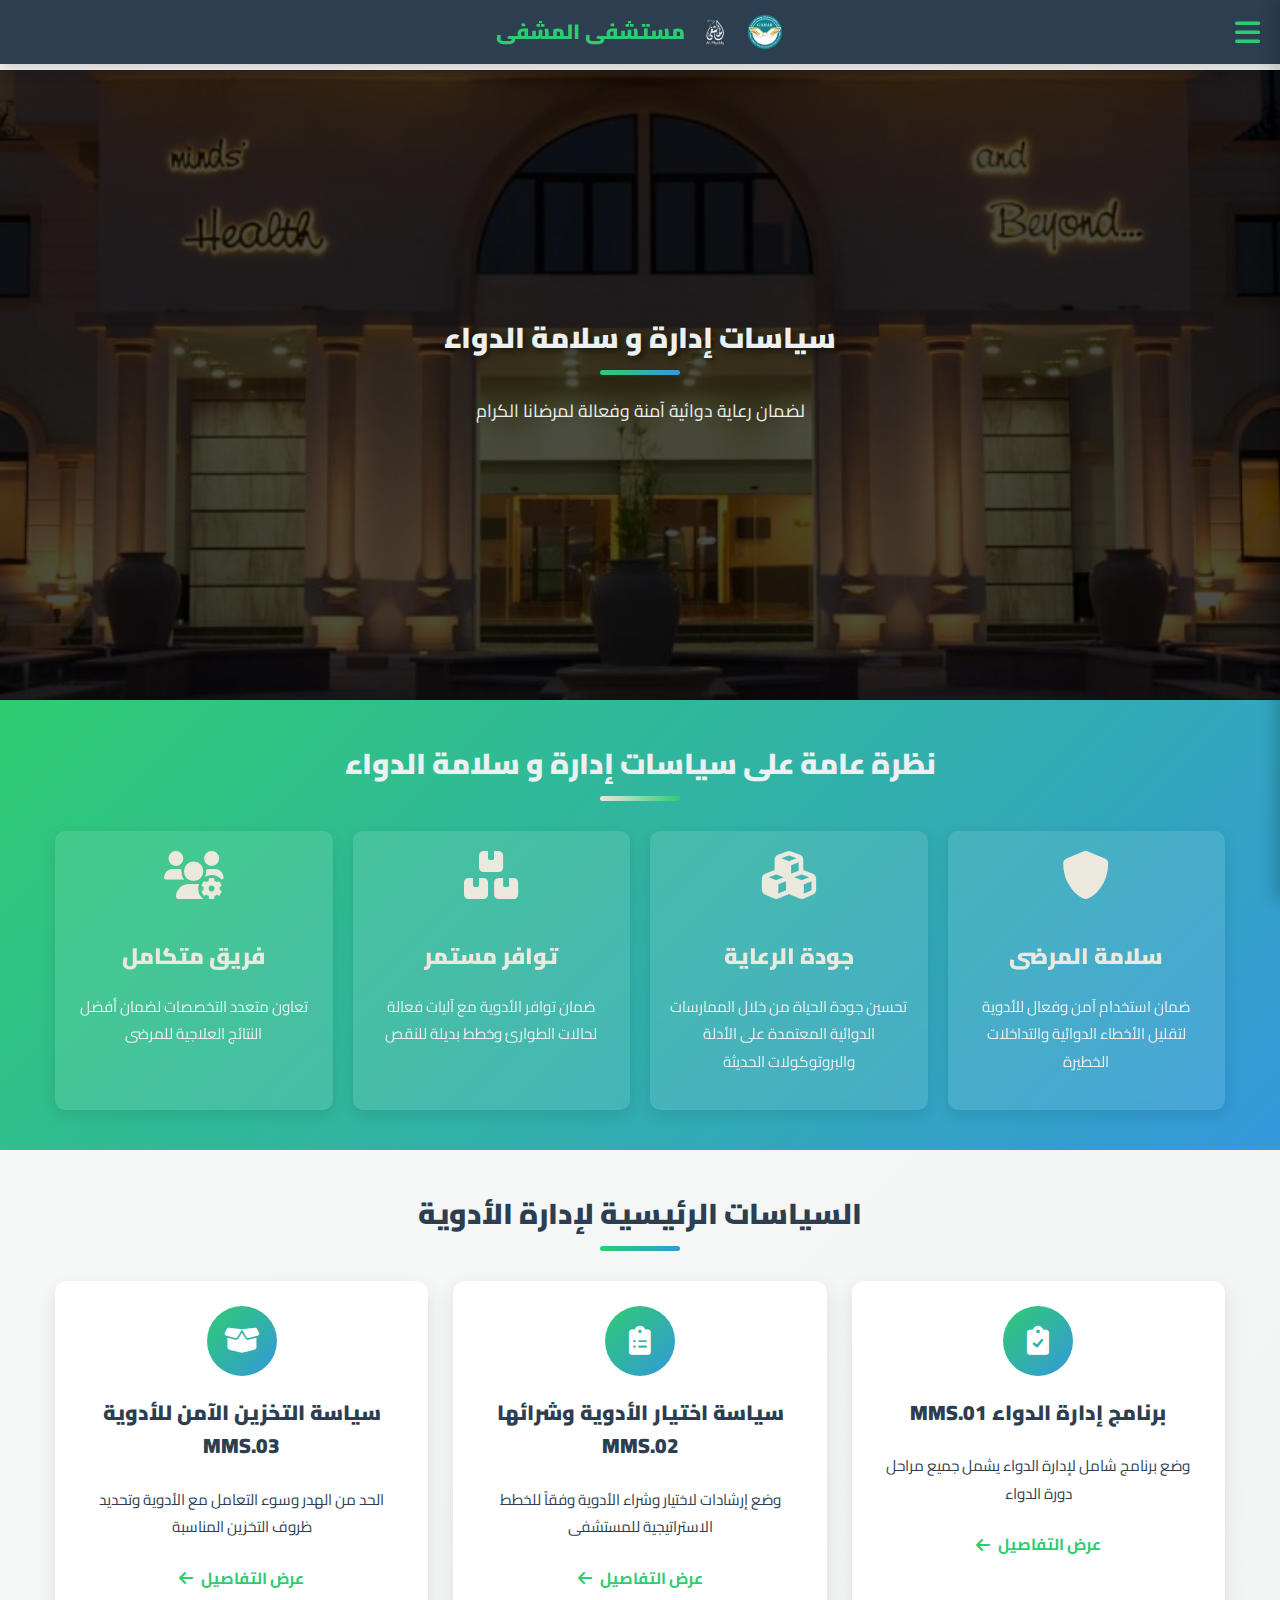
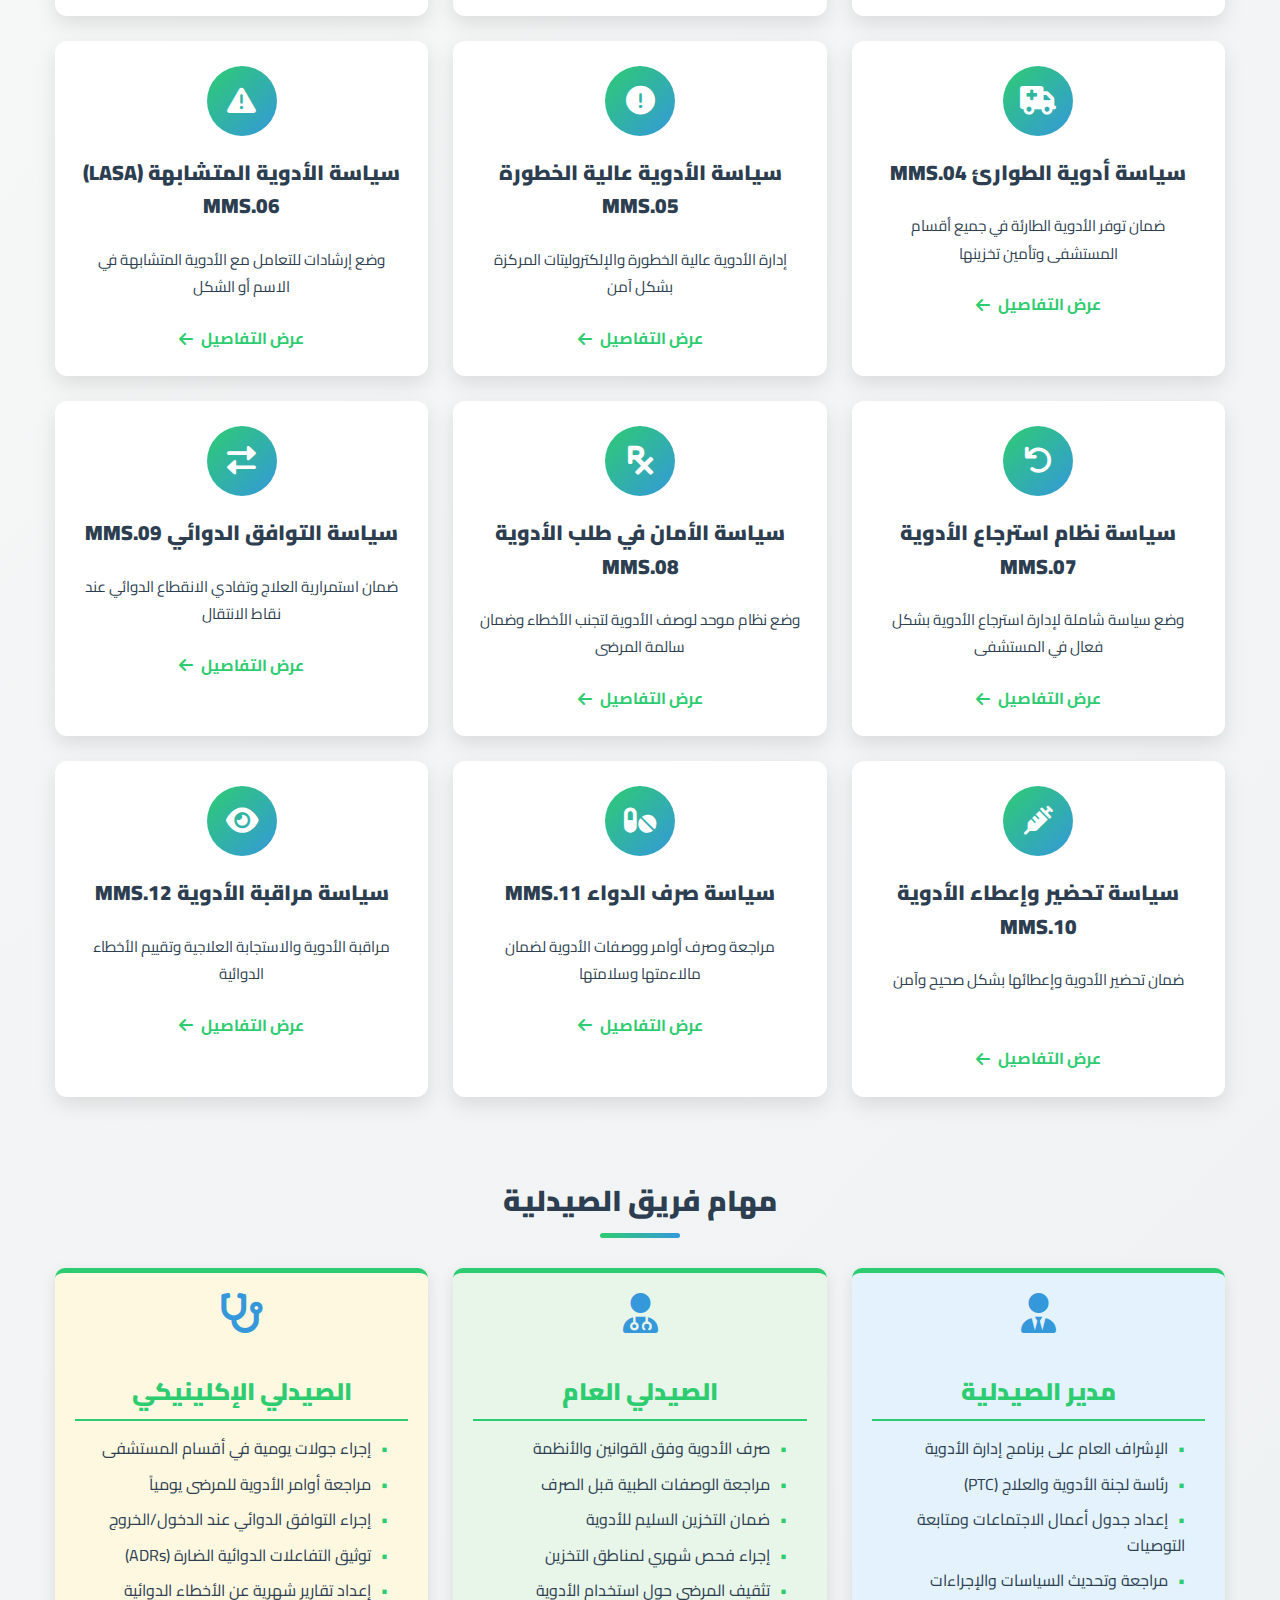
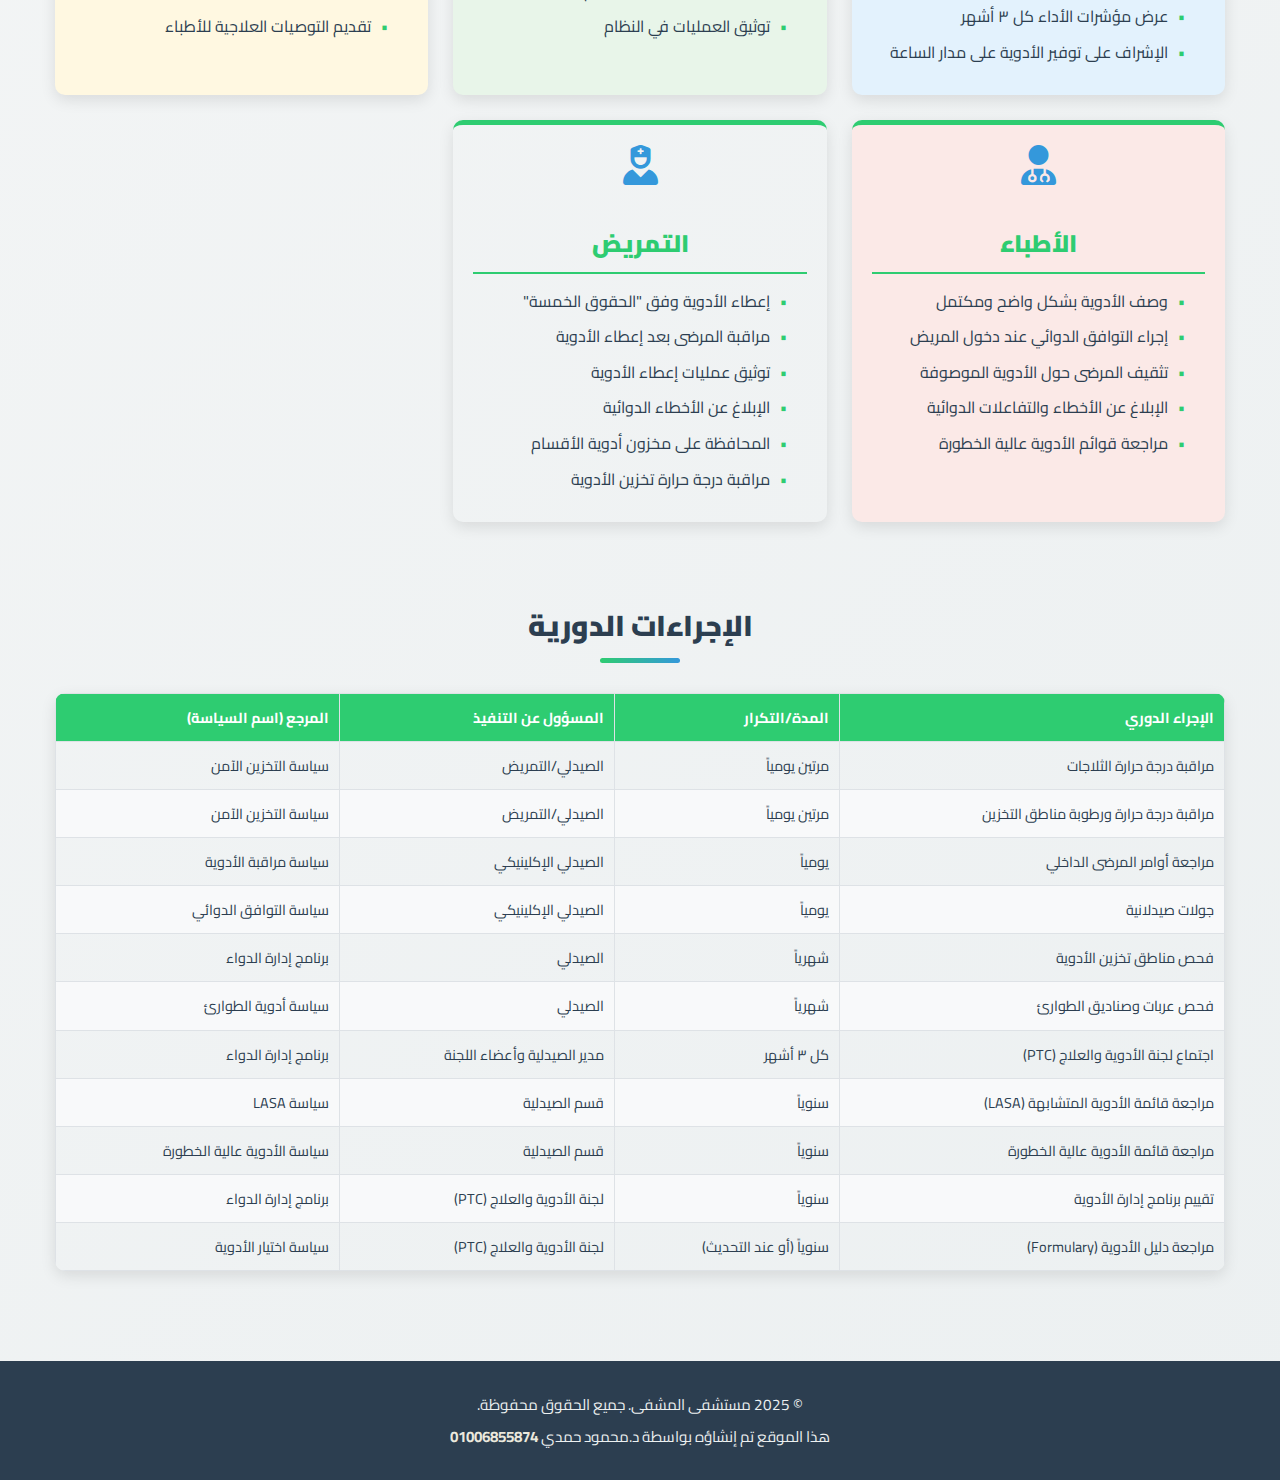
<file: index.html>
<!DOCTYPE html>
<html lang="ar" dir="rtl">

<head>
    <meta charset="UTF-8">
    <meta name="viewport" content="width=device-width, initial-scale=1.0">
    <title>سياسات إدارة و سلامة الدواء - مستشفى المشفى</title>
    <link href="https://fonts.googleapis.com/css2?family=Cairo:wght@400;700;900&display=swap" rel="stylesheet">
    <link rel="stylesheet" href="https://cdnjs.cloudflare.com/ajax/libs/font-awesome/6.0.0-beta3/css/all.min.css">
    <link rel="stylesheet" href="styles.css">
</head>

<body>
    <header id="main-header">
        <div class="container header-content">
            <div class="burger-menu" id="burgerMenu">
                <i class="fas fa-bars"></i>
            </div>
            <div class="logo-area">
                <div class="logos">
                    <img src="1.svg" alt="شعار المستشفى" class="logo">
                    <img src="2.png" alt="شعار المستشفى" class="logo">
                </div>
                <h1 class="site-title">مستشفى المشفى</h1>
            </div>
        </div>
    </header>

    <nav id="side-nav">
        <div class="close-btn" id="closeNav">
            <i class="fas fa-times"></i>
        </div>
        <ul class="nav-links" id="navLinks">
            <li><a href="#hero">الرئيسية</a></li>
            <li><a href="#overview">نظرة عامة</a></li>
            <li><a href="#policies">السياسات</a></li>
            <li><a href="#roles">مهام الفريق</a></li>
            <li><a href="#periodic-procedures">الإجراءات الدورية</a></li>
        </ul>
    </nav>
    <div id="overlay"></div>

    <main>
        <section id="hero" class="fade-in-up">
            <div class="container hero-content">
                <h2>سياسات إدارة و سلامة الدواء</h2>
                <p>لضمان رعاية دوائية آمنة وفعالة لمرضانا الكرام</p>
            </div>
        </section>

        <section id="overview" class="section-padded section-gradient">
            <div class="container">
                <h2>نظرة عامة على سياسات إدارة و سلامة الدواء
                </h2>
                <div class="overview-grid">
                    <div class="overview-item">
                        <i class="fas fa-shield-alt icon-large"></i>
                        <h3>سلامة المرضى</h3>
                        <p>ضمان استخدام آمن وفعال للأدوية لتقليل الأخطاء الدوائية والتداخلات الخطيرة</p>
                    </div>
                    <div class="overview-item">
                        <i class="fas fa-cubes icon-large"></i>
                        <h3>جودة الرعاية</h3>
                        <p>تحسين جودة الحياة من خلال الممارسات الدوائية المعتمدة على الأدلة والبروتوكولات الحديثة</p>
                    </div>
                    <div class="overview-item">
                        <i class="fas fa-boxes icon-large"></i>
                        <h3>توافر مستمر</h3>
                        <p>ضمان توافر الأدوية مع آليات فعالة لحالات الطوارئ وخطط بديلة للنقص</p>
                    </div>
                    <div class="overview-item">
                        <i class="fas fa-users-cog icon-large"></i>
                        <h3>فريق متكامل</h3>
                        <p>تعاون متعدد التخصصات لضمان أفضل النتائج العلاجية للمرضى</p>
                    </div>
                </div>
            </div>
        </section>

        <section id="policies" class="section-padded">
            <div class="container">
                <h2>السياسات الرئيسية لإدارة الأدوية</h2>

                <div class="policy-cards">
                    <a href="mms01.html" class="policy-card">
                        <div class="policy-icon">
                            <i class="fas fa-clipboard-check"></i>
                        </div>
                        <h3>برنامج إدارة الدواء MMS.01</h3>
                        <p>وضع برنامج شامل لإدارة الدواء يشمل جميع مراحل دورة الدواء</p>
                        <div class="policy-more">عرض التفاصيل <i class="fas fa-arrow-left"></i></div>
                    </a>

                    <a href="mms02.html" class="policy-card">
                        <div class="policy-icon">
                            <i class="fas fa-clipboard-list"></i>
                        </div>
                        <h3>سياسة اختيار الأدوية وشرائها MMS.02</h3>
                        <p>وضع إرشادات لاختيار وشراء الأدوية وفقاً للخطط الاستراتيجية للمستشفى</p>
                        <div class="policy-more">عرض التفاصيل <i class="fas fa-arrow-left"></i></div>
                    </a>

                    <a href="mms03.html" class="policy-card">
                        <div class="policy-icon">
                            <i class="fas fa-box-open"></i>
                        </div>
                        <h3>سياسة التخزين الآمن للأدوية MMS.03</h3>
                        <p>الحد من الهدر وسوء التعامل مع الأدوية وتحديد ظروف التخزين المناسبة</p>
                        <div class="policy-more">عرض التفاصيل <i class="fas fa-arrow-left"></i></div>
                    </a>

                    <a href="mms04.html" class="policy-card">
                        <div class="policy-icon">
                            <i class="fas fa-ambulance"></i>
                        </div>
                        <h3>سياسة أدوية الطوارئ MMS.04</h3>
                        <p>ضمان توفر الأدوية الطارئة في جميع أقسام المستشفى وتأمين تخزينها</p>
                        <div class="policy-more">عرض التفاصيل <i class="fas fa-arrow-left"></i></div>
                    </a>

                    <a href="mms05.html" class="policy-card">
                        <div class="policy-icon">
                            <i class="fas fa-exclamation-circle"></i>
                        </div>
                        <h3>سياسة الأدوية عالية الخطورة MMS.05</h3>
                        <p>إدارة الأدوية عالية الخطورة والإلكتروليتات المركزة بشكل آمن</p>
                        <div class="policy-more">عرض التفاصيل <i class="fas fa-arrow-left"></i></div>
                    </a>

                    <a href="mms06.html" class="policy-card">
                        <div class="policy-icon">
                            <i class="fas fa-exclamation-triangle"></i>
                        </div>
                        <h3>سياسة الأدوية المتشابهة (LASA) MMS.06</h3>
                        <p>وضع إرشادات للتعامل مع الأدوية المتشابهة في الاسم أو الشكل</p>
                        <div class="policy-more">عرض التفاصيل <i class="fas fa-arrow-left"></i></div>
                    </a>

                    <a href="mms07.html" class="policy-card">
                        <div class="policy-icon">
                            <i class="fas fa-undo"></i>
                        </div>
                        <h3>سياسة نظام استرجاع الأدوية MMS.07</h3>
                        <p>وضع سياسة شاملة لإدارة استرجاع الأدوية بشكل فعال في المستشفى</p>
                        <div class="policy-more">عرض التفاصيل <i class="fas fa-arrow-left"></i></div>
                    </a>

                    <a href="mms08.html" class="policy-card">
                        <div class="policy-icon">
                            <i class="fas fa-prescription"></i>
                        </div>
                        <h3>سياسة الأمان في طلب الأدوية MMS.08</h3>
                        <p>وضع نظام موحد لوصف الأدوية لتجنب الأخطاء وضمان سالمة المرضى</p>
                        <div class="policy-more">عرض التفاصيل <i class="fas fa-arrow-left"></i></div>
                    </a>

                    <a href="mms09.html" class="policy-card">
                        <div class="policy-icon">
                            <i class="fas fa-exchange-alt"></i>
                        </div>
                        <h3>سياسة التوافق الدوائي MMS.09</h3>
                        <p>ضمان استمرارية العلاج وتفادي الانقطاع الدوائي عند نقاط الانتقال</p>
                        <div class="policy-more">عرض التفاصيل <i class="fas fa-arrow-left"></i></div>
                    </a>

                    <a href="mms10.html" class="policy-card">
                        <div class="policy-icon">
                            <i class="fas fa-syringe"></i>
                        </div>
                        <h3>سياسة تحضير وإعطاء الأدوية MMS.10</h3>
                        <p>ضمان تحضير الأدوية وإعطائها بشكل صحيح وآمن</p>
                        <div class="policy-more">عرض التفاصيل <i class="fas fa-arrow-left"></i></div>
                    </a>

                    <a href="mms11.html" class="policy-card">
                        <div class="policy-icon">
                            <i class="fas fa-pills"></i>
                        </div>
                        <h3>سياسة صرف الدواء MMS.11</h3>
                        <p>مراجعة وصرف أوامر ووصفات الأدوية لضمان مالاءمتها وسلامتها</p>
                        <div class="policy-more">عرض التفاصيل <i class="fas fa-arrow-left"></i></div>
                    </a>

                    <a href="mms12.html" class="policy-card">
                        <div class="policy-icon">
                            <i class="fas fa-eye"></i>
                        </div>
                        <h3>سياسة مراقبة الأدوية MMS.12</h3>
                        <p>مراقبة الأدوية والاستجابة العلاجية وتقييم الأخطاء الدوائية</p>
                        <div class="policy-more">عرض التفاصيل <i class="fas fa-arrow-left"></i></div>
                    </a>
                </div>
            </div>
        </section>

        <section id="roles" class="section-padded">
            <div class="container">
                <h2>مهام فريق الصيدلية</h2>
                <div class="role-grid">
                    <div class="role-card">
                        <i class="fas fa-user-tie icon-medium"></i>
                        <h3>مدير الصيدلية</h3>
                        <ul>
                            <li>الإشراف العام على برنامج إدارة الأدوية</li>
                            <li>رئاسة لجنة الأدوية والعلاج (PTC)</li>
                            <li>إعداد جدول أعمال الاجتماعات ومتابعة التوصيات</li>
                            <li>مراجعة وتحديث السياسات والإجراءات</li>
                            <li>عرض مؤشرات الأداء كل ٣ أشهر</li>
                            <li>الإشراف على توفير الأدوية على مدار الساعة</li>
                        </ul>
                    </div>
                    <div class="role-card">
                        <i class="fas fa-user-md icon-medium"></i>
                        <h3>الصيدلي العام</h3>
                        <ul>
                            <li>صرف الأدوية وفق القوانين والأنظمة</li>
                            <li>مراجعة الوصفات الطبية قبل الصرف</li>
                            <li>ضمان التخزين السليم للأدوية</li>
                            <li>إجراء فحص شهري لمناطق التخزين</li>
                            <li>تثقيف المرضى حول استخدام الأدوية</li>
                            <li>توثيق العمليات في النظام</li>
                        </ul>
                    </div>
                    <div class="role-card">
                        <i class="fas fa-stethoscope icon-medium"></i>
                        <h3>الصيدلي الإكلينيكي</h3>
                        <ul>
                            <li>إجراء جولات يومية في أقسام المستشفى</li>
                            <li>مراجعة أوامر الأدوية للمرضى يومياً</li>
                            <li>إجراء التوافق الدوائي عند الدخول/الخروج</li>
                            <li>توثيق التفاعلات الدوائية الضارة (ADRs)</li>
                            <li>إعداد تقارير شهرية عن الأخطاء الدوائية</li>
                            <li>تقديم التوصيات العلاجية للأطباء</li>
                        </ul>
                    </div>
                    <div class="role-card">
                        <i class="fas fa-user-md icon-medium"></i>
                        <h3>الأطباء</h3>
                        <ul>
                            <li>وصف الأدوية بشكل واضح ومكتمل</li>
                            <li>إجراء التوافق الدوائي عند دخول المريض</li>
                            <li>تثقيف المرضى حول الأدوية الموصوفة</li>
                            <li>الإبلاغ عن الأخطاء والتفاعلات الدوائية</li>
                            <li>مراجعة قوائم الأدوية عالية الخطورة</li>
                        </ul>
                    </div>
                    <div class="role-card">
                        <i class="fas fa-user-nurse icon-medium"></i>
                        <h3>التمريض</h3>
                        <ul>
                            <li>إعطاء الأدوية وفق "الحقوق الخمسة"</li>
                            <li>مراقبة المرضى بعد إعطاء الأدوية</li>
                            <li>توثيق عمليات إعطاء الأدوية</li>
                            <li>الإبلاغ عن الأخطاء الدوائية</li>
                            <li>المحافظة على مخزون أدوية الأقسام</li>
                            <li>مراقبة درجة حرارة تخزين الأدوية</li>
                        </ul>
                    </div>
                </div>
            </div>
        </section>

        <section id="periodic-procedures" class="section-padded">
            <div class="container">
                <h2>الإجراءات الدورية</h2>
                <table class="periodic-table">
                    <thead>
                        <tr>
                            <th>الإجراء الدوري</th>
                            <th>المدة/التكرار</th>
                            <th>المسؤول عن التنفيذ</th>
                            <th>المرجع (اسم السياسة)</th>
                        </tr>
                    </thead>
                    <tbody>
                        <tr>
                            <td>مراقبة درجة حرارة الثلاجات</td>
                            <td>مرتين يومياً</td>
                            <td>الصيدلي/التمريض</td>
                            <td>سياسة التخزين الآمن</td>
                        </tr>
                        <tr>
                            <td>مراقبة درجة حرارة ورطوبة مناطق التخزين</td>
                            <td>مرتين يومياً</td>
                            <td>الصيدلي/التمريض</td>
                            <td>سياسة التخزين الآمن</td>
                        </tr>
                        <tr>
                            <td>مراجعة أوامر المرضى الداخلي</td>
                            <td>يومياً</td>
                            <td>الصيدلي الإكلينيكي</td>
                            <td>سياسة مراقبة الأدوية</td>
                        </tr>
                        <tr>
                            <td>جولات صيدلانية</td>
                            <td>يومياً</td>
                            <td>الصيدلي الإكلينيكي</td>
                            <td>سياسة التوافق الدوائي</td>
                        </tr>
                        <tr>
                            <td>فحص مناطق تخزين الأدوية</td>
                            <td>شهرياً</td>
                            <td>الصيدلي</td>
                            <td>برنامج إدارة الدواء</td>
                        </tr>
                        <tr>
                            <td>فحص عربات وصناديق الطوارئ</td>
                            <td>شهرياً</td>
                            <td>الصيدلي</td>
                            <td>سياسة أدوية الطوارئ</td>
                        </tr>
                        <tr>
                            <td>اجتماع لجنة الأدوية والعلاج (PTC)</td>
                            <td>كل ٣ أشهر</td>
                            <td>مدير الصيدلية وأعضاء اللجنة</td>
                            <td>برنامج إدارة الدواء</td>
                        </tr>
                        <tr>
                            <td>مراجعة قائمة الأدوية المتشابهة (LASA)</td>
                            <td>سنوياً</td>
                            <td>قسم الصيدلية</td>
                            <td>سياسة LASA</td>
                        </tr>
                        <tr>
                            <td>مراجعة قائمة الأدوية عالية الخطورة</td>
                            <td>سنوياً</td>
                            <td>قسم الصيدلية</td>
                            <td>سياسة الأدوية عالية الخطورة</td>
                        </tr>
                        <tr>
                            <td>تقييم برنامج إدارة الأدوية</td>
                            <td>سنوياً</td>
                            <td>لجنة الأدوية والعلاج (PTC)</td>
                            <td>برنامج إدارة الدواء</td>
                        </tr>
                        <tr>
                            <td>مراجعة دليل الأدوية (Formulary)</td>
                            <td>سنوياً (أو عند التحديث)</td>
                            <td>لجنة الأدوية والعلاج (PTC)</td>
                            <td>سياسة اختيار الأدوية</td>
                        </tr>
                    </tbody>
                </table>
            </div>
        </section>
    </main>

    <footer id="main-footer">
        <div class="container footer-content">
            <p>&copy; 2025 مستشفى المشفى. جميع الحقوق محفوظة.</p>
            <p>هذا الموقع تم إنشاؤه بواسطة د.محمود حمدي <a href="tel:+201006855874" class="phone-number">01006855874</a>
            </p>
        </div>
    </footer>

    <script src="script.js"></script>
</body>

</html>
</file>
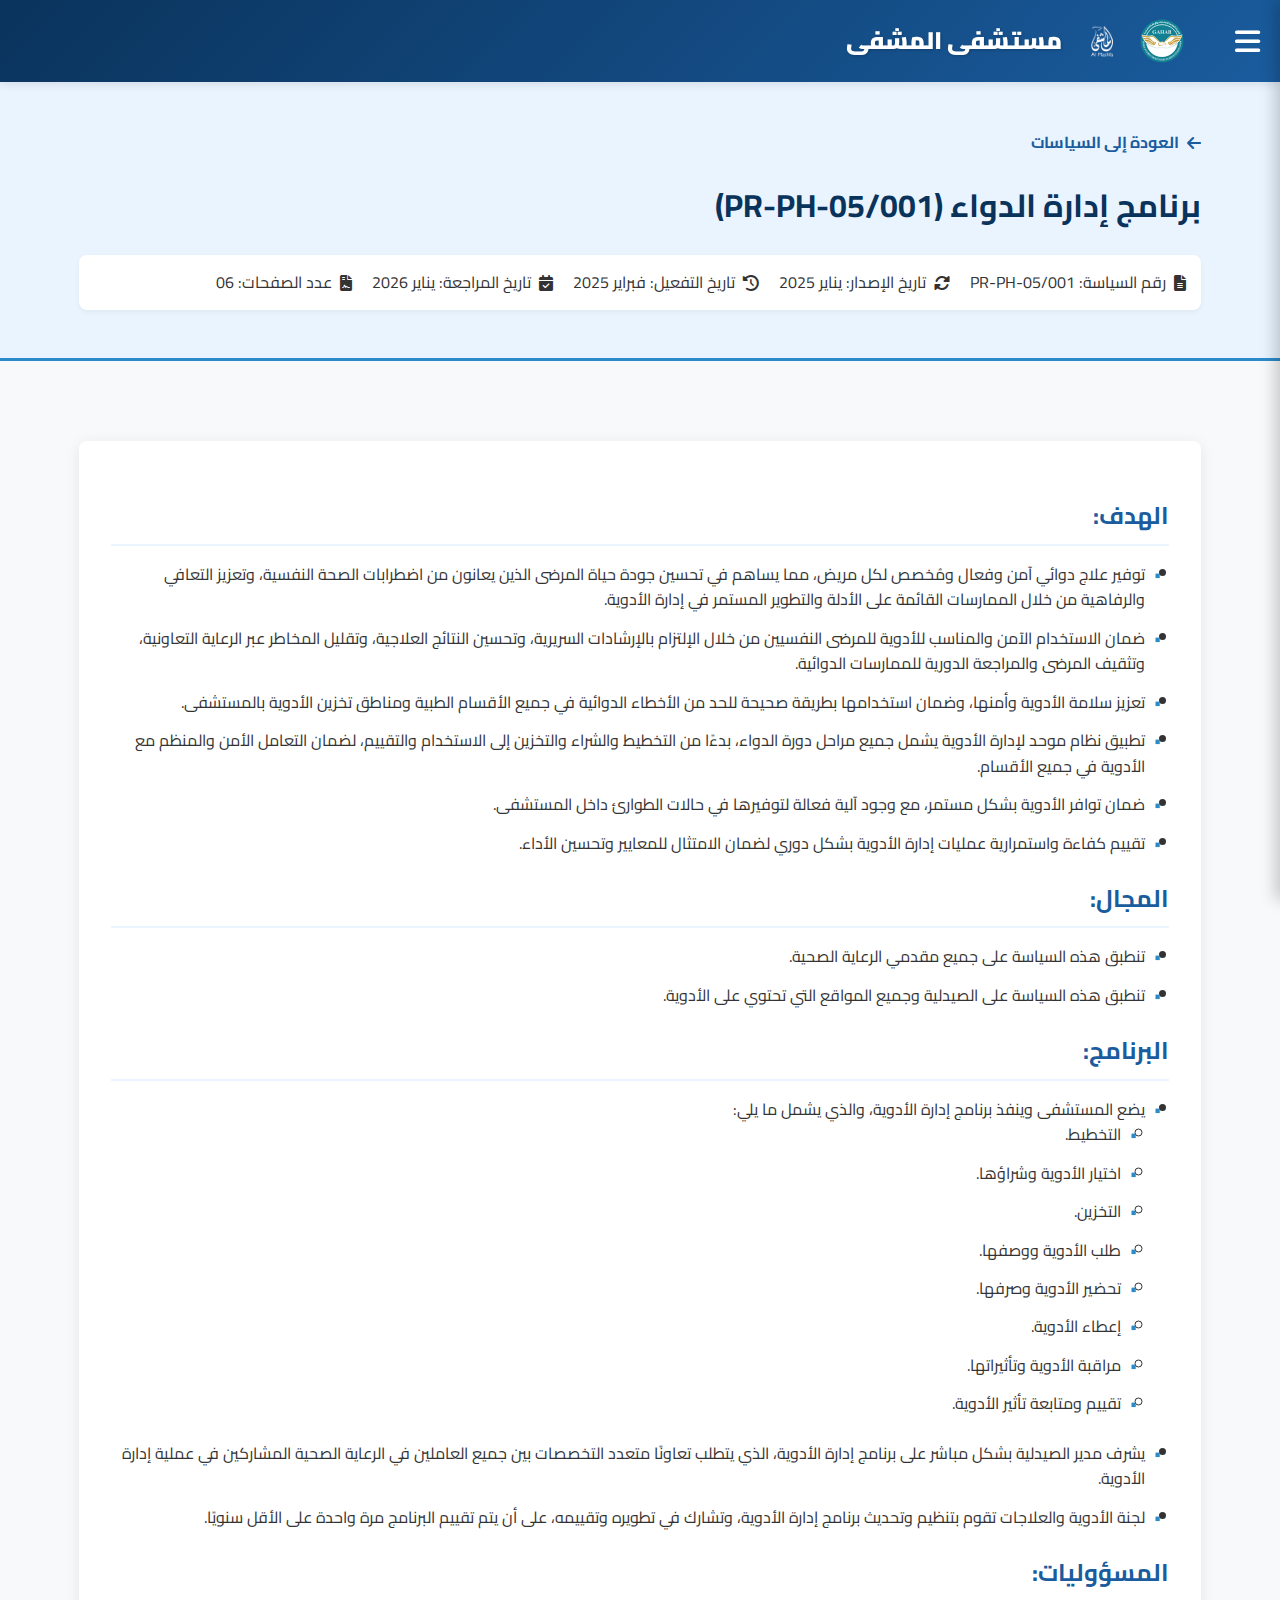
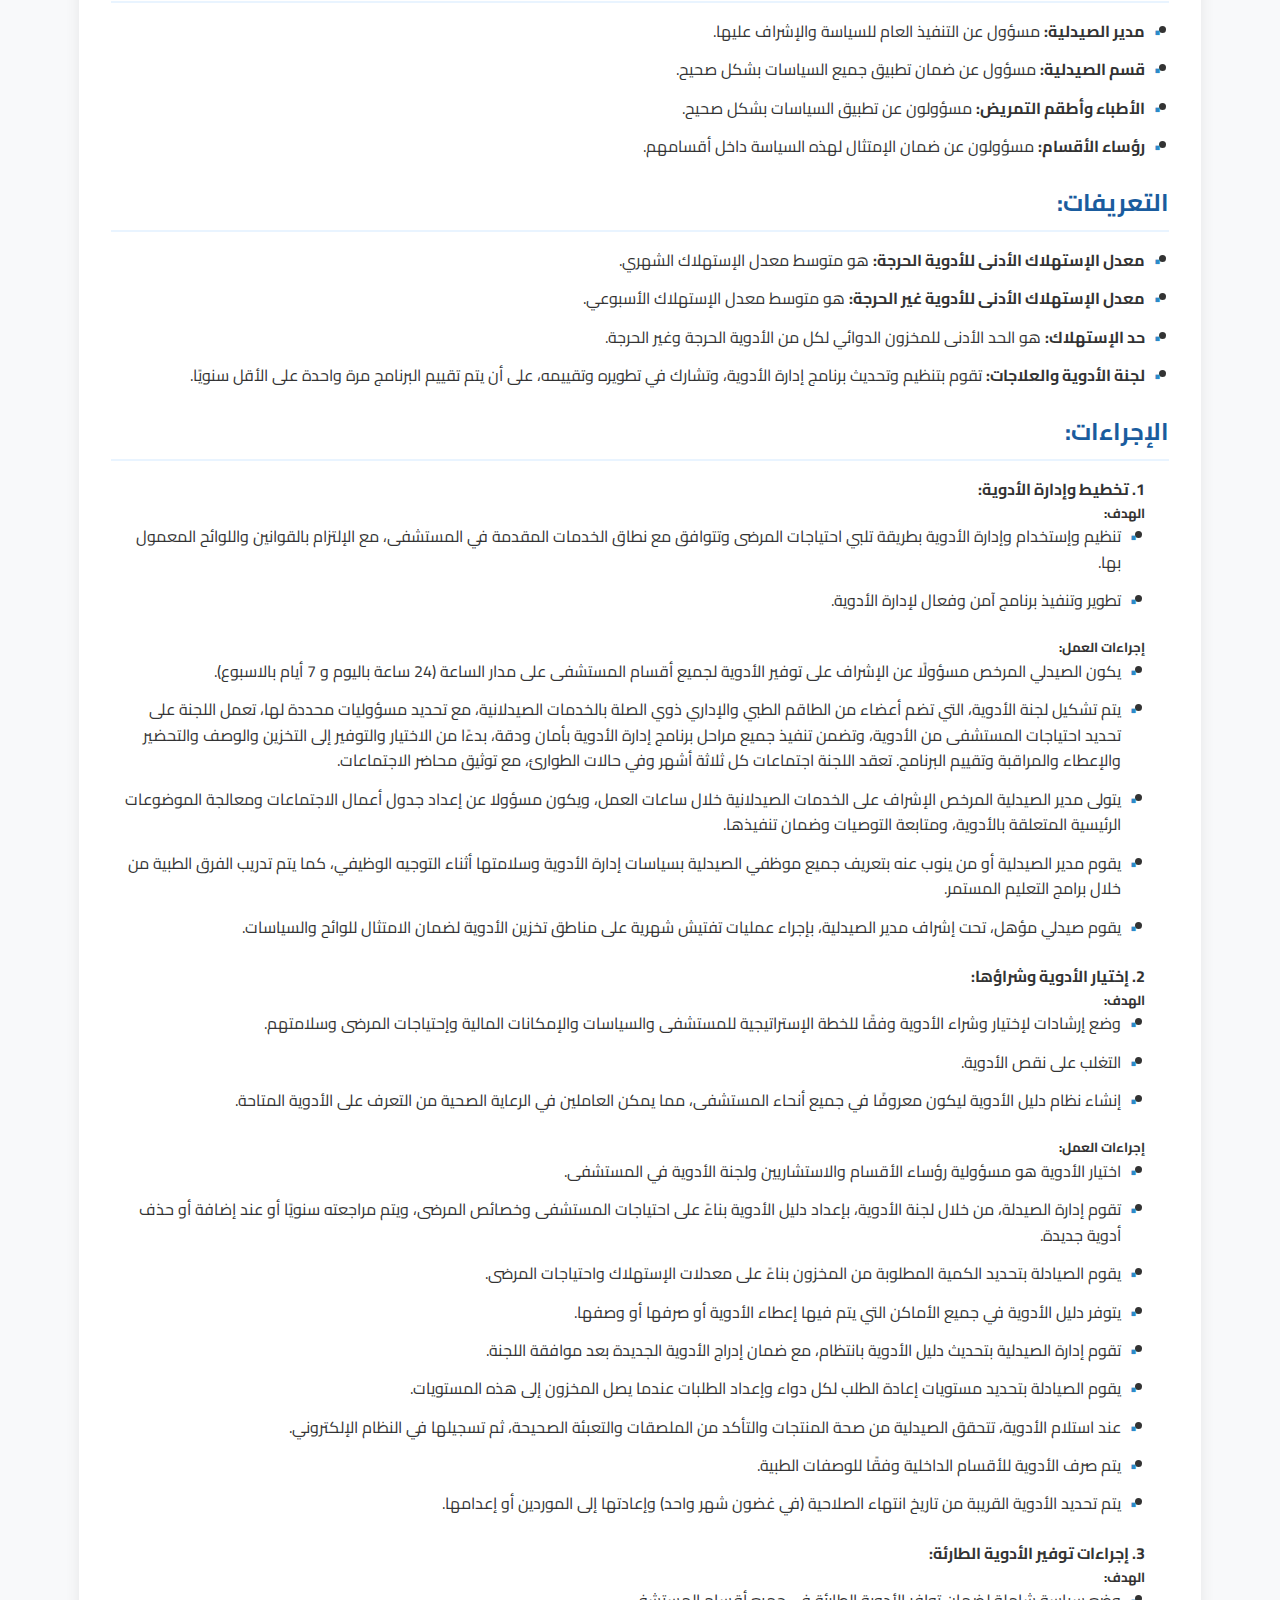
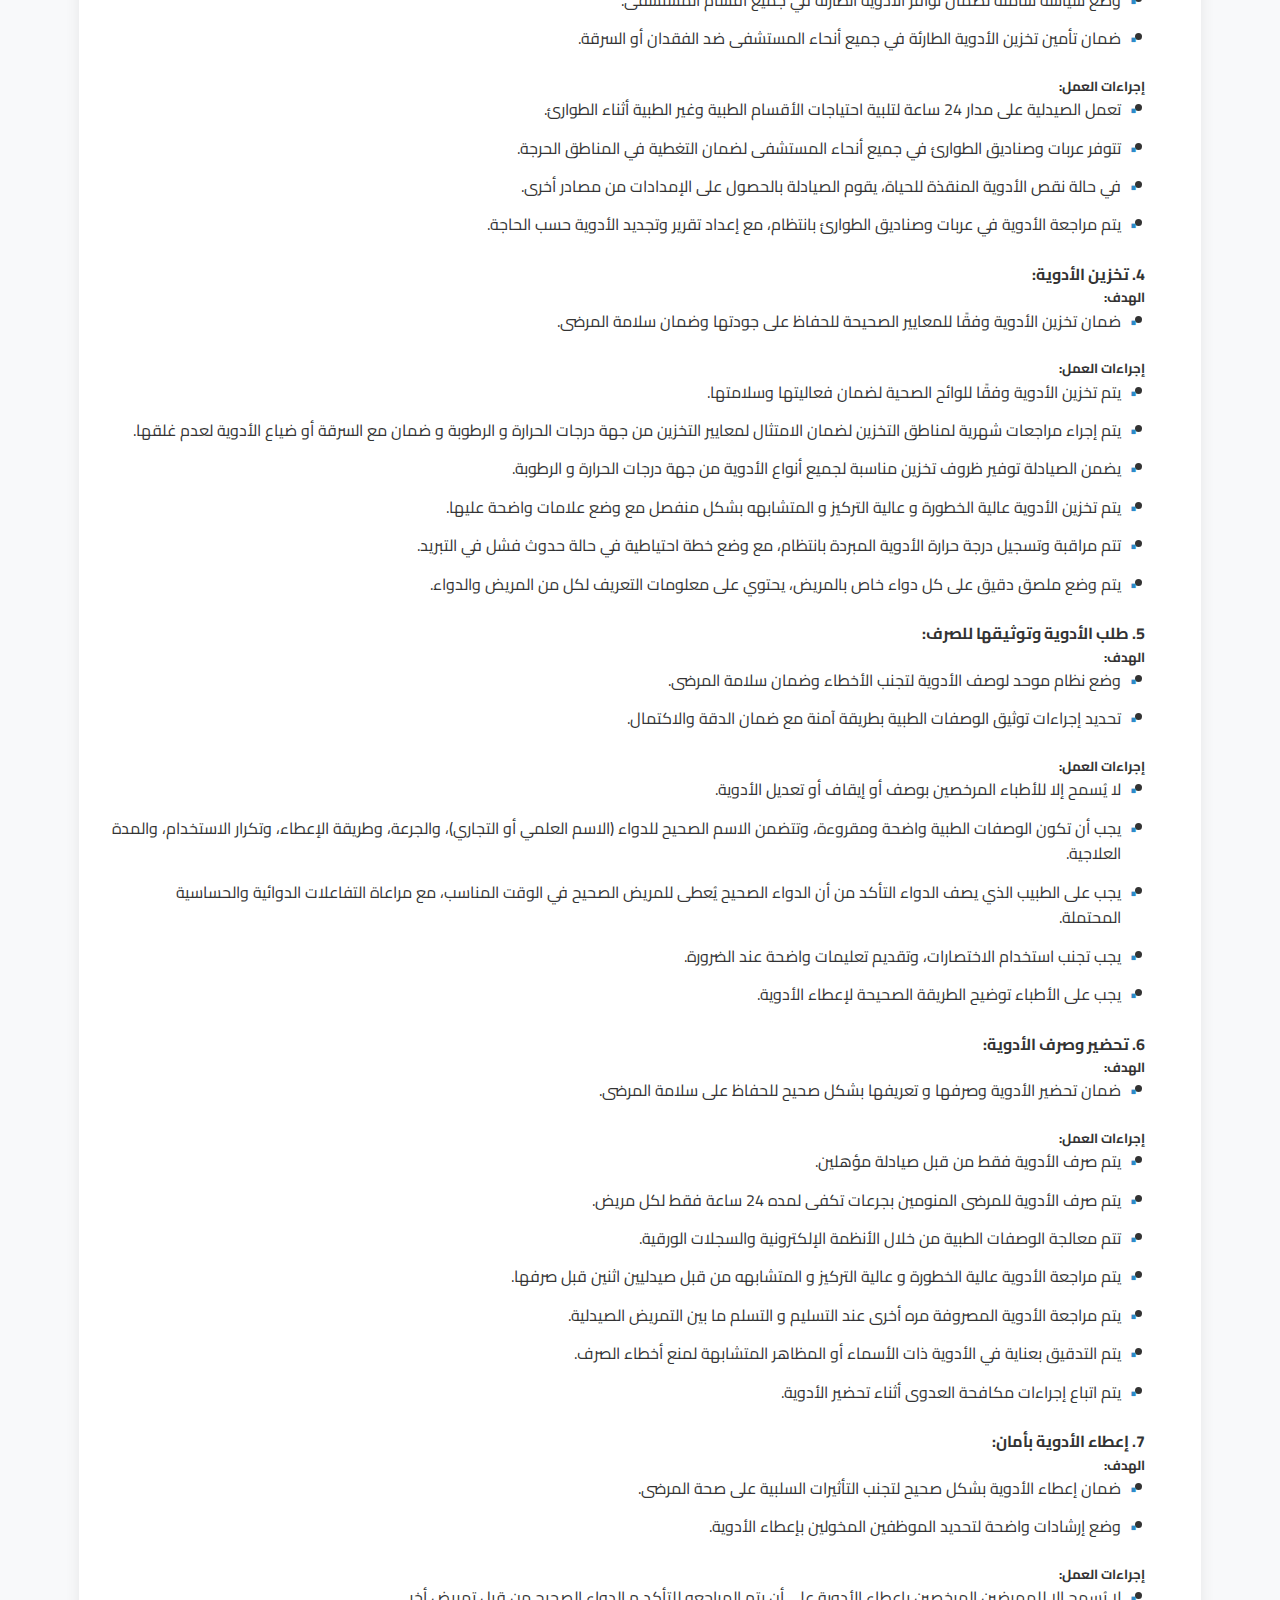
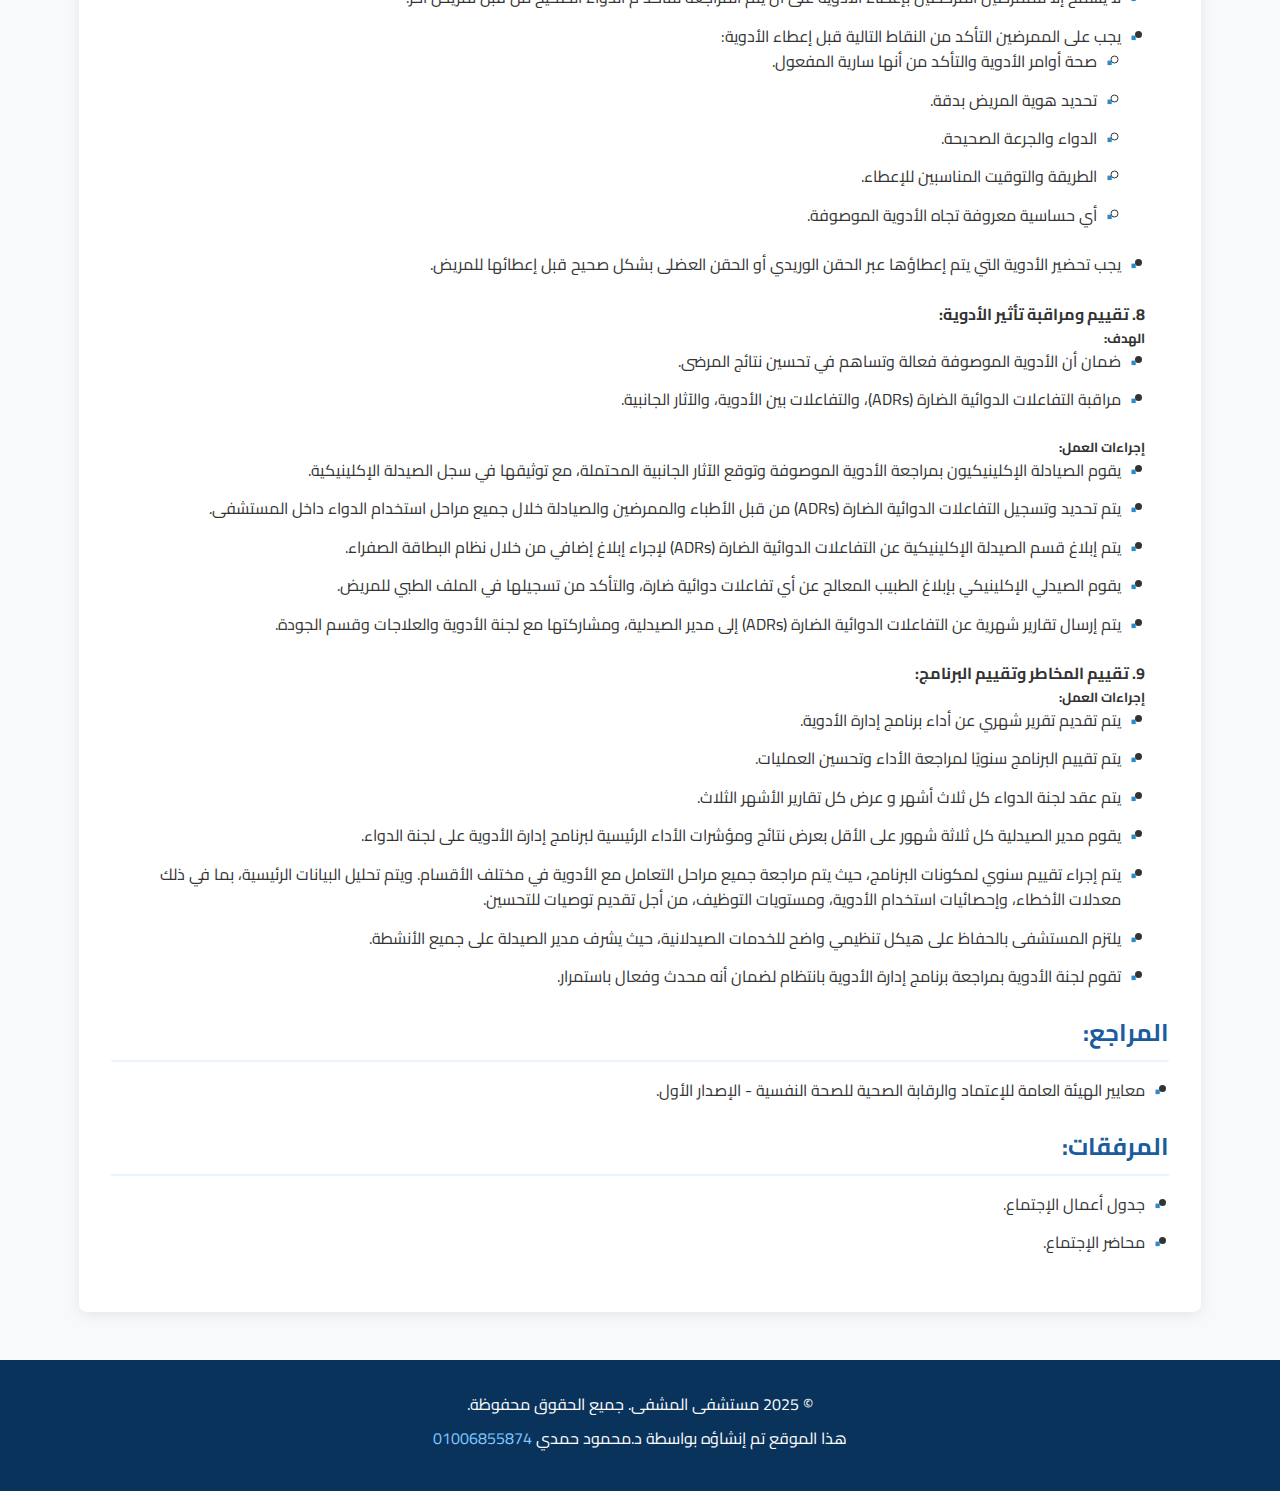
<file: mms01.html>
<!DOCTYPE html>
<html lang="ar" dir="rtl">
<head>
    <meta charset="UTF-8">
    <meta name="viewport" content="width=device-width, initial-scale=1.0">
    <title>برنامج إدارة الدواء - مستشفى المشفى</title>
    <link href="https://fonts.googleapis.com/css2?family=Cairo:wght@400;700;900&display=swap" rel="stylesheet">
    <link rel="stylesheet" href="https://cdnjs.cloudflare.com/ajax/libs/font-awesome/6.0.0-beta3/css/all.min.css">
    <link rel="stylesheet" href="styles-mms.css">
</head>
<body>
    <header id="main-header">
        <div class="container header-content">
            <div class="burger-menu" id="burgerMenu">
                <i class="fas fa-bars"></i>
            </div>
            <div class="logo-area">
                <div class="logos">
                    <img src="1.svg" alt="شعار المستشفى" class="logo">
                    <img src="2.png" alt="شعار المستشفى" class="logo">
                </div>
                <h1 class="site-title">مستشفى المشفى</h1>
            </div>
        </div>
    </header>

    <nav id="side-nav">
        <div class="close-btn" id="closeNav">
            <i class="fas fa-times"></i>
        </div>
        <ul class="nav-links" id="navLinks">
            <li><a href="index.html">الرئيسية</a></li>
            <li><a href="index.html#overview">نظرة عامة</a></li>
            <li><a href="index.html#policies">السياسات</a></li>
            <li><a href="index.html#roles">مهام الفريق</a></li>
            <li><a href="index.html#periodic-procedures">الإجراءات الدورية</a></li>
        </ul>
    </nav>
    <div id="overlay"></div>

    <main>
        <section class="section-padded policy-header">
            <div class="container">
                <a href="index.html#policies" class="back-link">
                    <i class="fas fa-arrow-right"></i> العودة إلى السياسات
                </a>
                <h2>برنامج إدارة الدواء (PR-PH-05/001)</h2>
                <div class="policy-meta">
                    <span><i class="fas fa-file-alt"></i> رقم السياسة: PR-PH-05/001</span>
                    <span><i class="fas fa-sync-alt"></i> تاريخ الإصدار: يناير 2025</span>
                    <span><i class="fas fa-history"></i> تاريخ التفعيل: فبراير 2025</span>
                    <span><i class="fas fa-calendar-check"></i> تاريخ المراجعة: يناير 2026</span>
                    <span><i class="fas fa-file-contract"></i> عدد الصفحات: 06</span>
                </div>
            </div>
        </section>

        <section class="section-padded">
            <div class="container">
                <div class="policy-content">
                    <h3>الهدف:</h3>
                    <ul>
                        <li>توفير علاج دوائي آمن وفعال ومُخصص لكل مريض، مما يساهم في تحسين جودة حياة المرضى الذين يعانون من اضطرابات الصحة النفسية، وتعزيز التعافي والرفاهية من خلال الممارسات القائمة على الأدلة والتطوير المستمر في إدارة الأدوية.</li>
                        <li>ضمان الاستخدام الآمن والمناسب للأدوية للمرضى النفسيين من خلال الإلتزام بالإرشادات السريرية، وتحسين النتائج العلاجية، وتقليل المخاطر عبر الرعاية التعاونية، وتثقيف المرضى والمراجعة الدورية للممارسات الدوائية.</li>
                        <li>تعزيز سلامة الأدوية وأمنها، وضمان استخدامها بطريقة صحيحة للحد من الأخطاء الدوائية في جميع الأقسام الطبية ومناطق تخزين الأدوية بالمستشفى.</li>
                        <li>تطبيق نظام موحد لإدارة الأدوية يشمل جميع مراحل دورة الدواء، بدءًا من التخطيط والشراء والتخزين إلى الاستخدام والتقييم، لضمان التعامل الأمن والمنظم مع الأدوية في جميع الأقسام.</li>
                        <li>ضمان توافر الأدوية بشكل مستمر، مع وجود آلية فعالة لتوفيرها في حالات الطوارئ داخل المستشفى.</li>
                        <li>تقييم كفاءة واستمرارية عمليات إدارة الأدوية بشكل دوري لضمان الامتثال للمعايير وتحسين الأداء.</li>
                    </ul>
                    
                    <h3>المجال:</h3>
                    <ul>
                        <li>تنطبق هذه السياسة على جميع مقدمي الرعاية الصحية.</li>
                        <li>تنطبق هذه السياسة على الصيدلية وجميع المواقع التي تحتوي على الأدوية.</li>
                    </ul>
                    
                    <h3>البرنامج:</h3>
                    <ul>
                        <li>يضع المستشفى وينفذ برنامج إدارة الأدوية، والذي يشمل ما يلي:
                            <ul>
                                <li>التخطيط.</li>
                                <li>اختيار الأدوية وشراؤها.</li>
                                <li>التخزين.</li>
                                <li>طلب الأدوية ووصفها.</li>
                                <li>تحضير الأدوية وصرفها.</li>
                                <li>إعطاء الأدوية.</li>
                                <li>مراقبة الأدوية وتأثيراتها.</li>
                                <li>تقييم ومتابعة تأثير الأدوية.</li>
                            </ul>
                        </li>
                        <li>يشرف مدير الصيدلية بشكل مباشر على برنامج إدارة الأدوية، الذي يتطلب تعاونًا متعدد التخصصات بين جميع العاملين في الرعاية الصحية المشاركين في عملية إدارة الأدوية.</li>
                        <li>لجنة الأدوية والعلاجات تقوم بتنظيم وتحديث برنامج إدارة الأدوية، وتشارك في تطويره وتقييمه، على أن يتم تقييم البرنامج مرة واحدة على الأقل سنويًا.</li>
                    </ul>
                    
                    <h3>المسؤوليات:</h3>
                    <ul>
                        <li><strong>مدير الصيدلية:</strong> مسؤول عن التنفيذ العام للسياسة والإشراف عليها.</li>
                        <li><strong>قسم الصيدلية:</strong> مسؤول عن ضمان تطبيق جميع السياسات بشكل صحيح.</li>
                        <li><strong>الأطباء وأطقم التمريض:</strong> مسؤولون عن تطبيق السياسات بشكل صحيح.</li>
                        <li><strong>رؤساء الأقسام:</strong> مسؤولون عن ضمان الإمتثال لهذه السياسة داخل أقسامهم.</li>
                    </ul>
                    
                    <h3>التعريفات:</h3>
                    <ul>
                        <li><strong>معدل الإستهلاك الأدنى للأدوية الحرجة:</strong> هو متوسط معدل الإستهلاك الشهري.</li>
                        <li><strong>معدل الإستهلاك الأدنى للأدوية غير الحرجة:</strong> هو متوسط معدل الإستهلاك الأسبوعي.</li>
                        <li><strong>حد الإستهلاك:</strong> هو الحد الأدنى للمخزون الدوائي لكل من الأدوية الحرجة وغير الحرجة.</li>
                        <li><strong>لجنة الأدوية والعلاجات:</strong> تقوم بتنظيم وتحديث برنامج إدارة الأدوية، وتشارك في تطويره وتقييمه، على أن يتم تقييم البرنامج مرة واحدة على الأقل سنويًا.</li>
                    </ul>
                    
                    <h3>الإجراءات:</h3>
                    <div class="sub-section">
                        <h4>1. تخطيط وإدارة الأدوية:</h4>
                        <h5>الهدف:</h5>
                        <ul>
                            <li>تنظيم وإستخدام وإدارة الأدوية بطريقة تلبي احتياجات المرضى وتتوافق مع نطاق الخدمات المقدمة في المستشفى، مع الإلتزام بالقوانين واللوائح المعمول بها.</li>
                            <li>تطوير وتنفيذ برنامج آمن وفعال لإدارة الأدوية.</li>
                        </ul>
                        <h5>إجراءات العمل:</h5>
                        <ul>
                            <li>يكون الصيدلي المرخص مسؤولًا عن الإشراف على توفير الأدوية لجميع أقسام المستشفى على مدار الساعة (24 ساعة باليوم و 7 أيام بالاسبوع).</li>
                            <li>يتم تشكيل لجنة الأدوية، التي تضم أعضاء من الطاقم الطبي والإداري ذوي الصلة بالخدمات الصيدلانية، مع تحديد مسؤوليات محددة لها، تعمل اللجنة على تحديد احتياجات المستشفى من الأدوية، وتضمن تنفيذ جميع مراحل برنامج إدارة الأدوية بأمان ودقة، بدءًا من الاختيار والتوفير إلى التخزين والوصف والتحضير والإعطاء والمراقبة وتقييم البرنامج. تعقد اللجنة اجتماعات كل ثلاثة أشهر وفي حالات الطوارئ، مع توثيق محاضر الاجتماعات.</li>
                            <li>يتولى مدير الصيدلية المرخص الإشراف على الخدمات الصيدلانية خلال ساعات العمل، ويكون مسؤولا عن إعداد جدول أعمال الاجتماعات ومعالجة الموضوعات الرئيسية المتعلقة بالأدوية، ومتابعة التوصيات وضمان تنفيذها.</li>
                            <li>يقوم مدير الصيدلية أو من ينوب عنه بتعريف جميع موظفي الصيدلية بسياسات إدارة الأدوية وسلامتها أثناء التوجيه الوظيفي، كما يتم تدريب الفرق الطبية من خلال برامج التعليم المستمر.</li>
                            <li>يقوم صيدلي مؤهل، تحت إشراف مدير الصيدلية، بإجراء عمليات تفتيش شهرية على مناطق تخزين الأدوية لضمان الامتثال للوائح والسياسات.</li>
                        </ul>
                        <h4>2. إختيار الأدوية وشراؤها:</h4>
                        <h5>الهدف:</h5>
                        <ul>
                            <li>وضع إرشادات لإختيار وشراء الأدوية وفقًا للخطة الإستراتيجية للمستشفى والسياسات والإمكانات المالية وإحتياجات المرضى وسلامتهم.</li>
                            <li>التغلب على نقص الأدوية.</li>
                            <li>إنشاء نظام دليل الأدوية ليكون معروفًا في جميع أنحاء المستشفى، مما يمكن العاملين في الرعاية الصحية من التعرف على الأدوية المتاحة.</li>
                        </ul>
                        <h5>إجراءات العمل:</h5>
                        <ul>
                            <li>اختيار الأدوية هو مسؤولية رؤساء الأقسام والاستشاريين ولجنة الأدوية في المستشفى.</li>
                            <li>تقوم إدارة الصيدلة، من خلال لجنة الأدوية، بإعداد دليل الأدوية بناءً على احتياجات المستشفى وخصائص المرضى، ويتم مراجعته سنويًا أو عند إضافة أو حذف أدوية جديدة.</li>
                            <li>يقوم الصيادلة بتحديد الكمية المطلوبة من المخزون بناءً على معدلات الإستهلاك واحتياجات المرضى.</li>
                            <li>يتوفر دليل الأدوية في جميع الأماكن التي يتم فيها إعطاء الأدوية أو صرفها أو وصفها.</li>
                            <li>تقوم إدارة الصيدلية بتحديث دليل الأدوية بانتظام، مع ضمان إدراج الأدوية الجديدة بعد موافقة اللجنة.</li>
                            <li>يقوم الصيادلة بتحديد مستويات إعادة الطلب لكل دواء وإعداد الطلبات عندما يصل المخزون إلى هذه المستويات.</li>
                            <li>عند استلام الأدوية، تتحقق الصيدلية من صحة المنتجات والتأكد من الملصقات والتعبئة الصحيحة، ثم تسجيلها في النظام الإلكتروني.</li>
                            <li>يتم صرف الأدوية للأقسام الداخلية وفقًا للوصفات الطبية.</li>
                            <li>يتم تحديد الأدوية القريبة من تاريخ انتهاء الصلاحية (في غضون شهر واحد) وإعادتها إلى الموردين أو إعدامها.</li>
                        </ul>
                        <h4>3. إجراءات توفير الأدوية الطارئة:</h4>
                        <h5>الهدف:</h5>
                        <ul>
                            <li>وضع سياسة شاملة لضمان توافر الأدوية الطارئة في جميع أقسام المستشفى.</li>
                            <li>ضمان تأمين تخزين الأدوية الطارئة في جميع أنحاء المستشفى ضد الفقدان أو السرقة.</li>
                        </ul>
                        <h5>إجراءات العمل:</h5>
                        <ul>
                            <li>تعمل الصيدلية على مدار 24 ساعة لتلبية احتياجات الأقسام الطبية وغير الطبية أثناء الطوارئ.</li>
                            <li>تتوفر عربات وصناديق الطوارئ في جميع أنحاء المستشفى لضمان التغطية في المناطق الحرجة.</li>
                            <li>في حالة نقص الأدوية المنقذة للحياة، يقوم الصيادلة بالحصول على الإمدادات من مصادر أخرى.</li>
                            <li>يتم مراجعة الأدوية في عربات وصناديق الطوارئ بانتظام، مع إعداد تقرير وتجديد الأدوية حسب الحاجة.</li>
                        </ul>
                        <h4>4. تخزين الأدوية:</h4>
                        <h5>الهدف:</h5>
                        <ul>
                            <li>ضمان تخزين الأدوية وفقًا للمعايير الصحيحة للحفاظ على جودتها وضمان سلامة المرضى.</li>
                        </ul>
                        <h5>إجراءات العمل:</h5>
                        <ul>
                            <li>يتم تخزين الأدوية وفقًا للوائح الصحية لضمان فعاليتها وسلامتها.</li>
                            <li>يتم إجراء مراجعات شهرية لمناطق التخزين لضمان الامتثال لمعايير التخزين من جهة درجات الحرارة و الرطوبة و ضمان مع السرقة أو ضياع الأدوية لعدم غلقها.</li>
                            <li>يضمن الصيادلة توفير ظروف تخزين مناسبة لجميع أنواع الأدوية من جهة درجات الحرارة و الرطوبة.</li>
                            <li>يتم تخزين الأدوية عالية الخطورة و عالية التركيز و المتشابهه بشكل منفصل مع وضع علامات واضحة عليها.</li>
                            <li>تتم مراقبة وتسجيل درجة حرارة الأدوية المبردة بانتظام، مع وضع خطة احتياطية في حالة حدوث فشل في التبريد.</li>
                            <li>يتم وضع ملصق دقيق على كل دواء خاص بالمريض، يحتوي على معلومات التعريف لكل من المريض والدواء.</li>
                        </ul>
                        <h4>5. طلب الأدوية وتوثيقها للصرف:</h4>
                        <h5>الهدف:</h5>
                        <ul>
                            <li>وضع نظام موحد لوصف الأدوية لتجنب الأخطاء وضمان سلامة المرضى.</li>
                            <li>تحديد إجراءات توثيق الوصفات الطبية بطريقة آمنة مع ضمان الدقة والاكتمال.</li>
                        </ul>
                        <h5>إجراءات العمل:</h5>
                        <ul>
                            <li>لا يُسمح إلا للأطباء المرخصين بوصف أو إيقاف أو تعديل الأدوية.</li>
                            <li>يجب أن تكون الوصفات الطبية واضحة ومقروءة، وتتضمن الاسم الصحيح للدواء (الاسم العلمي أو التجاري)، والجرعة، وطريقة الإعطاء، وتكرار الاستخدام، والمدة العلاجية.</li>
                            <li>يجب على الطبيب الذي يصف الدواء التأكد من أن الدواء الصحيح يُعطى للمريض الصحيح في الوقت المناسب، مع مراعاة التفاعلات الدوائية والحساسية المحتملة.</li>
                            <li>يجب تجنب استخدام الاختصارات، وتقديم تعليمات واضحة عند الضرورة.</li>
                            <li>يجب على الأطباء توضيح الطريقة الصحيحة لإعطاء الأدوية.</li>
                        </ul>
                        <h4>6. تحضير وصرف الأدوية:</h4>
                        <h5>الهدف:</h5>
                        <ul>
                            <li>ضمان تحضير الأدوية وصرفها و تعريفها بشكل صحيح للحفاظ على سلامة المرضى.</li>
                        </ul>
                        <h5>إجراءات العمل:</h5>
                        <ul>
                            <li>يتم صرف الأدوية فقط من قبل صيادلة مؤهلين.</li>
                            <li>يتم صرف الأدوية للمرضى المنومين بجرعات تكفى لمده 24 ساعة فقط لكل مريض.</li>
                            <li>تتم معالجة الوصفات الطبية من خلال الأنظمة الإلكترونية والسجلات الورقية.</li>
                            <li>يتم مراجعة الأدوية عالية الخطورة و عالية التركيز و المتشابهه من قبل صيدليين اثنين قبل صرفها.</li>
                            <li>يتم مراجعة الأدوية المصروفة مره أخرى عند التسليم و التسلم ما بين التمريض الصيدلية.</li>
                            <li>يتم التدقيق بعناية في الأدوية ذات الأسماء أو المظاهر المتشابهة لمنع أخطاء الصرف.</li>
                            <li>يتم اتباع إجراءات مكافحة العدوى أثناء تحضير الأدوية.</li>
                        </ul>
                        <h4>7. إعطاء الأدوية بأمان:</h4>
                        <h5>الهدف:</h5>
                        <ul>
                            <li>ضمان إعطاء الأدوية بشكل صحيح لتجنب التأثيرات السلبية على صحة المرضى.</li>
                            <li>وضع إرشادات واضحة لتحديد الموظفين المخولين بإعطاء الأدوية.</li>
                        </ul>
                        <h5>إجراءات العمل:</h5>
                        <ul>
                            <li>لا يُسمح إلا للممرضين المرخصين بإعطاء الأدوية على أن يتم المراجعه للتأكد م الدواء الصحيح من قبل تمريض أخر.</li>
                            <li>يجب على الممرضين التأكد من النقاط التالية قبل إعطاء الأدوية:
                                <ul>
                                    <li>صحة أوامر الأدوية والتأكد من أنها سارية المفعول.</li>
                                    <li>تحديد هوية المريض بدقة.</li>
                                    <li>الدواء والجرعة الصحيحة.</li>
                                    <li>الطريقة والتوقيت المناسبين للإعطاء.</li>
                                    <li>أي حساسية معروفة تجاه الأدوية الموصوفة.</li>
                                </ul>
                            </li>
                            <li>يجب تحضير الأدوية التي يتم إعطاؤها عبر الحقن الوريدي أو الحقن العضلى بشكل صحيح قبل إعطائها للمريض.</li>
                        </ul>
                        <h4>8. تقييم ومراقبة تأثير الأدوية:</h4>
                        <h5>الهدف:</h5>
                        <ul>
                            <li>ضمان أن الأدوية الموصوفة فعالة وتساهم في تحسين نتائج المرضى.</li>
                            <li>مراقبة التفاعلات الدوائية الضارة (ADRs)، والتفاعلات بين الأدوية، والآثار الجانبية.</li>
                        </ul>
                        <h5>إجراءات العمل:</h5>
                        <ul>
                            <li>يقوم الصيادلة الإكلينيكيون بمراجعة الأدوية الموصوفة وتوقع الآثار الجانبية المحتملة، مع توثيقها في سجل الصيدلة الإكلينيكية.</li>
                            <li>يتم تحديد وتسجيل التفاعلات الدوائية الضارة (ADRs) من قبل الأطباء والممرضين والصيادلة خلال جميع مراحل استخدام الدواء داخل المستشفى.</li>
                            <li>يتم إبلاغ قسم الصيدلة الإكلينيكية عن التفاعلات الدوائية الضارة (ADRs) لإجراء إبلاغ إضافي من خلال نظام البطاقة الصفراء.</li>
                            <li>يقوم الصيدلي الإكلينيكي بإبلاغ الطبيب المعالج عن أي تفاعلات دوائية ضارة، والتأكد من تسجيلها في الملف الطبي للمريض.</li>
                            <li>يتم إرسال تقارير شهرية عن التفاعلات الدوائية الضارة (ADRs) إلى مدير الصيدلية، ومشاركتها مع لجنة الأدوية والعلاجات وقسم الجودة.</li>
                        </ul>
                        <h4>9. تقييم المخاطر وتقييم البرنامج:</h4>
                        <h5>إجراءات العمل:</h5>
                        <ul>
                            <li>يتم تقديم تقرير شهري عن أداء برنامج إدارة الأدوية.</li>
                            <li>يتم تقييم البرنامج سنويًا لمراجعة الأداء وتحسين العمليات.</li>
                            <li>يتم عقد لجنة الدواء كل ثلاث أشهر و عرض كل تقارير الأشهر الثلاث.</li>
                            <li>يقوم مدير الصيدلية كل ثلاثة شهور على الأقل بعرض نتائج ومؤشرات الأداء الرئيسية لبرنامج إدارة الأدوية على لجنة الدواء.</li>
                            <li>يتم إجراء تقييم سنوي لمكونات البرنامج، حيث يتم مراجعة جميع مراحل التعامل مع الأدوية في مختلف الأقسام. ويتم تحليل البيانات الرئيسية، بما في ذلك معدلات الأخطاء، وإحصائيات استخدام الأدوية، ومستويات التوظيف، من أجل تقديم توصيات للتحسين.</li>
                            <li>يلتزم المستشفى بالحفاظ على هيكل تنظيمي واضح للخدمات الصيدلانية، حيث يشرف مدير الصيدلة على جميع الأنشطة.</li>
                            <li>تقوم لجنة الأدوية بمراجعة برنامج إدارة الأدوية بانتظام لضمان أنه محدث وفعال باستمرار.</li>
                        </ul>
                    </div>
                    
                    <h3>المراجع:</h3>
                    <ul>
                        <li>معايير الهيئة العامة للإعتماد والرقابة الصحية للصحة النفسية - الإصدار الأول.</li>
                    </ul>
                    
                    <h3>المرفقات:</h3>
                    <ul>
                        <li>جدول أعمال الإجتماع.</li>
                        <li>محاضر الإجتماع.</li>
                    </ul>
                </div>
            </div>
        </section>
    </main>

    <footer id="main-footer">
        <div class="container footer-content">
            <p>&copy; 2025 مستشفى المشفى. جميع الحقوق محفوظة.</p>
            <p>هذا الموقع تم إنشاؤه بواسطة د.محمود حمدي <a href="tel:+201006855874" class="phone-number">01006855874</a></p>
        </div>
    </footer>

    <script>
        const burgerMenu = document.getElementById('burgerMenu');
        const sideNav = document.getElementById('side-nav');
        const closeNav = document.getElementById('closeNav');
        const overlay = document.getElementById('overlay');

        function closeSideNav() {
            sideNav.classList.remove('active');
            overlay.classList.remove('active');
            document.body.classList.remove('no-scroll');
        }

        burgerMenu.addEventListener('click', function() {
            sideNav.classList.toggle('active');
            overlay.classList.toggle('active');
            document.body.classList.toggle('no-scroll');
        });

        closeNav.addEventListener('click', function() {
            closeSideNav();
        });

        overlay.addEventListener('click', function() {
            closeSideNav();
        });
    </script>
</body>
</html>
</file>
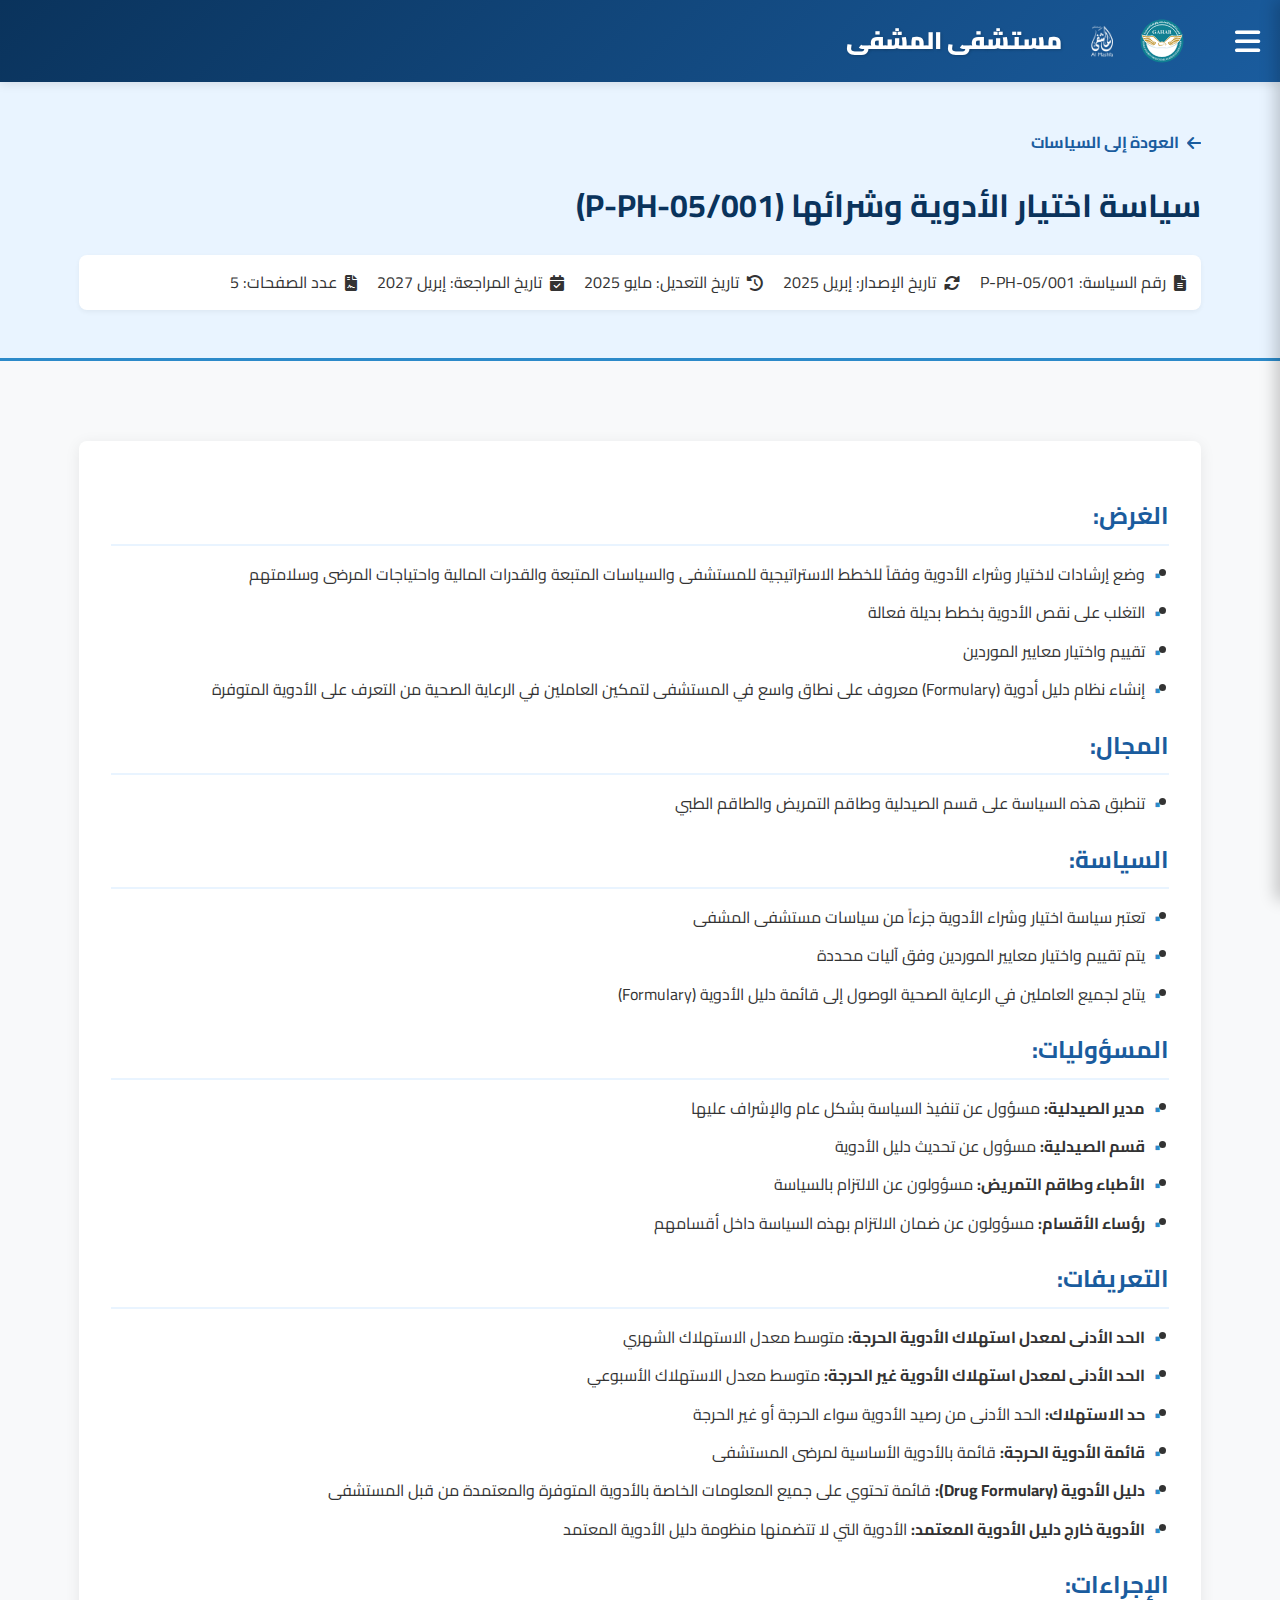
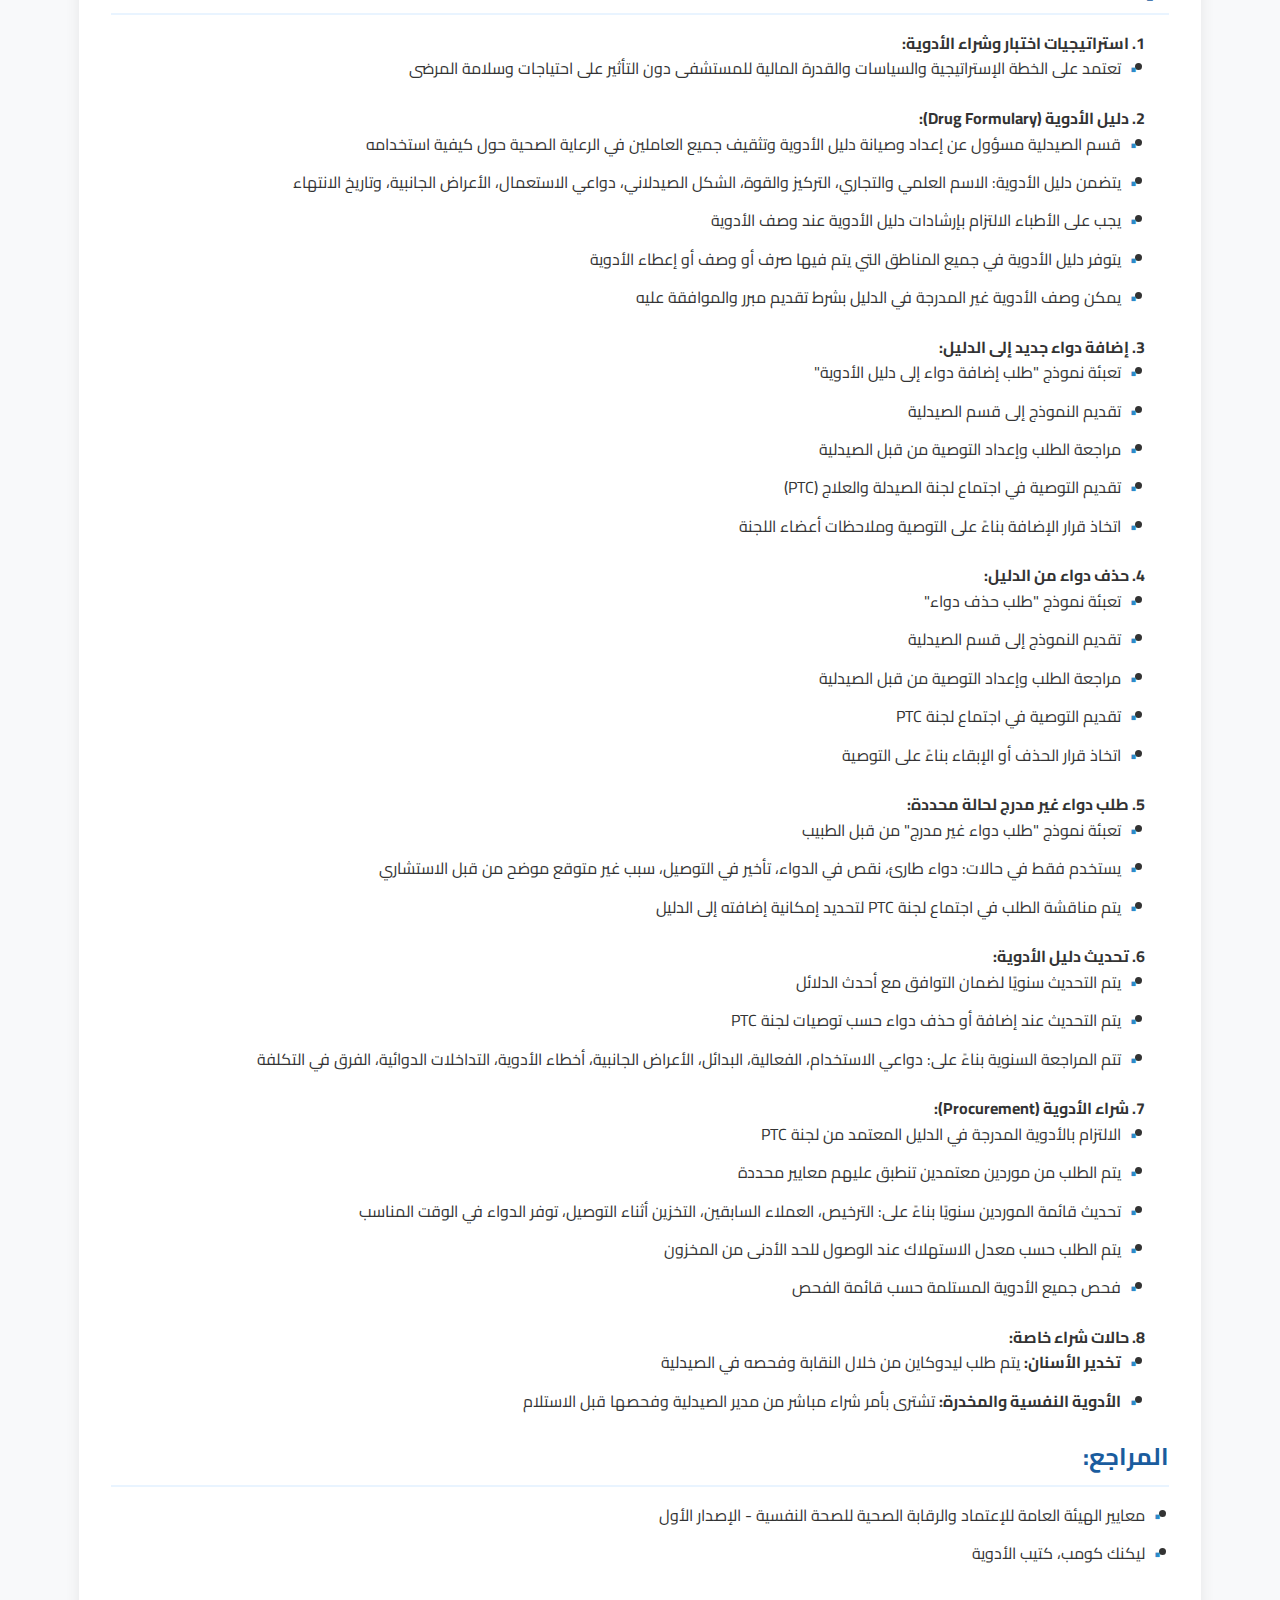
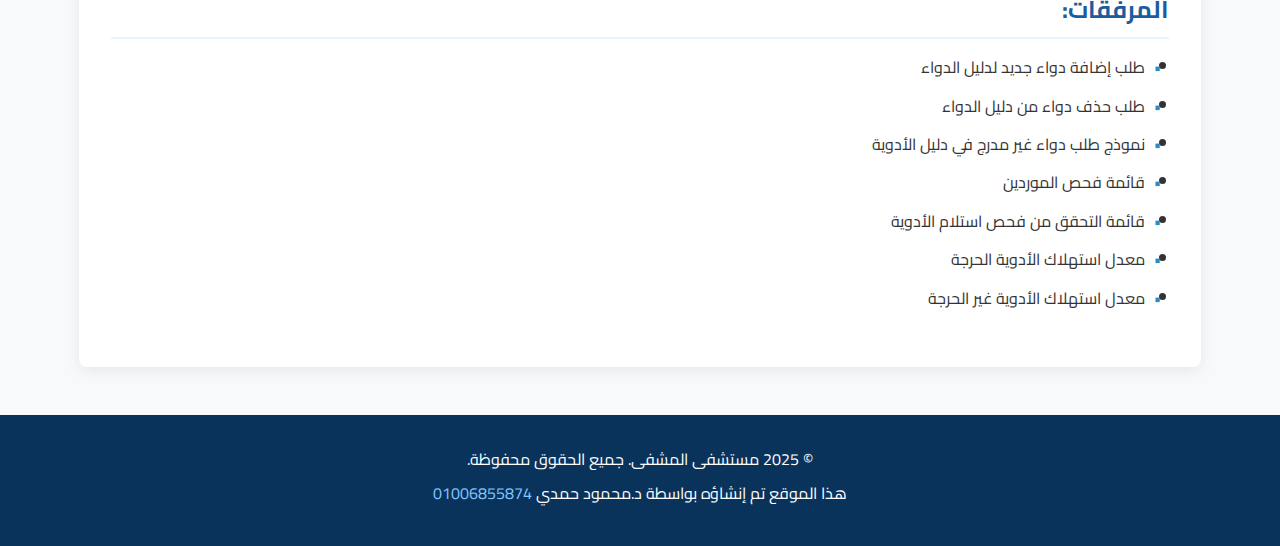
<file: mms02.html>
<!-- P-001-MMS.02-إختيار الأدوية وشراؤها.html -->
<!DOCTYPE html>
<html lang="ar" dir="rtl">
<head>
    <meta charset="UTF-8">
    <meta name="viewport" content="width=device-width, initial-scale=1.0">
    <title>برنامج إدارة الدواء - مستشفى المشفى</title>
    <link href="https://fonts.googleapis.com/css2?family=Cairo:wght@400;700;900&display=swap" rel="stylesheet">
    <link rel="stylesheet" href="https://cdnjs.cloudflare.com/ajax/libs/font-awesome/6.0.0-beta3/css/all.min.css">
    <link rel="stylesheet" href="styles-mms.css">
</head>
<body>
    <header id="main-header">
        <div class="container header-content">
            <div class="burger-menu" id="burgerMenu">
                <i class="fas fa-bars"></i>
            </div>
            <div class="logo-area">
                <div class="logos">
                    <img src="1.svg" alt="شعار المستشفى" class="logo">
                    <img src="2.png" alt="شعار المستشفى" class="logo">
                </div>
                <h1 class="site-title">مستشفى المشفى</h1>
            </div>
        </div>
    </header>

    <nav id="side-nav">
        <div class="close-btn" id="closeNav">
            <i class="fas fa-times"></i>
        </div>
        <ul class="nav-links" id="navLinks">
            <li><a href="index.html">الرئيسية</a></li>
            <li><a href="index.html#overview">نظرة عامة</a></li>
            <li><a href="index.html#policies">السياسات</a></li>
            <li><a href="index.html#roles">مهام الفريق</a></li>
            <li><a href="index.html#periodic-procedures">الإجراءات الدورية</a></li>
        </ul>
    </nav>
    <div id="overlay"></div>

    <main>
        <section class="section-padded policy-header">
            <div class="container">
                <a href="index.html#policies" class="back-link">
                    <i class="fas fa-arrow-right"></i> العودة إلى السياسات
                </a>
                <h2>سياسة اختيار الأدوية وشرائها (P-PH-05/001)</h2>
                <div class="policy-meta">
                    <span><i class="fas fa-file-alt"></i> رقم السياسة: P-PH-05/001</span>
                    <span><i class="fas fa-sync-alt"></i> تاريخ الإصدار: إبريل 2025</span>
                    <span><i class="fas fa-history"></i> تاريخ التعديل: مايو 2025</span>
                    <span><i class="fas fa-calendar-check"></i> تاريخ المراجعة: إبريل 2027</span>
                    <span><i class="fas fa-file-contract"></i> عدد الصفحات: 5</span>
                </div>
            </div>
        </section>

        <section class="section-padded">
            <div class="container">
                <div class="policy-content">
                    <h3>الغرض:</h3>
                    <ul>
                        <li>وضع إرشادات لاختيار وشراء الأدوية وفقاً للخطط الاستراتيجية للمستشفى والسياسات المتبعة
                            والقدرات المالية واحتياجات المرضى وسلامتهم</li>
                        <li>التغلب على نقص الأدوية بخطط بديلة فعالة</li>
                        <li>تقييم واختيار معايير الموردين</li>
                        <li>إنشاء نظام دليل أدوية (Formulary) معروف على نطاق واسع في المستشفى لتمكين العاملين في الرعاية
                            الصحية من التعرف على الأدوية المتوفرة</li>
                    </ul>

                    <h3>المجال:</h3>
                    <ul>
                        <li>تنطبق هذه السياسة على قسم الصيدلية وطاقم التمريض والطاقم الطبي</li>
                    </ul>

                    <h3>السياسة:</h3>
                    <ul>
                        <li>تعتبر سياسة اختيار وشراء الأدوية جزءاً من سياسات مستشفى المشفى</li>
                        <li>يتم تقييم واختيار معايير الموردين وفق آليات محددة</li>
                        <li>يتاح لجميع العاملين في الرعاية الصحية الوصول إلى قائمة دليل الأدوية (Formulary)</li>
                    </ul>

                    <h3>المسؤوليات:</h3>
                    <ul>
                        <li><strong>مدير الصيدلية:</strong> مسؤول عن تنفيذ السياسة بشكل عام والإشراف عليها</li>
                        <li><strong>قسم الصيدلية:</strong> مسؤول عن تحديث دليل الأدوية</li>
                        <li><strong>الأطباء وطاقم التمريض:</strong> مسؤولون عن الالتزام بالسياسة</li>
                        <li><strong>رؤساء الأقسام:</strong> مسؤولون عن ضمان الالتزام بهذه السياسة داخل أقسامهم</li>
                    </ul>

                    <h3>التعريفات:</h3>
                    <ul>
                        <li><strong>الحد الأدنى لمعدل استهلاك الأدوية الحرجة:</strong> متوسط معدل الاستهلاك الشهري</li>
                        <li><strong>الحد الأدنى لمعدل استهلاك الأدوية غير الحرجة:</strong> متوسط معدل الاستهلاك الأسبوعي
                        </li>
                        <li><strong>حد الاستهلاك:</strong> الحد الأدنى من رصيد الأدوية سواء الحرجة أو غير الحرجة</li>
                        <li><strong>قائمة الأدوية الحرجة:</strong> قائمة بالأدوية الأساسية لمرضى المستشفى</li>
                        <li><strong>دليل الأدوية (Drug Formulary):</strong> قائمة تحتوي على جميع المعلومات الخاصة
                            بالأدوية المتوفرة والمعتمدة من قبل المستشفى</li>
                        <li><strong>الأدوية خارج دليل الأدوية المعتمد:</strong> الأدوية التي لا تتضمنها منظومة دليل
                            الأدوية المعتمد</li>
                    </ul>

                    <h3>الإجراءات:</h3>

                    <div class="sub-section">
                        <h4>1. استراتيجيات اختبار وشراء الأدوية:</h4>
                        <ul>
                            <li>تعتمد على الخطة الإستراتيجية والسياسات والقدرة المالية للمستشفى دون التأثير على احتياجات
                                وسلامة المرضى</li>
                        </ul>

                        <h4>2. دليل الأدوية (Drug Formulary):</h4>
                        <ul>
                            <li>قسم الصيدلية مسؤول عن إعداد وصيانة دليل الأدوية وتثقيف جميع العاملين في الرعاية الصحية
                                حول كيفية استخدامه</li>
                            <li>يتضمن دليل الأدوية: الاسم العلمي والتجاري، التركيز والقوة، الشكل الصيدلاني، دواعي
                                الاستعمال، الأعراض الجانبية، وتاريخ الانتهاء</li>
                            <li>يجب على الأطباء الالتزام بإرشادات دليل الأدوية عند وصف الأدوية</li>
                            <li>يتوفر دليل الأدوية في جميع المناطق التي يتم فيها صرف أو وصف أو إعطاء الأدوية</li>
                            <li>يمكن وصف الأدوية غير المدرجة في الدليل بشرط تقديم مبرر والموافقة عليه</li>
                        </ul>

                        <h4>3. إضافة دواء جديد إلى الدليل:</h4>
                        <ul>
                            <li>تعبئة نموذج "طلب إضافة دواء إلى دليل الأدوية"</li>
                            <li>تقديم النموذج إلى قسم الصيدلية</li>
                            <li>مراجعة الطلب وإعداد التوصية من قبل الصيدلية</li>
                            <li>تقديم التوصية في اجتماع لجنة الصيدلة والعلاج (PTC)</li>
                            <li>اتخاذ قرار الإضافة بناءً على التوصية وملاحظات أعضاء اللجنة</li>
                        </ul>

                        <h4>4. حذف دواء من الدليل:</h4>
                        <ul>
                            <li>تعبئة نموذج "طلب حذف دواء"</li>
                            <li>تقديم النموذج إلى قسم الصيدلية</li>
                            <li>مراجعة الطلب وإعداد التوصية من قبل الصيدلية</li>
                            <li>تقديم التوصية في اجتماع لجنة PTC</li>
                            <li>اتخاذ قرار الحذف أو الإبقاء بناءً على التوصية</li>
                        </ul>

                        <h4>5. طلب دواء غير مدرج لحالة محددة:</h4>
                        <ul>
                            <li>تعبئة نموذج "طلب دواء غير مدرج" من قبل الطبيب</li>
                            <li>يستخدم فقط في حالات: دواء طارئ، نقص في الدواء، تأخير في التوصيل، سبب غير متوقع موضح من
                                قبل الاستشاري</li>
                            <li>يتم مناقشة الطلب في اجتماع لجنة PTC لتحديد إمكانية إضافته إلى الدليل</li>
                        </ul>

                        <h4>6. تحديث دليل الأدوية:</h4>
                        <ul>
                            <li>يتم التحديث سنويًا لضمان التوافق مع أحدث الدلائل</li>
                            <li>يتم التحديث عند إضافة أو حذف دواء حسب توصيات لجنة PTC</li>
                            <li>تتم المراجعة السنوية بناءً على: دواعي الاستخدام، الفعالية، البدائل، الأعراض الجانبية،
                                أخطاء الأدوية، التداخلات الدوائية، الفرق في التكلفة</li>
                        </ul>

                        <h4>7. شراء الأدوية (Procurement):</h4>
                        <ul>
                            <li>الالتزام بالأدوية المدرجة في الدليل المعتمد من لجنة PTC</li>
                            <li>يتم الطلب من موردين معتمدين تنطبق عليهم معايير محددة</li>
                            <li>تحديث قائمة الموردين سنويًا بناءً على: الترخيص، العملاء السابقين، التخزين أثناء التوصيل،
                                توفر الدواء في الوقت المناسب</li>
                            <li>يتم الطلب حسب معدل الاستهلاك عند الوصول للحد الأدنى من المخزون</li>
                            <li>فحص جميع الأدوية المستلمة حسب قائمة الفحص</li>
                        </ul>

                        <h4>8. حالات شراء خاصة:</h4>
                        <ul>
                            <li><strong>تخدير الأسنان:</strong> يتم طلب ليدوكاين من خلال النقابة وفحصه في الصيدلية</li>
                            <li><strong>الأدوية النفسية والمخدرة:</strong> تشترى بأمر شراء مباشر من مدير الصيدلية وفحصها
                                قبل الاستلام</li>
                        </ul>
                    </div>

                    <h3>المراجع:</h3>
                    <ul>
                        <li>معايير الهيئة العامة للإعتماد والرقابة الصحية للصحة النفسية - الإصدار الأول</li>
                        <li>ليكنك كومب، كتيب الأدوية</li>
                    </ul>

                    <h3>المرفقات:</h3>
                    <ul>
                        <li>طلب إضافة دواء جديد لدليل الدواء</li>
                        <li>طلب حذف دواء من دليل الدواء</li>
                        <li>نموذج طلب دواء غير مدرج في دليل الأدوية</li>
                        <li>قائمة فحص الموردين</li>
                        <li>قائمة التحقق من فحص استلام الأدوية</li>
                        <li>معدل استهلاك الأدوية الحرجة</li>
                        <li>معدل استهلاك الأدوية غير الحرجة</li>
                    </ul>
                </div>
            </div>
        </section>
    </main>

    <footer id="main-footer">
        <div class="container footer-content">
            <p>&copy; 2025 مستشفى المشفى. جميع الحقوق محفوظة.</p>
            <p>هذا الموقع تم إنشاؤه بواسطة د.محمود حمدي <a href="tel:+201006855874" class="phone-number">01006855874</a>
            </p>
        </div>
    </footer>

    <script>
        document.getElementById('burgerMenu').addEventListener('click', function () {
            const navLinks = document.getElementById('navLinks');
            navLinks.classList.toggle('show');
        });
    </script>
</body>

</html>
</file>
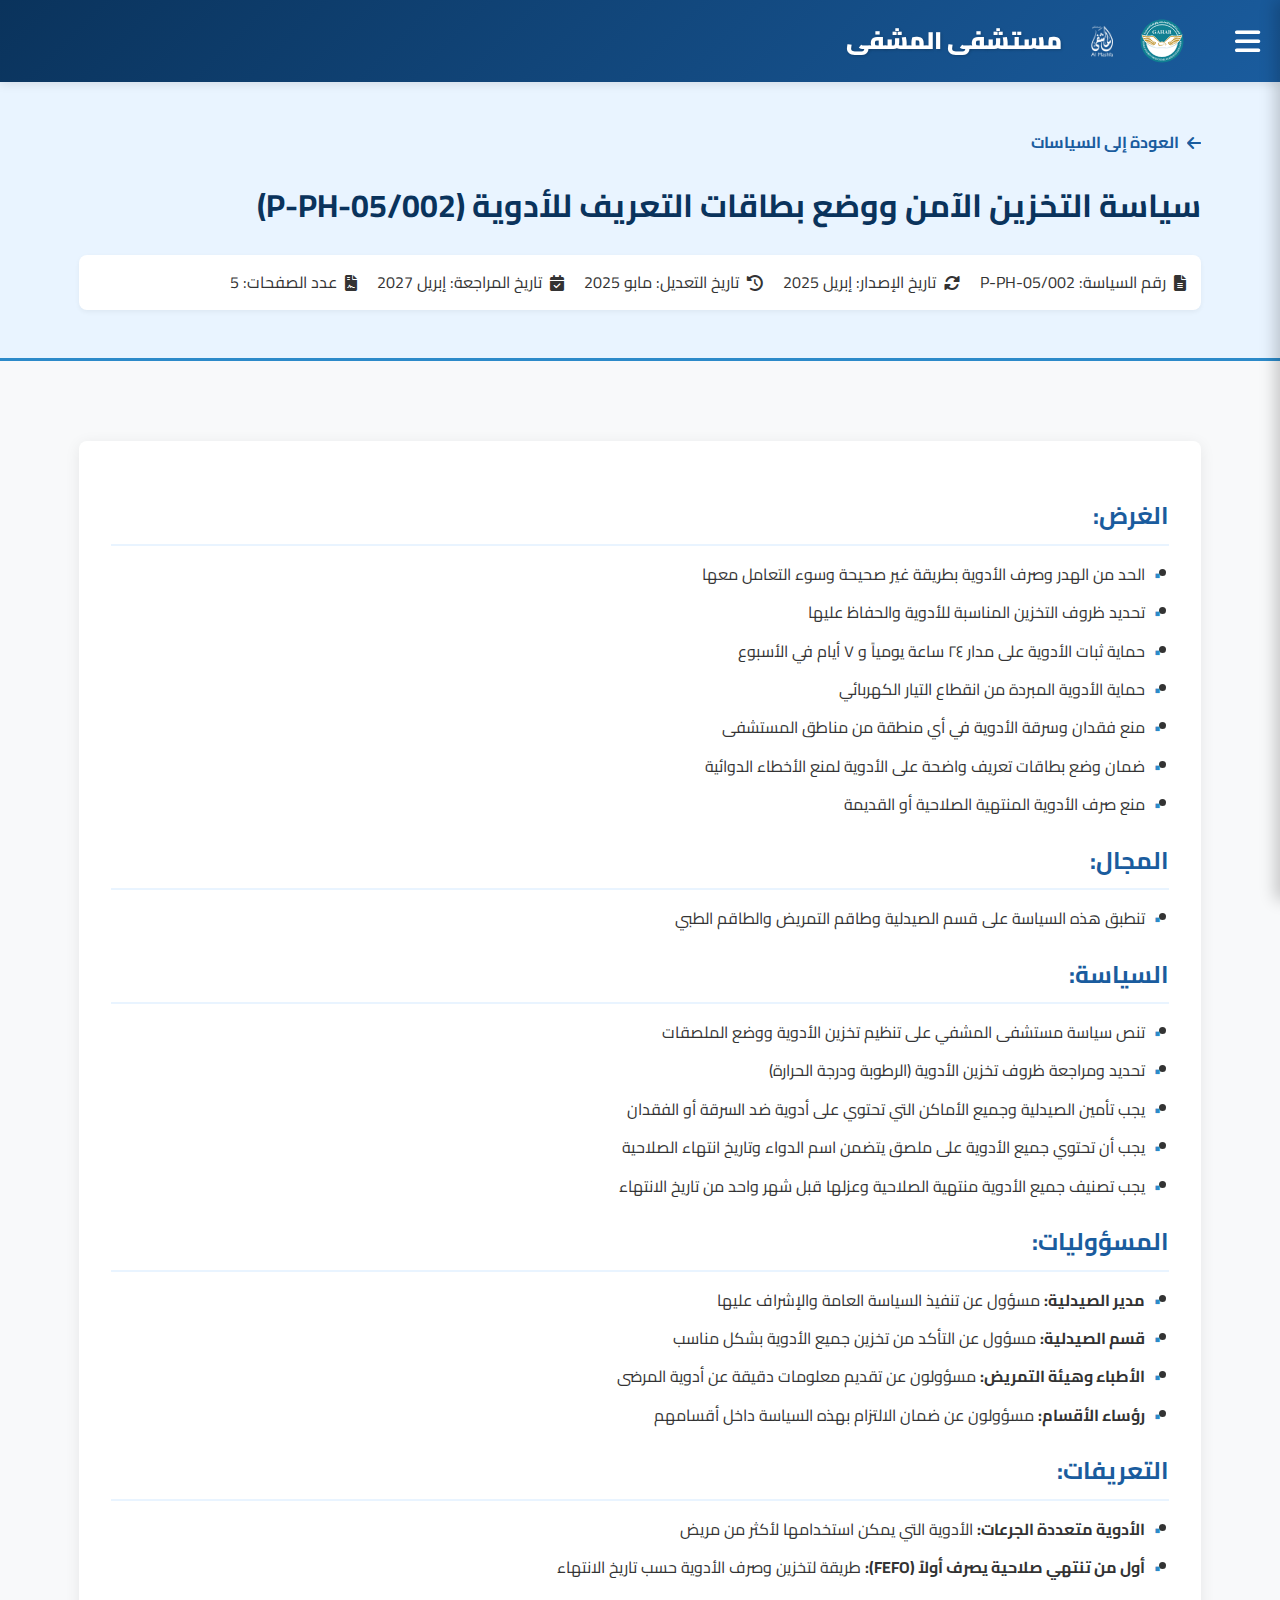
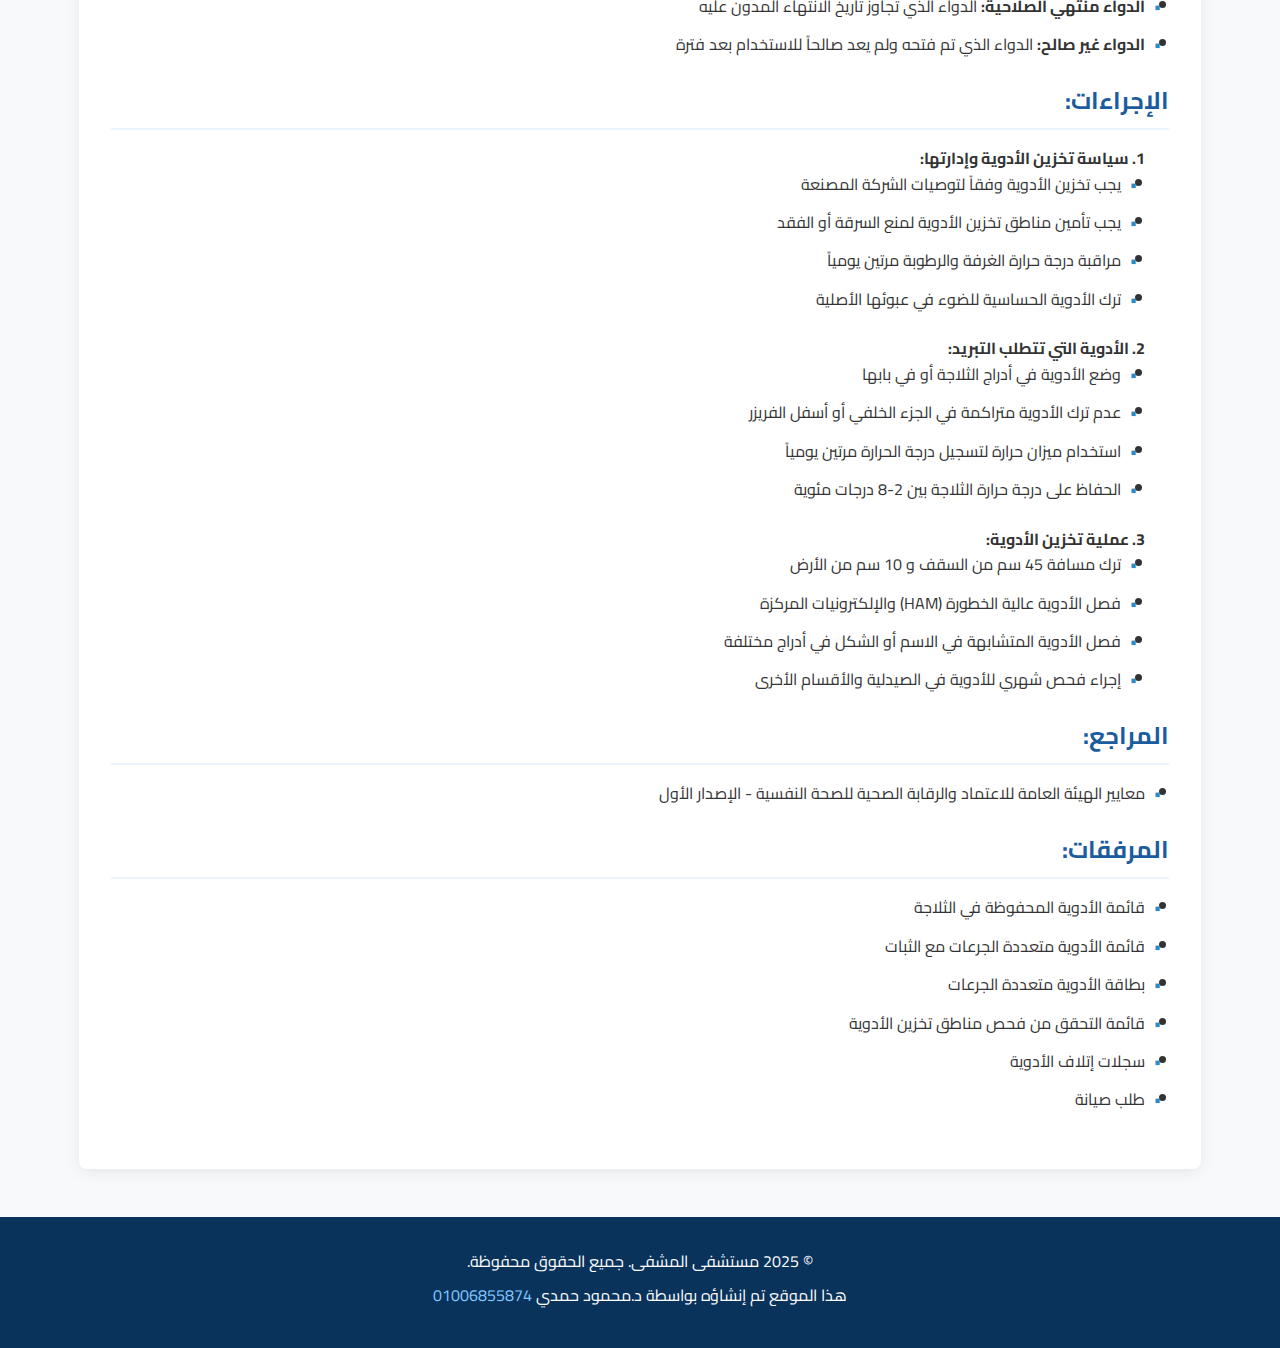
<file: mms03.html>
<!-- P-002-MMS.03-التخزين الآمن للأدوية وتعريفها.html -->
<!DOCTYPE html>
<html lang="ar" dir="rtl">
<head>
    <meta charset="UTF-8">
    <meta name="viewport" content="width=device-width, initial-scale=1.0">
    <title>برنامج إدارة الدواء - مستشفى المشفى</title>
    <link href="https://fonts.googleapis.com/css2?family=Cairo:wght@400;700;900&display=swap" rel="stylesheet">
    <link rel="stylesheet" href="https://cdnjs.cloudflare.com/ajax/libs/font-awesome/6.0.0-beta3/css/all.min.css">
    <link rel="stylesheet" href="styles-mms.css">
</head>
<body>
    <header id="main-header">
        <div class="container header-content">
            <div class="burger-menu" id="burgerMenu">
                <i class="fas fa-bars"></i>
            </div>
            <div class="logo-area">
                <div class="logos">
                    <img src="1.svg" alt="شعار المستشفى" class="logo">
                    <img src="2.png" alt="شعار المستشفى" class="logo">
                </div>
                <h1 class="site-title">مستشفى المشفى</h1>
            </div>
        </div>
    </header>

    <nav id="side-nav">
        <div class="close-btn" id="closeNav">
            <i class="fas fa-times"></i>
        </div>
        <ul class="nav-links" id="navLinks">
            <li><a href="index.html">الرئيسية</a></li>
            <li><a href="index.html#overview">نظرة عامة</a></li>
            <li><a href="index.html#policies">السياسات</a></li>
            <li><a href="index.html#roles">مهام الفريق</a></li>
            <li><a href="index.html#periodic-procedures">الإجراءات الدورية</a></li>
        </ul>
    </nav>
    <div id="overlay"></div>

    <main>
        <section class="section-padded policy-header">
            <div class="container">
                <a href="index.html#policies" class="back-link">
                    <i class="fas fa-arrow-right"></i> العودة إلى السياسات
                </a>
                <h2>سياسة التخزين الآمن ووضع بطاقات التعريف للأدوية (P-PH-05/002)</h2>
                <div class="policy-meta">
                    <span><i class="fas fa-file-alt"></i> رقم السياسة: P-PH-05/002</span>
                    <span><i class="fas fa-sync-alt"></i> تاريخ الإصدار: إبريل 2025</span>
                    <span><i class="fas fa-history"></i> تاريخ التعديل: مابو 2025</span>
                    <span><i class="fas fa-calendar-check"></i> تاريخ المراجعة: إبريل 2027</span>
                    <span><i class="fas fa-file-contract"></i> عدد الصفحات: 5</span>
                </div>
            </div>
        </section>

        <section class="section-padded">
            <div class="container">
                <div class="policy-content">
                    <h3>الغرض:</h3>
                    <ul>
                        <li>الحد من الهدر وصرف الأدوية بطريقة غير صحيحة وسوء التعامل معها</li>
                        <li>تحديد ظروف التخزين المناسبة للأدوية والحفاظ عليها</li>
                        <li>حماية ثبات الأدوية على مدار ٢٤ ساعة يومياً و ٧ أيام في الأسبوع</li>
                        <li>حماية الأدوية المبردة من انقطاع التيار الكهربائي</li>
                        <li>منع فقدان وسرقة الأدوية في أي منطقة من مناطق المستشفى</li>
                        <li>ضمان وضع بطاقات تعريف واضحة على الأدوية لمنع الأخطاء الدوائية</li>
                        <li>منع صرف الأدوية المنتهية الصلاحية أو القديمة</li>
                    </ul>
                    
                    <h3>المجال:</h3>
                    <ul>
                        <li>تنطبق هذه السياسة على قسم الصيدلية وطاقم التمريض والطاقم الطبي</li>
                    </ul>
                    
                    <h3>السياسة:</h3>
                    <ul>
                        <li>تنص سياسة مستشفى المشفي على تنظيم تخزين الأدوية ووضع الملصقات</li>
                        <li>تحديد ومراجعة ظروف تخزين الأدوية (الرطوبة ودرجة الحرارة)</li>
                        <li>يجب تأمين الصيدلية وجميع الأماكن التي تحتوي على أدوية ضد السرقة أو الفقدان</li>
                        <li>يجب أن تحتوي جميع الأدوية على ملصق يتضمن اسم الدواء وتاريخ انتهاء الصلاحية</li>
                        <li>يجب تصنيف جميع الأدوية منتهية الصلاحية وعزلها قبل شهر واحد من تاريخ الانتهاء</li>
                    </ul>
                    
                    <h3>المسؤوليات:</h3>
                    <ul>
                        <li><strong>مدير الصيدلية:</strong> مسؤول عن تنفيذ السياسة العامة والإشراف عليها</li>
                        <li><strong>قسم الصيدلية:</strong> مسؤول عن التأكد من تخزين جميع الأدوية بشكل مناسب</li>
                        <li><strong>الأطباء وهيئة التمريض:</strong> مسؤولون عن تقديم معلومات دقيقة عن أدوية المرضى</li>
                        <li><strong>رؤساء الأقسام:</strong> مسؤولون عن ضمان الالتزام بهذه السياسة داخل أقسامهم</li>
                    </ul>
                    
                    <h3>التعريفات:</h3>
                    <ul>
                        <li><strong>الأدوية متعددة الجرعات:</strong> الأدوية التي يمكن استخدامها لأكثر من مريض</li>
                        <li><strong>أول من تنتهي صلاحية يصرف أولاً (FEFO):</strong> طريقة لتخزين وصرف الأدوية حسب تاريخ الانتهاء</li>
                        <li><strong>الدواء منتهي الصلاحية:</strong> الدواء الذي تجاوز تاريخ الانتهاء المدون عليه</li>
                        <li><strong>الدواء غير صالح:</strong> الدواء الذي تم فتحه ولم يعد صالحاً للاستخدام بعد فترة</li>
                    </ul>
                    
                    <h3>الإجراءات:</h3>
                    <div class="sub-section">
                        <h4>1. سياسة تخزين الأدوية وإدارتها:</h4>
                        <ul>
                            <li>يجب تخزين الأدوية وفقاً لتوصيات الشركة المصنعة</li>
                            <li>يجب تأمين مناطق تخزين الأدوية لمنع السرقة أو الفقد</li>
                            <li>مراقبة درجة حرارة الغرفة والرطوبة مرتين يومياً</li>
                            <li>ترك الأدوية الحساسية للضوء في عبوئها الأصلية</li>
                        </ul>
                        
                        <h4>2. الأدوية التي تتطلب التبريد:</h4>
                        <ul>
                            <li>وضع الأدوية في أدراج الثلاجة أو في بابها</li>
                            <li>عدم ترك الأدوية متراكمة في الجزء الخلفي أو أسفل الفريزر</li>
                            <li>استخدام ميزان حرارة لتسجيل درجة الحرارة مرتين يومياً</li>
                            <li>الحفاظ على درجة حرارة الثلاجة بين 2-8 درجات مئوية</li>
                        </ul>
                        
                        <h4>3. عملية تخزين الأدوية:</h4>
                        <ul>
                            <li>ترك مسافة 45 سم من السقف و 10 سم من الأرض</li>
                            <li>فصل الأدوية عالية الخطورة (HAM) والإلكترونيات المركزة</li>
                            <li>فصل الأدوية المتشابهة في الاسم أو الشكل في أدراج مختلفة</li>
                            <li>إجراء فحص شهري للأدوية في الصيدلية والأقسام الأخرى</li>
                        </ul>
                    </div>
                    
                    <h3>المراجع:</h3>
                    <ul>
                        <li>معايير الهيئة العامة للاعتماد والرقابة الصحية للصحة النفسية - الإصدار الأول</li>
                    </ul>
                    
                    <h3>المرفقات:</h3>
                    <ul>
                        <li>قائمة الأدوية المحفوظة في الثلاجة</li>
                        <li>قائمة الأدوية متعددة الجرعات مع الثبات</li>
                        <li>بطاقة الأدوية متعددة الجرعات</li>
                        <li>قائمة التحقق من فحص مناطق تخزين الأدوية</li>
                        <li>سجلات إتلاف الأدوية</li>
                        <li>طلب صيانة</li>
                    </ul>
                </div>
            </div>
        </section>
    </main>

    <footer id="main-footer">
        <div class="container footer-content">
            <p>&copy; 2025 مستشفى المشفى. جميع الحقوق محفوظة.</p>
            <p>هذا الموقع تم إنشاؤه بواسطة د.محمود حمدي <a href="tel:+201006855874" class="phone-number">01006855874</a></p>
        </div>
    </footer>

    <script>
        document.getElementById('burgerMenu').addEventListener('click', function() {
            const navLinks = document.getElementById('navLinks');
            navLinks.classList.toggle('show');
        });
    </script>
</body>
</html>
</file>
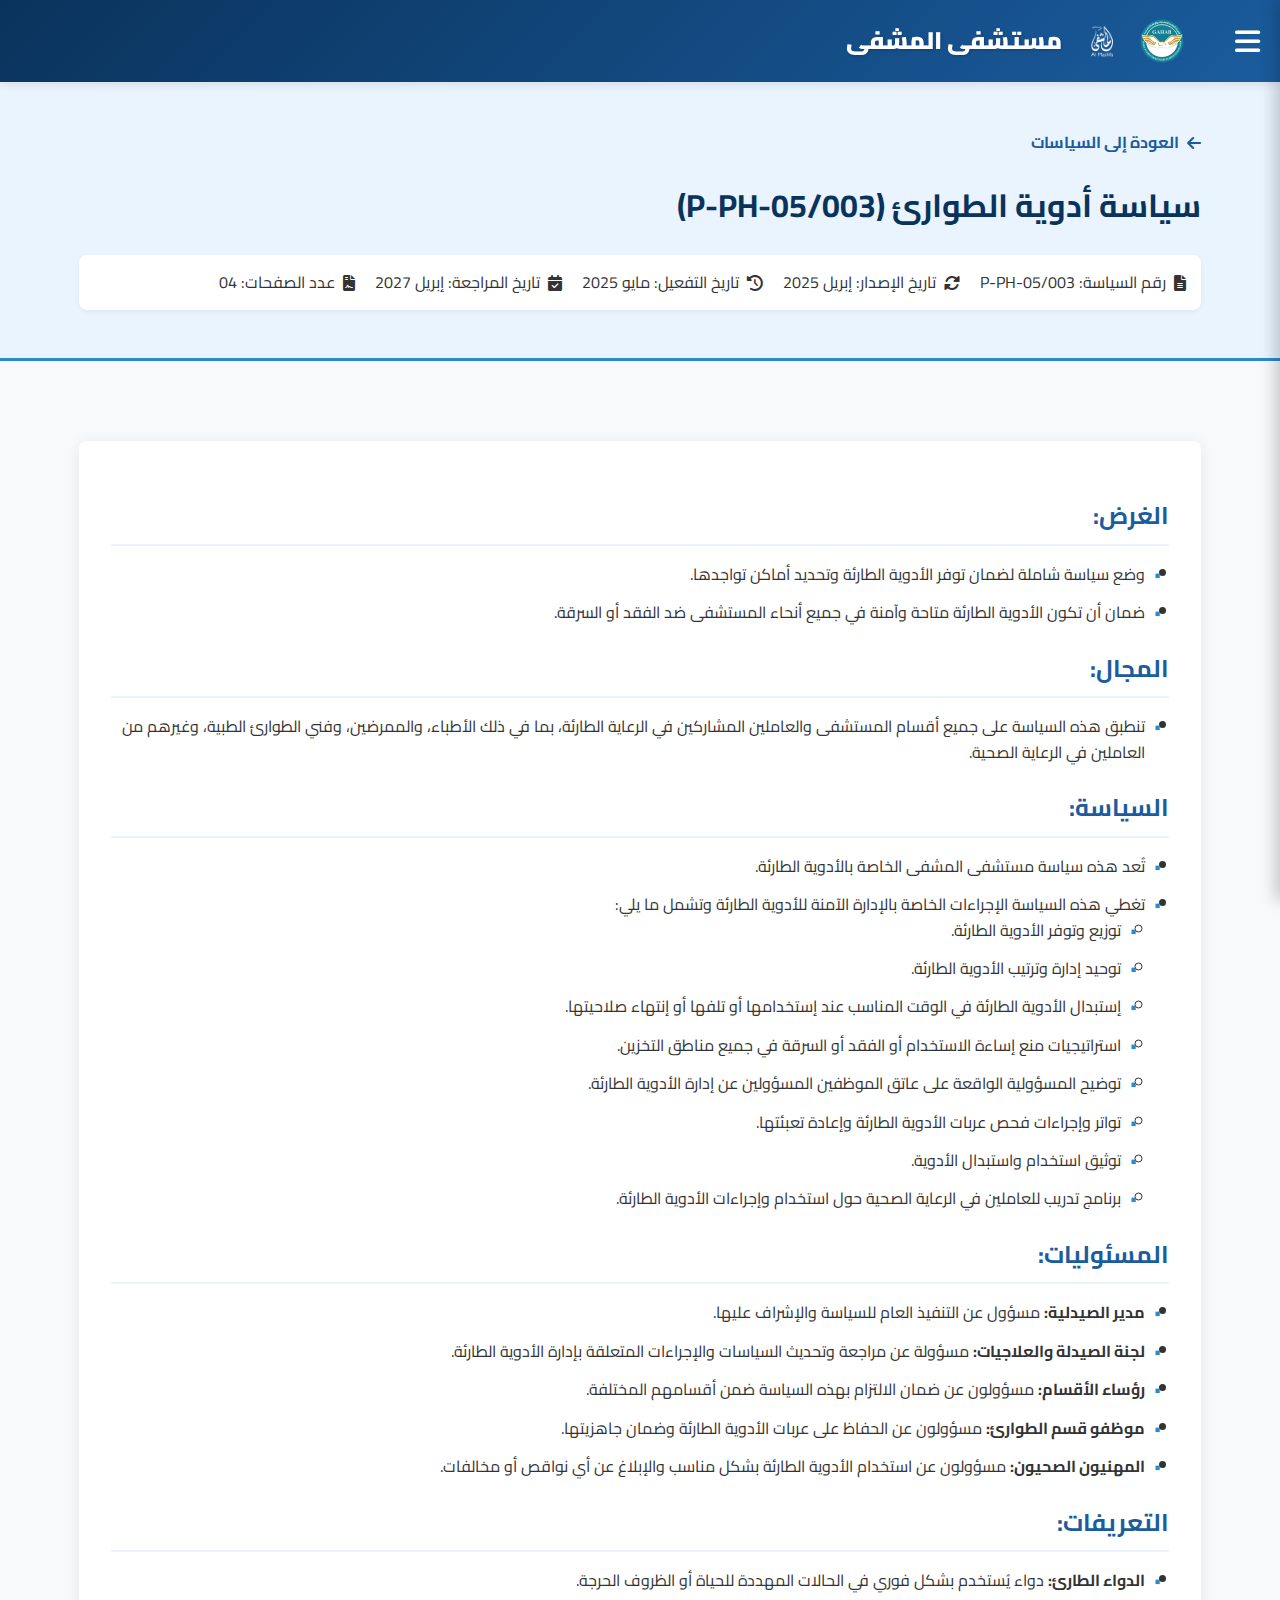
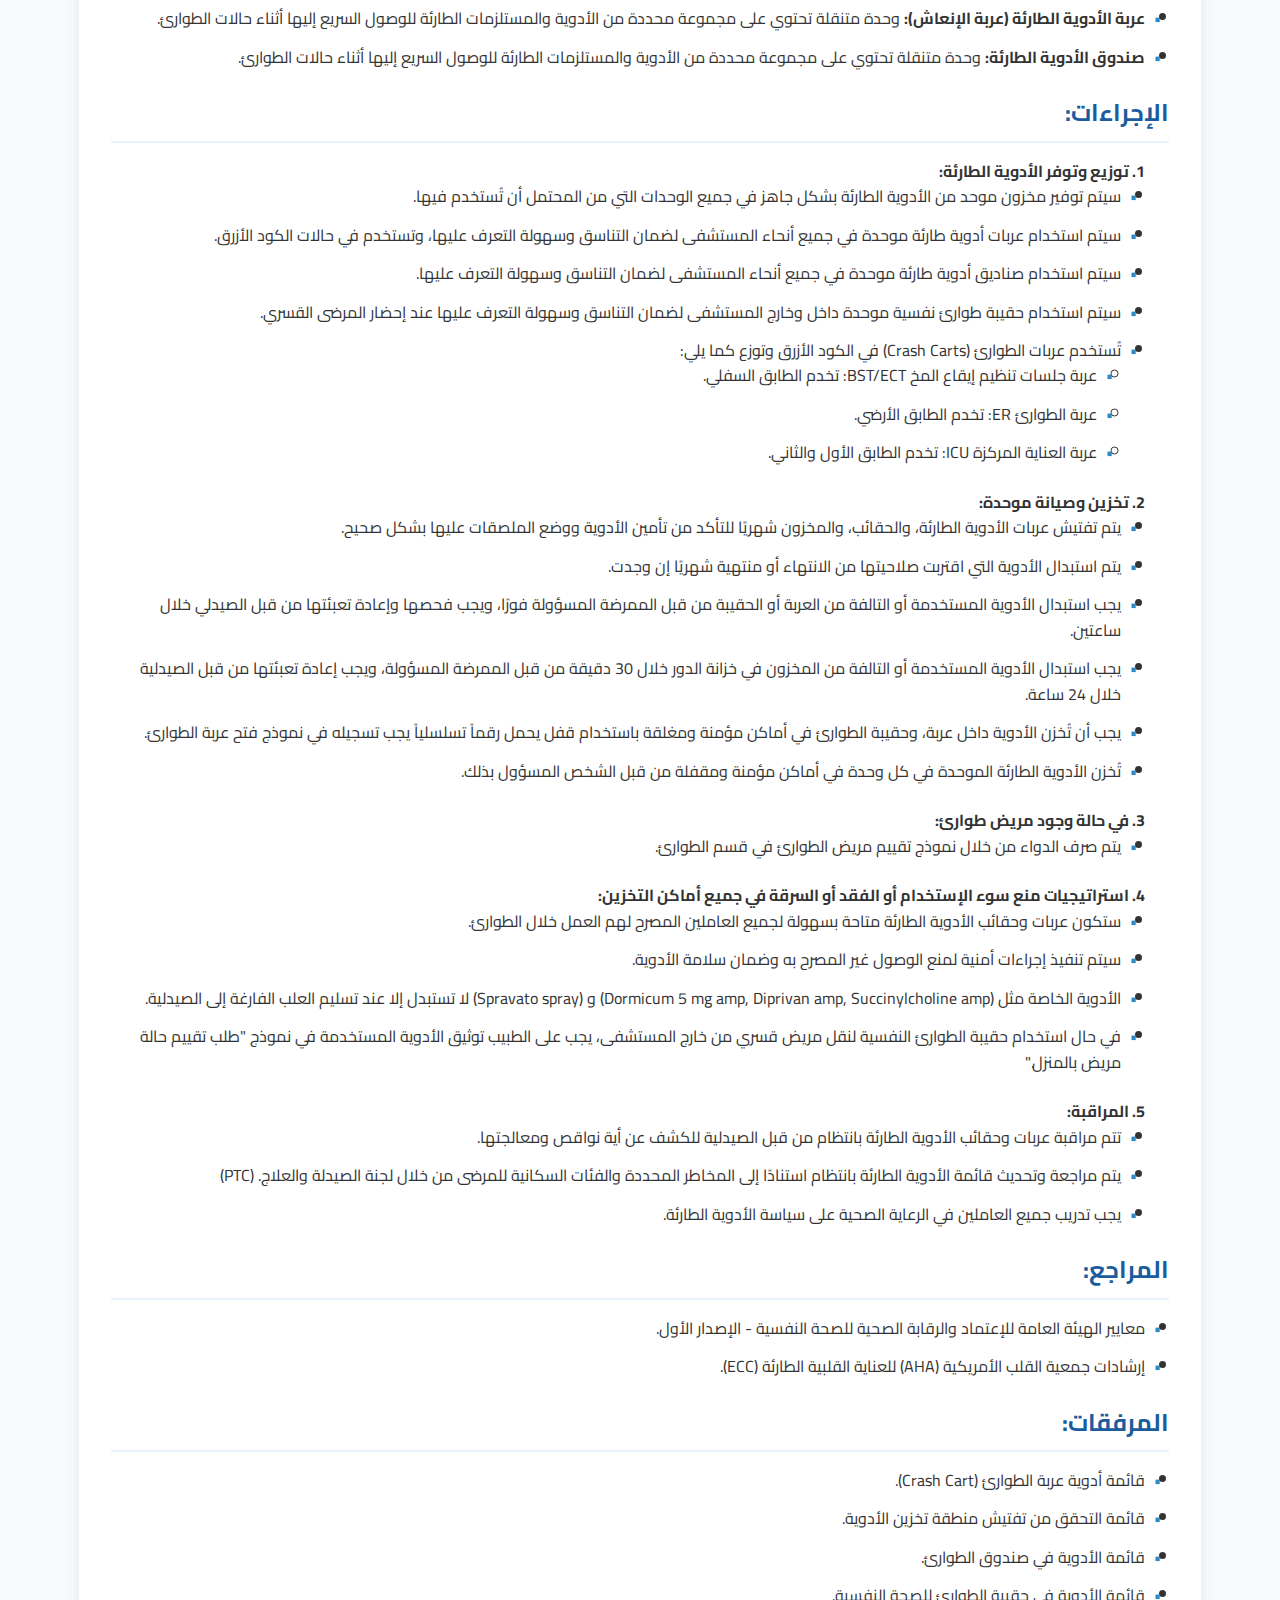
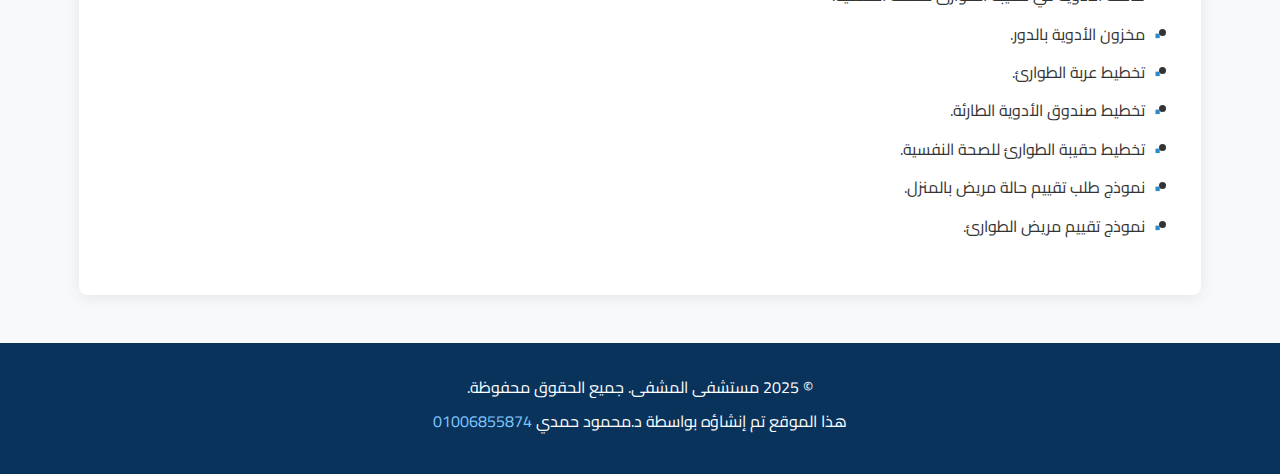
<file: mms04.html>
<!-- P-003-MMS.04- سياســـة أدويــــة الطــــــوارئ.html -->
<!DOCTYPE html>
<html lang="ar" dir="rtl">
<head>
    <meta charset="UTF-8">
    <meta name="viewport" content="width=device-width, initial-scale=1.0">
    <title>برنامج إدارة الدواء - مستشفى المشفى</title>
    <link href="https://fonts.googleapis.com/css2?family=Cairo:wght@400;700;900&display=swap" rel="stylesheet">
    <link rel="stylesheet" href="https://cdnjs.cloudflare.com/ajax/libs/font-awesome/6.0.0-beta3/css/all.min.css">
    <link rel="stylesheet" href="styles-mms.css">
</head>
<body>
    <header id="main-header">
        <div class="container header-content">
            <div class="burger-menu" id="burgerMenu">
                <i class="fas fa-bars"></i>
            </div>
            <div class="logo-area">
                <div class="logos">
                    <img src="1.svg" alt="شعار المستشفى" class="logo">
                    <img src="2.png" alt="شعار المستشفى" class="logo">
                </div>
                <h1 class="site-title">مستشفى المشفى</h1>
            </div>
        </div>
    </header>

    <nav id="side-nav">
        <div class="close-btn" id="closeNav">
            <i class="fas fa-times"></i>
        </div>
        <ul class="nav-links" id="navLinks">
            <li><a href="index.html">الرئيسية</a></li>
            <li><a href="index.html#overview">نظرة عامة</a></li>
            <li><a href="index.html#policies">السياسات</a></li>
            <li><a href="index.html#roles">مهام الفريق</a></li>
            <li><a href="index.html#periodic-procedures">الإجراءات الدورية</a></li>
        </ul>
    </nav>
    <div id="overlay"></div>

    <main>
        <section class="section-padded policy-header">
            <div class="container">
                <a href="index.html#policies" class="back-link">
                    <i class="fas fa-arrow-right"></i> العودة إلى السياسات
                </a>
                <h2>سياسة أدوية الطوارئ (P-PH-05/003)</h2>
                <div class="policy-meta">
                    <span><i class="fas fa-file-alt"></i> رقم السياسة: P-PH-05/003</span>
                    <span><i class="fas fa-sync-alt"></i> تاريخ الإصدار: إبريل 2025</span>
                    <span><i class="fas fa-history"></i> تاريخ التفعيل: مايو 2025</span>
                    <span><i class="fas fa-calendar-check"></i> تاريخ المراجعة: إبريل 2027</span>
                    <span><i class="fas fa-file-contract"></i> عدد الصفحات: 04</span>
                </div>
            </div>
        </section>

        <section class="section-padded">
            <div class="container">
                <div class="policy-content">
                    <h3>الغرض:</h3>
                    <ul>
                        <li>وضع سياسة شاملة لضمان توفر الأدوية الطارئة وتحديد أماكن تواجدها.</li>
                        <li>ضمان أن تكون الأدوية الطارئة متاحة وآمنة في جميع أنحاء المستشفى ضد الفقد أو السرقة.</li>
                    </ul>
                    
                    <h3>المجال:</h3>
                    <ul>
                        <li>تنطبق هذه السياسة على جميع أقسام المستشفى والعاملين المشاركين في الرعاية الطارئة، بما في ذلك الأطباء، والممرضين، وفني الطوارئ الطبية، وغيرهم من العاملين في الرعاية الصحية.</li>
                    </ul>
                    
                    <h3>السياسة:</h3>
                    <ul>
                        <li>تُعد هذه سياسة مستشفى المشفى الخاصة بالأدوية الطارئة.</li>
                        <li>تغطي هذه السياسة الإجراءات الخاصة بالإدارة الآمنة للأدوية الطارئة وتشمل ما يلي:
                            <ul>
                                <li>توزيع وتوفر الأدوية الطارئة.</li>
                                <li>توحيد إدارة وترتيب الأدوية الطارئة.</li>
                                <li>إستبدال الأدوية الطارئة في الوقت المناسب عند إستخدامها أو تلفها أو إنتهاء صلاحيتها.</li>
                                <li>استراتيجيات منع إساءة الاستخدام أو الفقد أو السرقة في جميع مناطق التخزين.</li>
                                <li>توضيح المسؤولية الواقعة على عاتق الموظفين المسؤولين عن إدارة الأدوية الطارئة.</li>
                                <li>تواتر وإجراءات فحص عربات الأدوية الطارئة وإعادة تعبئتها.</li>
                                <li>توثيق استخدام واستبدال الأدوية.</li>
                                <li>برنامج تدريب للعاملين في الرعاية الصحية حول استخدام وإجراءات الأدوية الطارئة.</li>
                            </ul>
                        </li>
                    </ul>
                    
                    <h3>المسئوليات:</h3>
                    <ul>
                        <li><strong>مدير الصيدلية:</strong> مسؤول عن التنفيذ العام للسياسة والإشراف عليها.</li>
                        <li><strong>لجنة الصيدلة والعلاجيات:</strong> مسؤولة عن مراجعة وتحديث السياسات والإجراءات المتعلقة بإدارة الأدوية الطارئة.</li>
                        <li><strong>رؤساء الأقسام:</strong> مسؤولون عن ضمان الالتزام بهذه السياسة ضمن أقسامهم المختلفة.</li>
                        <li><strong>موظفو قسم الطوارئ:</strong> مسؤولون عن الحفاظ على عربات الأدوية الطارئة وضمان جاهزيتها.</li>
                        <li><strong>المهنيون الصحيون:</strong> مسؤولون عن استخدام الأدوية الطارئة بشكل مناسب والإبلاغ عن أي نواقص أو مخالفات.</li>
                    </ul>
                    
                    <h3>التعريفات:</h3>
                    <ul>
                        <li><strong>الدواء الطارئ:</strong> دواء يُستخدم بشكل فوري في الحالات المهددة للحياة أو الظروف الحرجة.</li>
                        <li><strong>عربة الأدوية الطارئة (عربة الإنعاش):</strong> وحدة متنقلة تحتوي على مجموعة محددة من الأدوية والمستلزمات الطارئة للوصول السريع إليها أثناء حالات الطوارئ.</li>
                        <li><strong>صندوق الأدوية الطارئة:</strong> وحدة متنقلة تحتوي على مجموعة محددة من الأدوية والمستلزمات الطارئة للوصول السريع إليها أثناء حالات الطوارئ.</li>
                    </ul>
                    
                    <h3>الإجراءات:</h3>
                    <div class="sub-section">
                        <h4>1. توزيع وتوفر الأدوية الطارئة:</h4>
                        <ul>
                            <li>سيتم توفير مخزون موحد من الأدوية الطارئة بشكل جاهز في جميع الوحدات التي من المحتمل أن تُستخدم فيها.</li>
                            <li>سيتم استخدام عربات أدوية طارئة موحدة في جميع أنحاء المستشفى لضمان التناسق وسهولة التعرف عليها، وتستخدم في حالات الكود الأزرق.</li>
                            <li>سيتم استخدام صناديق أدوية طارئة موحدة في جميع أنحاء المستشفى لضمان التناسق وسهولة التعرف عليها.</li>
                            <li>سيتم استخدام حقيبة طوارئ نفسية موحدة داخل وخارج المستشفى لضمان التناسق وسهولة التعرف عليها عند إحضار المرضى القسري.</li>
                            <li>تُستخدم عربات الطوارئ (Crash Carts) في الكود الأزرق وتوزع كما يلي:
                                <ul>
                                    <li>عربة جلسات تنظيم إيقاع المخ BST/ECT: تخدم الطابق السفلي.</li>
                                    <li>عربة الطوارئ ER: تخدم الطابق الأرضي.</li>
                                    <li>عربة العناية المركزة ICU: تخدم الطابق الأول والثاني.</li>
                                </ul>
                            </li>
                        </ul>
                        <h4>2. تخزين وصيانة موحدة:</h4>
                        <ul>
                            <li>يتم تفتيش عربات الأدوية الطارئة، والحقائب، والمخزون شهريًا للتأكد من تأمين الأدوية ووضع الملصقات عليها بشكل صحيح.</li>
                            <li>يتم استبدال الأدوية التي اقتربت صلاحيتها من الانتهاء أو منتهية شهريًا إن وجدت.</li>
                            <li>يجب استبدال الأدوية المستخدمة أو التالفة من العربة أو الحقيبة من قبل الممرضة المسؤولة فورًا، ويجب فحصها وإعادة تعبئتها من قبل الصيدلي خلال ساعتين.</li>
                            <li>يجب استبدال الأدوية المستخدمة أو التالفة من المخزون في خزانة الدور خلال 30 دقيقة من قبل الممرضة المسؤولة، ويجب إعادة تعبئتها من قبل الصيدلية خلال 24 ساعة.</li>
                            <li>يجب أن تُخزن الأدوية داخل عربة، وحقيبة الطوارئ في أماكن مؤمنة ومغلقة باستخدام قفل يحمل رقماً تسلسلياً يجب تسجيله في نموذج فتح عربة الطوارئ.</li>
                            <li>تُخزن الأدوية الطارئة الموحدة في كل وحدة في أماكن مؤمنة ومقفلة من قبل الشخص المسؤول بذلك.</li>
                        </ul>
                        <h4>3. في حالة وجود مريض طوارئ:</h4>
                        <ul>
                            <li>يتم صرف الدواء من خلال نموذج تقييم مريض الطوارئ في قسم الطوارئ.</li>
                        </ul>
                        <h4>4. استراتيجيات منع سوء الإستخدام أو الفقد أو السرقة في جميع أماكن التخزين:</h4>
                        <ul>
                            <li>ستكون عربات وحقائب الأدوية الطارئة متاحة بسهولة لجميع العاملين المصرح لهم العمل خلال الطوارئ.</li>
                            <li>سيتم تنفيذ إجراءات أمنية لمنع الوصول غير المصرح به وضمان سلامة الأدوية.</li>
                            <li>الأدوية الخاصة مثل (Dormicum 5 mg amp, Diprivan amp, Succinylcholine amp) و (Spravato spray) لا تستبدل إلا عند تسليم العلب الفارغة إلى الصيدلية.</li>
                            <li>في حال استخدام حقيبة الطوارئ النفسية لنقل مريض قسري من خارج المستشفى، يجب على الطبيب توثيق الأدوية المستخدمة في نموذج "طلب تقييم حالة مريض بالمنزل."</li>
                        </ul>
                        <h4>5. المراقبة:</h4>
                        <ul>
                            <li>تتم مراقبة عربات وحقائب الأدوية الطارئة بانتظام من قبل الصيدلية للكشف عن أية نواقص ومعالجتها.</li>
                            <li>يتم مراجعة وتحديث قائمة الأدوية الطارئة بانتظام استنادًا إلى المخاطر المحددة والفئات السكانية للمرضى من خلال لجنة الصيدلة والعلاج. (PTC)</li>
                            <li>يجب تدريب جميع العاملين في الرعاية الصحية على سياسة الأدوية الطارئة.</li>
                        </ul>
                    </div>
                    
                    <h3>المراجع:</h3>
                    <ul>
                        <li>معايير الهيئة العامة للإعتماد والرقابة الصحية للصحة النفسية - الإصدار الأول.</li>
                        <li>إرشادات جمعية القلب الأمريكية (AHA) للعناية القلبية الطارئة (ECC).</li>
                    </ul>
                    
                    <h3>المرفقات:</h3>
                    <ul>
                        <li>قائمة أدوية عربة الطوارئ (Crash Cart).</li>
                        <li>قائمة التحقق من تفتيش منطقة تخزين الأدوية.</li>
                        <li>قائمة الأدوية في صندوق الطوارئ.</li>
                        <li>قائمة الأدوية في حقيبة الطوارئ للصحة النفسية.</li>
                        <li>مخزون الأدوية بالدور.</li>
                        <li>تخطيط عربة الطوارئ.</li>
                        <li>تخطيط صندوق الأدوية الطارئة.</li>
                        <li>تخطيط حقيبة الطوارئ للصحة النفسية.</li>
                        <li>نموذج طلب تقييم حالة مريض بالمنزل.</li>
                        <li>نموذج تقييم مريض الطوارئ.</li>
                    </ul>
                </div>
            </div>
        </section>
    </main>

    <footer id="main-footer">
        <div class="container footer-content">
            <p>&copy; 2025 مستشفى المشفى. جميع الحقوق محفوظة.</p>
            <p>هذا الموقع تم إنشاؤه بواسطة د.محمود حمدي <a href="tel:+201006855874" class="phone-number">01006855874</a></p>
        </div>
    </footer>

    <script>
        document.getElementById('burgerMenu').addEventListener('click', function() {
            const navLinks = document.getElementById('navLinks');
            navLinks.classList.toggle('show');
        });
    </script>
</body>
</html>
</file>
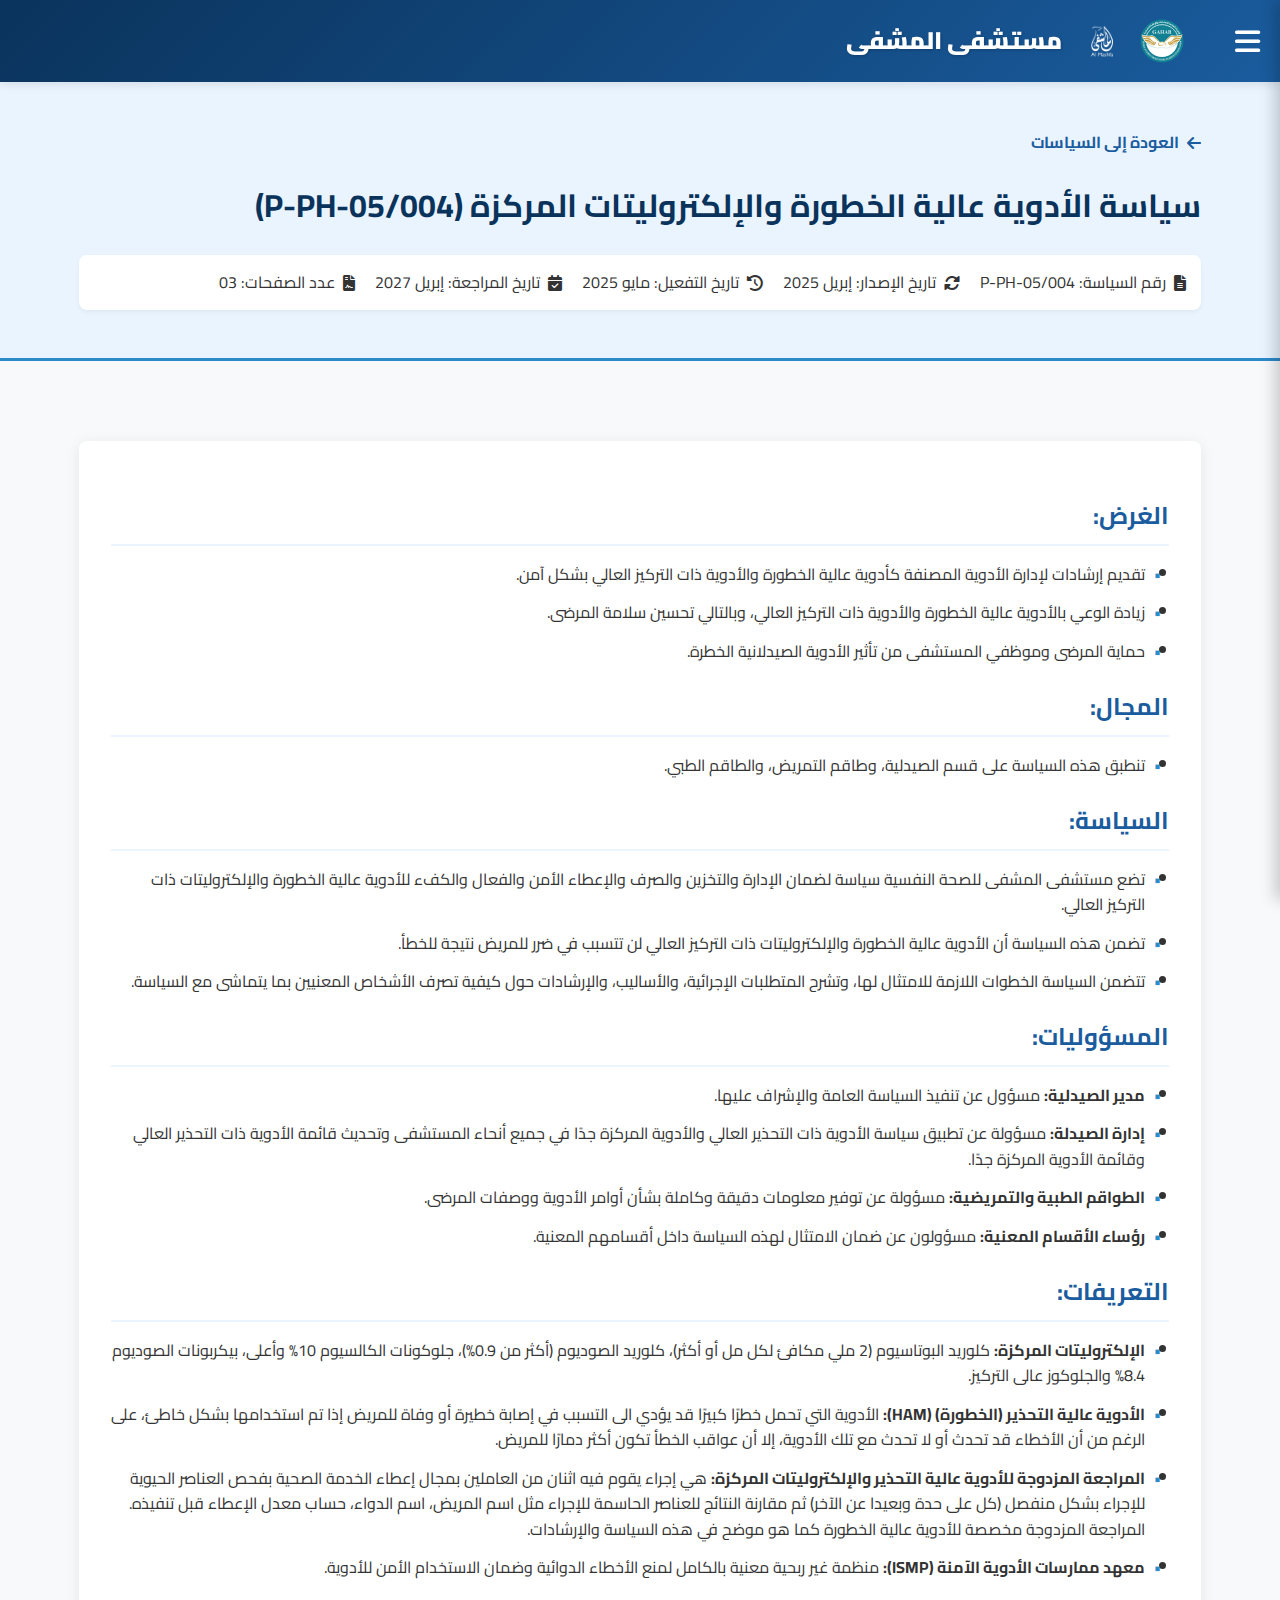
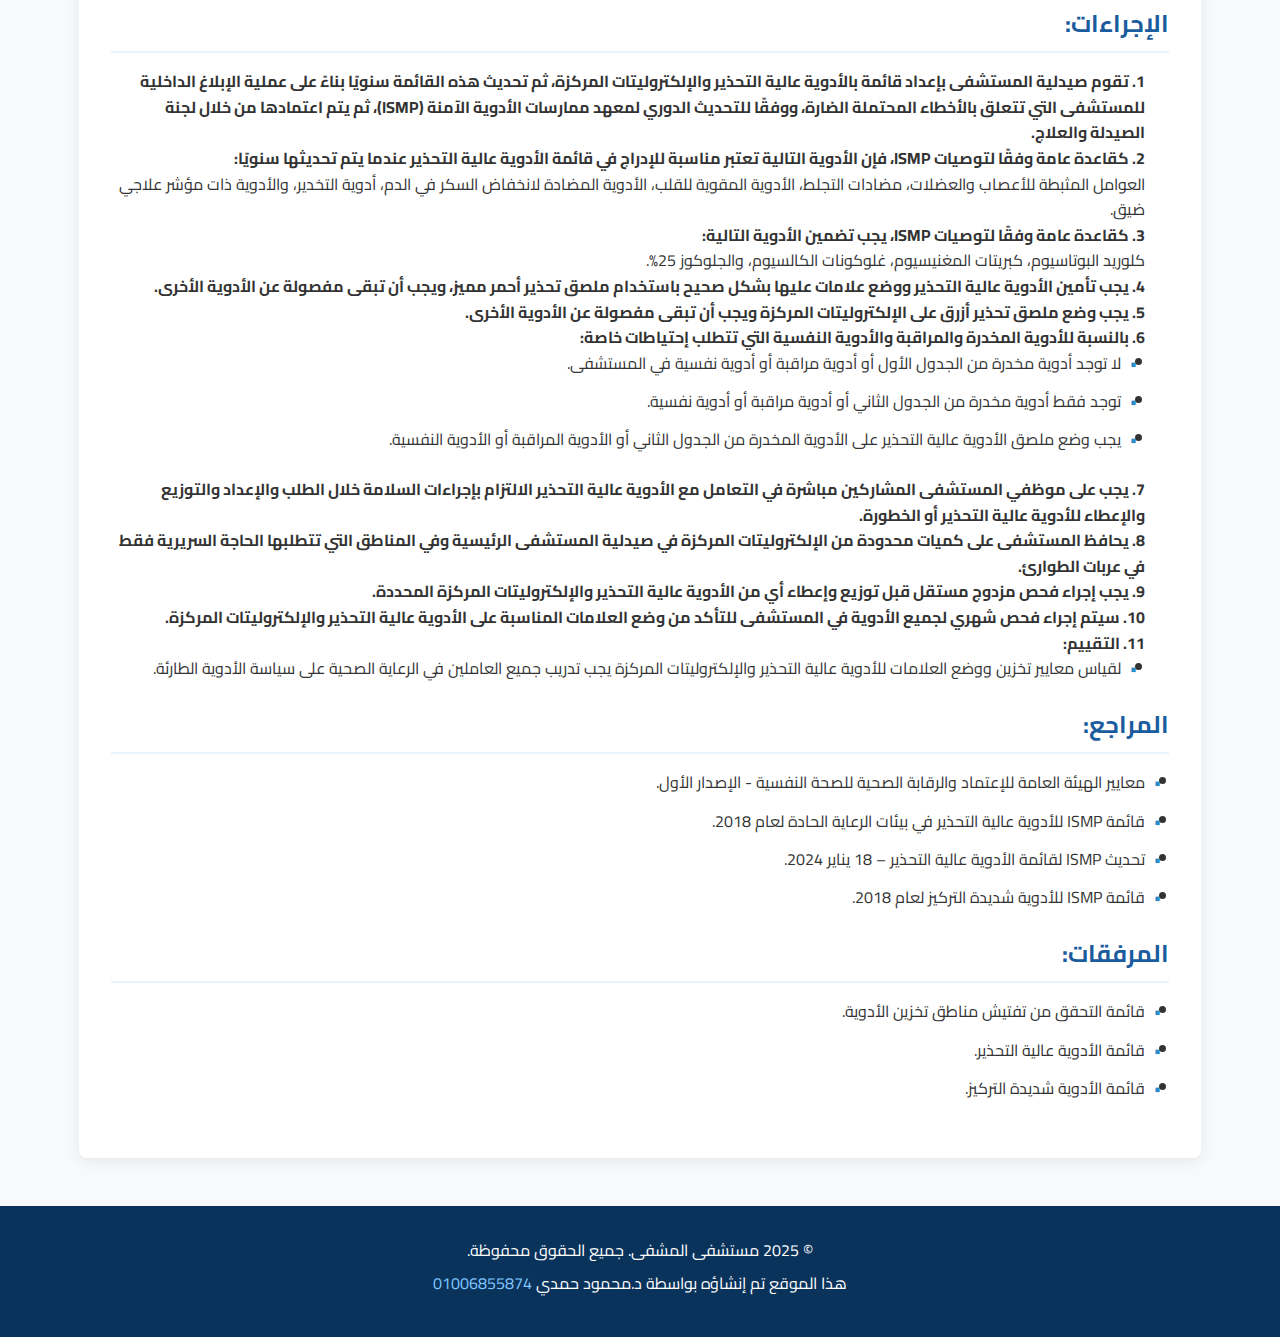
<file: mms05.html>
<!-- P-004-MMS.05- الأدوية عالية الخطورة والإلكتروليتات المركزة.html -->
<!DOCTYPE html>
<html lang="ar" dir="rtl">
<head>
    <meta charset="UTF-8">
    <meta name="viewport" content="width=device-width, initial-scale=1.0">
    <title>برنامج إدارة الدواء - مستشفى المشفى</title>
    <link href="https://fonts.googleapis.com/css2?family=Cairo:wght@400;700;900&display=swap" rel="stylesheet">
    <link rel="stylesheet" href="https://cdnjs.cloudflare.com/ajax/libs/font-awesome/6.0.0-beta3/css/all.min.css">
    <link rel="stylesheet" href="styles-mms.css">
</head>
<body>
    <header id="main-header">
        <div class="container header-content">
            <div class="burger-menu" id="burgerMenu">
                <i class="fas fa-bars"></i>
            </div>
            <div class="logo-area">
                <div class="logos">
                    <img src="1.svg" alt="شعار المستشفى" class="logo">
                    <img src="2.png" alt="شعار المستشفى" class="logo">
                </div>
                <h1 class="site-title">مستشفى المشفى</h1>
            </div>
        </div>
    </header>

    <nav id="side-nav">
        <div class="close-btn" id="closeNav">
            <i class="fas fa-times"></i>
        </div>
        <ul class="nav-links" id="navLinks">
            <li><a href="index.html">الرئيسية</a></li>
            <li><a href="index.html#overview">نظرة عامة</a></li>
            <li><a href="index.html#policies">السياسات</a></li>
            <li><a href="index.html#roles">مهام الفريق</a></li>
            <li><a href="index.html#periodic-procedures">الإجراءات الدورية</a></li>
        </ul>
    </nav>
    <div id="overlay"></div>

    <main>
        <section class="section-padded policy-header">
            <div class="container">
                <a href="index.html#policies" class="back-link">
                    <i class="fas fa-arrow-right"></i> العودة إلى السياسات
                </a>
                <h2>سياسة الأدوية عالية الخطورة والإلكتروليتات المركزة (P-PH-05/004)</h2>
                <div class="policy-meta">
                    <span><i class="fas fa-file-alt"></i> رقم السياسة: P-PH-05/004</span>
                    <span><i class="fas fa-sync-alt"></i> تاريخ الإصدار: إبريل 2025</span>
                    <span><i class="fas fa-history"></i> تاريخ التفعيل: مايو 2025</span>
                    <span><i class="fas fa-calendar-check"></i> تاريخ المراجعة: إبريل 2027</span>
                    <span><i class="fas fa-file-contract"></i> عدد الصفحات: 03</span>
                </div>
            </div>
        </section>

        <section class="section-padded">
            <div class="container">
                <div class="policy-content">
                    <h3>الغرض:</h3>
                    <ul>
                        <li>تقديم إرشادات لإدارة الأدوية المصنفة كأدوية عالية الخطورة والأدوية ذات التركيز العالي بشكل آمن.</li>
                        <li>زيادة الوعي بالأدوية عالية الخطورة والأدوية ذات التركيز العالي، وبالتالي تحسين سلامة المرضى.</li>
                        <li>حماية المرضى وموظفي المستشفى من تأثير الأدوية الصيدلانية الخطرة.</li>
                    </ul>
                    
                    <h3>المجال:</h3>
                    <ul>
                        <li>تنطبق هذه السياسة على قسم الصيدلية، وطاقم التمريض، والطاقم الطبي.</li>
                    </ul>
                    
                    <h3>السياسة:</h3>
                    <ul>
                        <li>تضع مستشفى المشفى للصحة النفسية سياسة لضمان الإدارة والتخزين والصرف والإعطاء الأمن والفعال والكفء للأدوية عالية الخطورة والإلكتروليتات ذات التركيز العالي.</li>
                        <li>تضمن هذه السياسة أن الأدوية عالية الخطورة والإلكتروليتات ذات التركيز العالي لن تتسبب في ضرر للمريض نتيجة للخطأ.</li>
                        <li>تتضمن السياسة الخطوات اللازمة للامتثال لها، وتشرح المتطلبات الإجرائية، والأساليب، والإرشادات حول كيفية تصرف الأشخاص المعنيين بما يتماشى مع السياسة.</li>
                    </ul>
                    
                    <h3>المسؤوليات:</h3>
                    <ul>
                        <li><strong>مدير الصيدلية:</strong> مسؤول عن تنفيذ السياسة العامة والإشراف عليها.</li>
                        <li><strong>إدارة الصيدلة:</strong> مسؤولة عن تطبيق سياسة الأدوية ذات التحذير العالي والأدوية المركزة جدًا في جميع أنحاء المستشفى وتحديث قائمة الأدوية ذات التحذير العالي وقائمة الأدوية المركزة جدًا.</li>
                        <li><strong>الطواقم الطبية والتمريضية:</strong> مسؤولة عن توفير معلومات دقيقة وكاملة بشأن أوامر الأدوية ووصفات المرضى.</li>
                        <li><strong>رؤساء الأقسام المعنية:</strong> مسؤولون عن ضمان الامتثال لهذه السياسة داخل أقسامهم المعنية.</li>
                    </ul>
                    
                    <h3>التعريفات:</h3>
                    <ul>
                        <li><strong>الإلكتروليتات المركزة:</strong> كلوريد البوتاسيوم (2 ملي مكافئ لكل مل أو أكثر)، كلوريد الصوديوم (أكثر من 0.9%)، جلوكونات الكالسيوم 10% وأعلى، بيكربونات الصوديوم 8.4% والجلوكوز عالى التركيز.</li>
                        <li><strong>الأدوية عالية التحذير (الخطورة) (HAM):</strong> الأدوية التي تحمل خطرًا كبيرًا قد يؤدي الى التسبب في إصابة خطيرة أو وفاة للمريض إذا تم استخدامها بشكل خاطئ، على الرغم من أن الأخطاء قد تحدث أو لا تحدث مع تلك الأدوية، إلا أن عواقب الخطأ تكون أكثر دمارًا للمريض.</li>
                        <li><strong>المراجعة المزدوجة للأدوية عالية التحذير والإلكتروليتات المركزة:</strong> هي إجراء يقوم فيه اثنان من العاملين بمجال إعطاء الخدمة الصحية بفحص العناصر الحيوية للإجراء بشكل منفصل (كل على حدة وبعيدا عن الآخر) ثم مقارنة النتائج للعناصر الحاسمة للإجراء مثل اسم المريض، اسم الدواء، حساب معدل الإعطاء قبل تنفيذه. المراجعة المزدوجة مخصصة للأدوية عالية الخطورة كما هو موضح في هذه السياسة والإرشادات.</li>
                        <li><strong>معهد ممارسات الأدوية الآمنة (ISMP):</strong> منظمة غير ربحية معنية بالكامل لمنع الأخطاء الدوائية وضمان الاستخدام الأمن للأدوية.</li>
                    </ul>
                    
                    <h3>الإجراءات:</h3>
                    <div class="sub-section">
                        <h4>1. تقوم صيدلية المستشفى بإعداد قائمة بالأدوية عالية التحذير والإلكتروليتات المركزة، ثم تحديث هذه القائمة سنويًا بناءً على عملية الإبلاغ الداخلية للمستشفى التي تتعلق بالأخطاء المحتملة الضارة، ووفقًا للتحديث الدوري لمعهد ممارسات الأدوية الآمنة (ISMP)، ثم يتم اعتمادها من خلال لجنة الصيدلة والعلاج.</h4>
                        <h4>2. كقاعدة عامة وفقًا لتوصيات ISMP، فإن الأدوية التالية تعتبر مناسبة للإدراج في قائمة الأدوية عالية التحذير عندما يتم تحديثها سنويًا:</h4>
                        <p>العوامل المثبطة للأعصاب والعضلات، مضادات التجلط، الأدوية المقوية للقلب، الأدوية المضادة لانخفاض السكر في الدم، أدوية التخدير، والأدوية ذات مؤشر علاجي ضيق.</p>
                        <h4>3. كقاعدة عامة وفقًا لتوصيات ISMP، يجب تضمين الأدوية التالية:</h4>
                        <p>كلوريد البوتاسيوم، كبريتات المغنيسيوم، غلوكونات الكالسيوم، والجلوكوز 25%.</p>
                        <h4>4. يجب تأمين الأدوية عالية التحذير ووضع علامات عليها بشكل صحيح باستخدام ملصق تحذير أحمر مميز، ويجب أن تبقى مفصولة عن الأدوية الأخرى.</h4>
                        <h4>5. يجب وضع ملصق تحذير أزرق على الإلكتروليتات المركزة ويجب أن تبقى مفصولة عن الأدوية الأخرى.</h4>
                        <h4>6. بالنسبة للأدوية المخدرة والمراقبة والأدوية النفسية التي تتطلب إحتياطات خاصة:</h4>
                        <ul>
                            <li>لا توجد أدوية مخدرة من الجدول الأول أو أدوية مراقبة أو أدوية نفسية في المستشفى.</li>
                            <li>توجد فقط أدوية مخدرة من الجدول الثاني أو أدوية مراقبة أو أدوية نفسية.</li>
                            <li>يجب وضع ملصق الأدوية عالية التحذير على الأدوية المخدرة من الجدول الثاني أو الأدوية المراقبة أو الأدوية النفسية.</li>
                        </ul>
                        <h4>7. يجب على موظفي المستشفى المشاركين مباشرة في التعامل مع الأدوية عالية التحذير الالتزام بإجراءات السلامة خلال الطلب والإعداد والتوزيع والإعطاء للأدوية عالية التحذير أو الخطورة.</h4>
                        <h4>8. يحافظ المستشفى على كميات محدودة من الإلكتروليتات المركزة في صيدلية المستشفى الرئيسية وفي المناطق التي تتطلبها الحاجة السريرية فقط في عربات الطوارئ.</h4>
                        <h4>9. يجب إجراء فحص مزدوج مستقل قبل توزيع وإعطاء أي من الأدوية عالية التحذير والإلكتروليتات المركزة المحددة.</h4>
                        <h4>10. سيتم إجراء فحص شهري لجميع الأدوية في المستشفى للتأكد من وضع العلامات المناسبة على الأدوية عالية التحذير والإلكتروليتات المركزة.</h4>
                        <h4>11. التقييم:</h4>
                        <ul>
                            <li>لقياس معايير تخزين ووضع العلامات للأدوية عالية التحذير والإلكتروليتات المركزة يجب تدريب جميع العاملين في الرعاية الصحية على سياسة الأدوية الطارئة.</li>
                        </ul>
                    </div>
                    
                    <h3>المراجع:</h3>
                    <ul>
                        <li>معايير الهيئة العامة للإعتماد والرقابة الصحية للصحة النفسية - الإصدار الأول.</li>
                        <li>قائمة ISMP للأدوية عالية التحذير في بيئات الرعاية الحادة لعام 2018.</li>
                        <li>تحديث ISMP لقائمة الأدوية عالية التحذير – 18 يناير 2024.</li>
                        <li>قائمة ISMP للأدوية شديدة التركيز لعام 2018.</li>
                    </ul>
                    
                    <h3>المرفقات:</h3>
                    <ul>
                        <li>قائمة التحقق من تفتيش مناطق تخزين الأدوية.</li>
                        <li>قائمة الأدوية عالية التحذير.</li>
                        <li>قائمة الأدوية شديدة التركيز.</li>
                    </ul>
                </div>
            </div>
        </section>
    </main>

    <footer id="main-footer">
        <div class="container footer-content">
            <p>&copy; 2025 مستشفى المشفى. جميع الحقوق محفوظة.</p>
            <p>هذا الموقع تم إنشاؤه بواسطة د.محمود حمدي <a href="tel:+201006855874" class="phone-number">01006855874</a></p>
        </div>
    </footer>

    <script>
        document.getElementById('burgerMenu').addEventListener('click', function() {
            const navLinks = document.getElementById('navLinks');
            navLinks.classList.toggle('show');
        });
    </script>
</body>
</html>
</file>
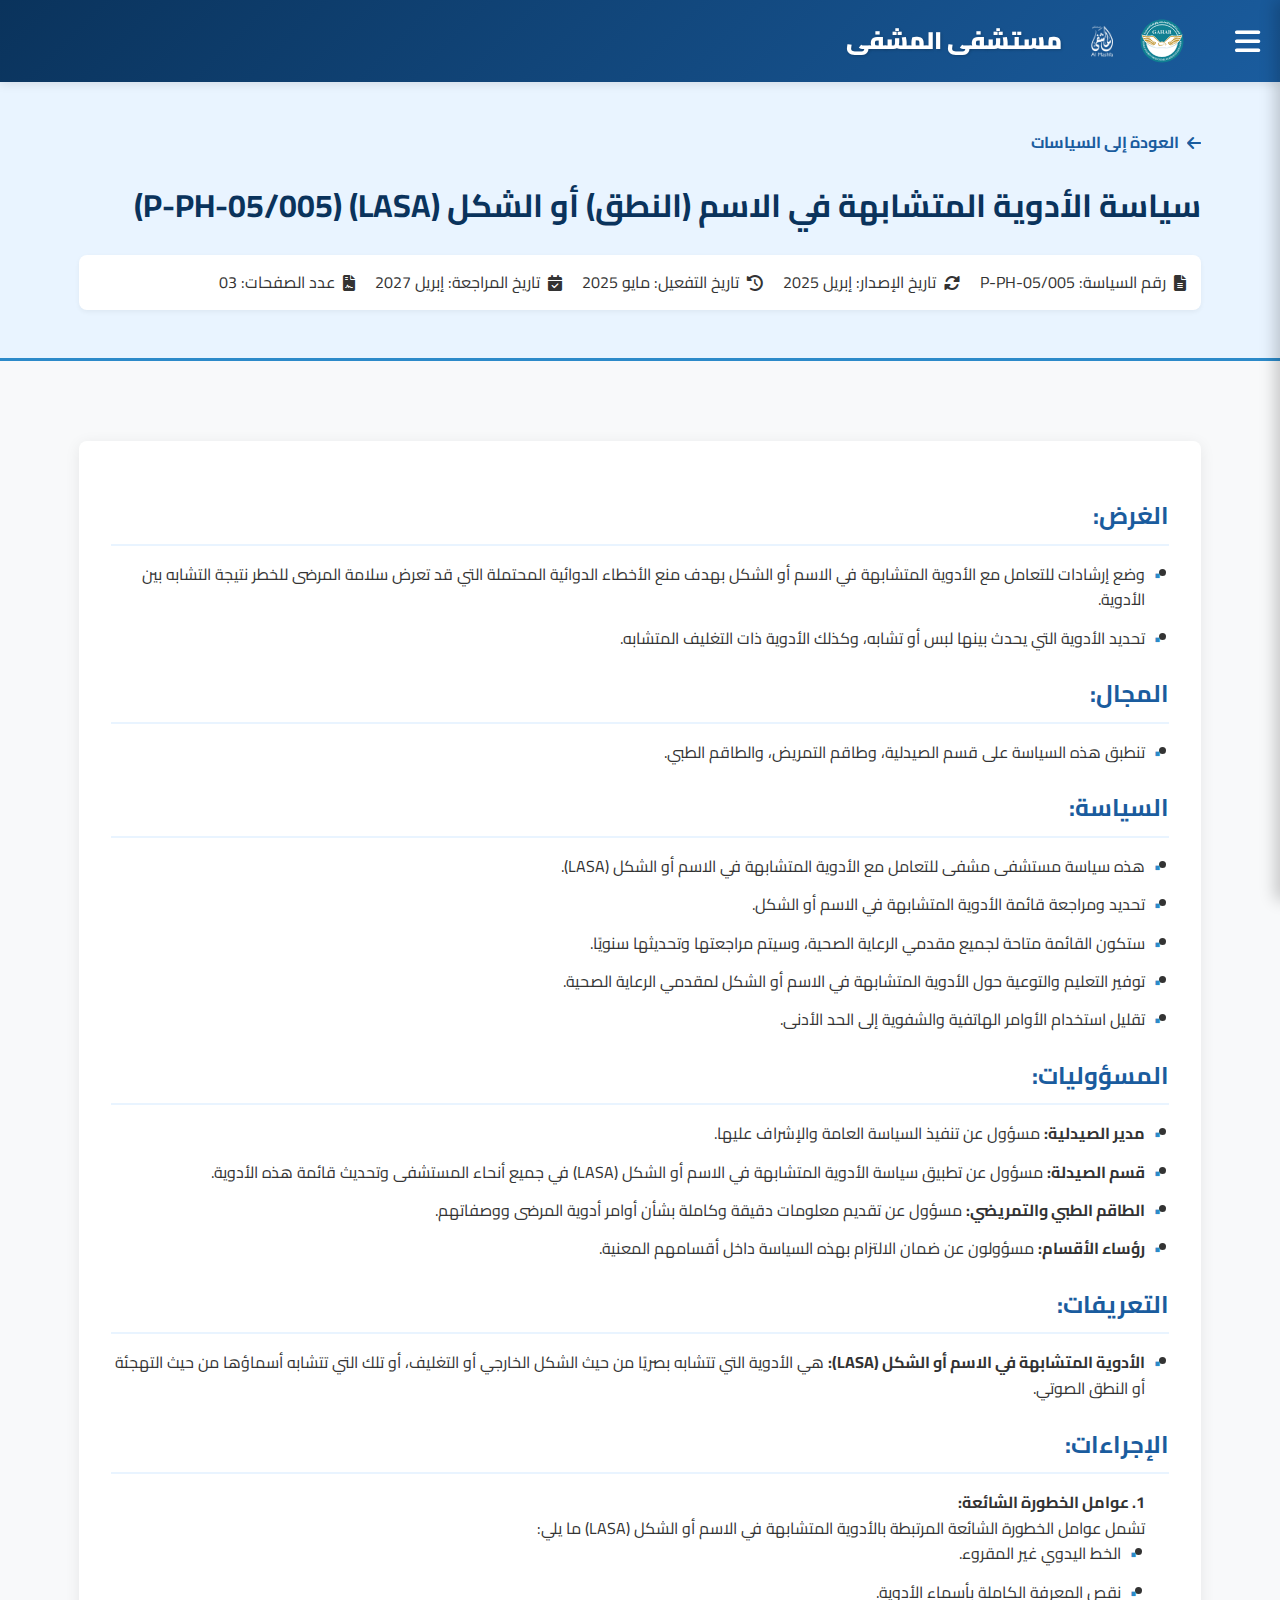
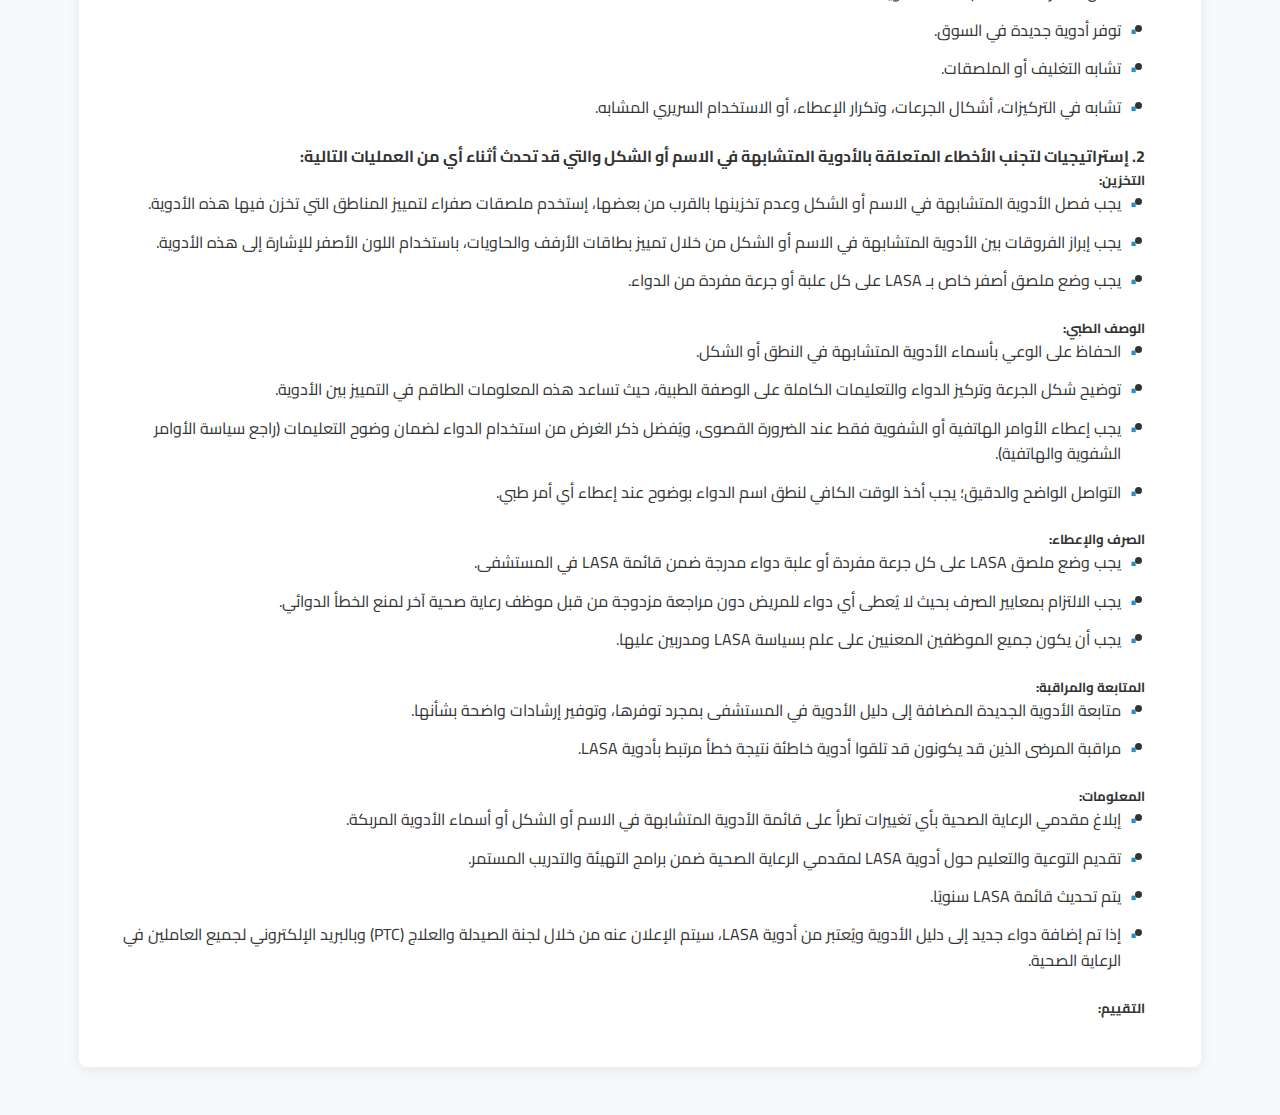
<file: mms06.html>
<!-- P-005-MMS.06لأدوية المتشابهة في النطق أو الشكل (LASA).html -->
<!DOCTYPE html>
<html lang="ar" dir="rtl">
<head>
    <meta charset="UTF-8">
    <meta name="viewport" content="width=device-width, initial-scale=1.0">
    <title>برنامج إدارة الدواء - مستشفى المشفى</title>
    <link href="https://fonts.googleapis.com/css2?family=Cairo:wght@400;700;900&display=swap" rel="stylesheet">
    <link rel="stylesheet" href="https://cdnjs.cloudflare.com/ajax/libs/font-awesome/6.0.0-beta3/css/all.min.css">
    <link rel="stylesheet" href="styles-mms.css">
</head>
<body>
    <header id="main-header">
        <div class="container header-content">
            <div class="burger-menu" id="burgerMenu">
                <i class="fas fa-bars"></i>
            </div>
            <div class="logo-area">
                <div class="logos">
                    <img src="1.svg" alt="شعار المستشفى" class="logo">
                    <img src="2.png" alt="شعار المستشفى" class="logo">
                </div>
                <h1 class="site-title">مستشفى المشفى</h1>
            </div>
        </div>
    </header>

    <nav id="side-nav">
        <div class="close-btn" id="closeNav">
            <i class="fas fa-times"></i>
        </div>
        <ul class="nav-links" id="navLinks">
            <li><a href="index.html">الرئيسية</a></li>
            <li><a href="index.html#overview">نظرة عامة</a></li>
            <li><a href="index.html#policies">السياسات</a></li>
            <li><a href="index.html#roles">مهام الفريق</a></li>
            <li><a href="index.html#periodic-procedures">الإجراءات الدورية</a></li>
        </ul>
    </nav>
    <div id="overlay"></div>

    <main>
        <section class="section-padded policy-header">
            <div class="container">
                <a href="index.html#policies" class="back-link">
                    <i class="fas fa-arrow-right"></i> العودة إلى السياسات
                </a>
                <h2>سياسة الأدوية المتشابهة في الاسم (النطق) أو الشكل (LASA) (P-PH-05/005)</h2>
                <div class="policy-meta">
                    <span><i class="fas fa-file-alt"></i> رقم السياسة: P-PH-05/005</span>
                    <span><i class="fas fa-sync-alt"></i> تاريخ الإصدار: إبريل 2025</span>
                    <span><i class="fas fa-history"></i> تاريخ التفعيل: مايو 2025</span>
                    <span><i class="fas fa-calendar-check"></i> تاريخ المراجعة: إبريل 2027</span>
                    <span><i class="fas fa-file-contract"></i> عدد الصفحات: 03</span>
                </div>
            </div>
        </section>

        <section class="section-padded">
            <div class="container">
                <div class="policy-content">
                    <h3>الغرض:</h3>
                    <ul>
                        <li>وضع إرشادات للتعامل مع الأدوية المتشابهة في الاسم أو الشكل بهدف منع الأخطاء الدوائية المحتملة التي قد تعرض سلامة المرضى للخطر نتيجة التشابه بين الأدوية.</li>
                        <li>تحديد الأدوية التي يحدث بينها لبس أو تشابه، وكذلك الأدوية ذات التغليف المتشابه.</li>
                    </ul>
                    
                    <h3>المجال:</h3>
                    <ul>
                        <li>تنطبق هذه السياسة على قسم الصيدلية، وطاقم التمريض، والطاقم الطبي.</li>
                    </ul>
                    
                    <h3>السياسة:</h3>
                    <ul>
                        <li>هذه سياسة مستشفى مشفى للتعامل مع الأدوية المتشابهة في الاسم أو الشكل (LASA).</li>
                        <li>تحديد ومراجعة قائمة الأدوية المتشابهة في الاسم أو الشكل.</li>
                        <li>ستكون القائمة متاحة لجميع مقدمي الرعاية الصحية، وسيتم مراجعتها وتحديثها سنويًا.</li>
                        <li>توفير التعليم والتوعية حول الأدوية المتشابهة في الاسم أو الشكل لمقدمي الرعاية الصحية.</li>
                        <li>تقليل استخدام الأوامر الهاتفية والشفوية إلى الحد الأدنى.</li>
                    </ul>
                    
                    <h3>المسؤوليات:</h3>
                    <ul>
                        <li><strong>مدير الصيدلية:</strong> مسؤول عن تنفيذ السياسة العامة والإشراف عليها.</li>
                        <li><strong>قسم الصيدلة:</strong> مسؤول عن تطبيق سياسة الأدوية المتشابهة في الاسم أو الشكل (LASA) في جميع أنحاء المستشفى وتحديث قائمة هذه الأدوية.</li>
                        <li><strong>الطاقم الطبي والتمريضي:</strong> مسؤول عن تقديم معلومات دقيقة وكاملة بشأن أوامر أدوية المرضى ووصفاتهم.</li>
                        <li><strong>رؤساء الأقسام:</strong> مسؤولون عن ضمان الالتزام بهذه السياسة داخل أقسامهم المعنية.</li>
                    </ul>
                    
                    <h3>التعريفات:</h3>
                    <ul>
                        <li><strong>الأدوية المتشابهة في الاسم أو الشكل (LASA):</strong> هي الأدوية التي تتشابه بصريًا من حيث الشكل الخارجي أو التغليف، أو تلك التي تتشابه أسماؤها من حيث التهجئة أو النطق الصوتي.</li>
                    </ul>
                    
                    <h3>الإجراءات:</h3>
                    <div class="sub-section">
                        <h4>1. عوامل الخطورة الشائعة:</h4>
                        <p>تشمل عوامل الخطورة الشائعة المرتبطة بالأدوية المتشابهة في الاسم أو الشكل (LASA) ما يلي:</p>
                        <ul>
                            <li>الخط اليدوي غير المقروء.</li>
                            <li>نقص المعرفة الكاملة بأسماء الأدوية.</li>
                            <li>توفر أدوية جديدة في السوق.</li>
                            <li>تشابه التغليف أو الملصقات.</li>
                            <li>تشابه في التركيزات، أشكال الجرعات، وتكرار الإعطاء، أو الاستخدام السريري المشابه.</li>
                        </ul>
                        <h4>2. إستراتيجيات لتجنب الأخطاء المتعلقة بالأدوية المتشابهة في الاسم أو الشكل والتي قد تحدث أثناء أي من العمليات التالية:</h4>
                        <h5>التخزين:</h5>
                        <ul>
                            <li>يجب فصل الأدوية المتشابهة في الاسم أو الشكل وعدم تخزينها بالقرب من بعضها، إستخدم ملصقات صفراء لتمييز المناطق التي تخزن فيها هذه الأدوية.</li>
                            <li>يجب إبراز الفروقات بين الأدوية المتشابهة في الاسم أو الشكل من خلال تمييز بطاقات الأرفف والحاويات، باستخدام اللون الأصفر للإشارة إلى هذه الأدوية.</li>
                            <li>يجب وضع ملصق أصفر خاص بـ LASA على كل علبة أو جرعة مفردة من الدواء.</li>
                        </ul>
                        <h5>الوصف الطبي:</h5>
                        <ul>
                            <li>الحفاظ على الوعي بأسماء الأدوية المتشابهة في النطق أو الشكل.</li>
                            <li>توضيح شكل الجرعة وتركيز الدواء والتعليمات الكاملة على الوصفة الطبية، حيث تساعد هذه المعلومات الطاقم في التمييز بين الأدوية.</li>
                            <li>يجب إعطاء الأوامر الهاتفية أو الشفوية فقط عند الضرورة القصوى، ويُفضل ذكر الغرض من استخدام الدواء لضمان وضوح التعليمات (راجع سياسة الأوامر الشفوية والهاتفية).</li>
                            <li>التواصل الواضح والدقيق؛ يجب أخذ الوقت الكافي لنطق اسم الدواء بوضوح عند إعطاء أي أمر طبي.</li>
                        </ul>
                        <h5>الصرف والإعطاء:</h5>
                        <ul>
                            <li>يجب وضع ملصق LASA على كل جرعة مفردة أو علبة دواء مدرجة ضمن قائمة LASA في المستشفى.</li>
                            <li>يجب الالتزام بمعايير الصرف بحيث لا يُعطى أي دواء للمريض دون مراجعة مزدوجة من قبل موظف رعاية صحية آخر لمنع الخطأ الدوائي.</li>
                            <li>يجب أن يكون جميع الموظفين المعنيين على علم بسياسة LASA ومدربين عليها.</li>
                        </ul>
                        <h5>المتابعة والمراقبة:</h5>
                        <ul>
                            <li>متابعة الأدوية الجديدة المضافة إلى دليل الأدوية في المستشفى بمجرد توفرها، وتوفير إرشادات واضحة بشأنها.</li>
                            <li>مراقبة المرضى الذين قد يكونون قد تلقوا أدوية خاطئة نتيجة خطأ مرتبط بأدوية LASA.</li>
                        </ul>
                        <h5>المعلومات:</h5>
                        <ul>
                            <li>إبلاغ مقدمي الرعاية الصحية بأي تغييرات تطرأ على قائمة الأدوية المتشابهة في الاسم أو الشكل أو أسماء الأدوية المربكة.</li>
                            <li>تقديم التوعية والتعليم حول أدوية LASA لمقدمي الرعاية الصحية ضمن برامج التهيئة والتدريب المستمر.</li>
                            <li>يتم تحديث قائمة LASA سنويًا.</li>
                            <li>إذا تم إضافة دواء جديد إلى دليل الأدوية ويُعتبر من أدوية LASA، سيتم الإعلان عنه من خلال لجنة الصيدلة والعلاج (PTC) وبالبريد الإلكتروني لجميع العاملين في الرعاية الصحية.</li>
                        </ul>
                        <h5>التقييم:</h5>
</file>
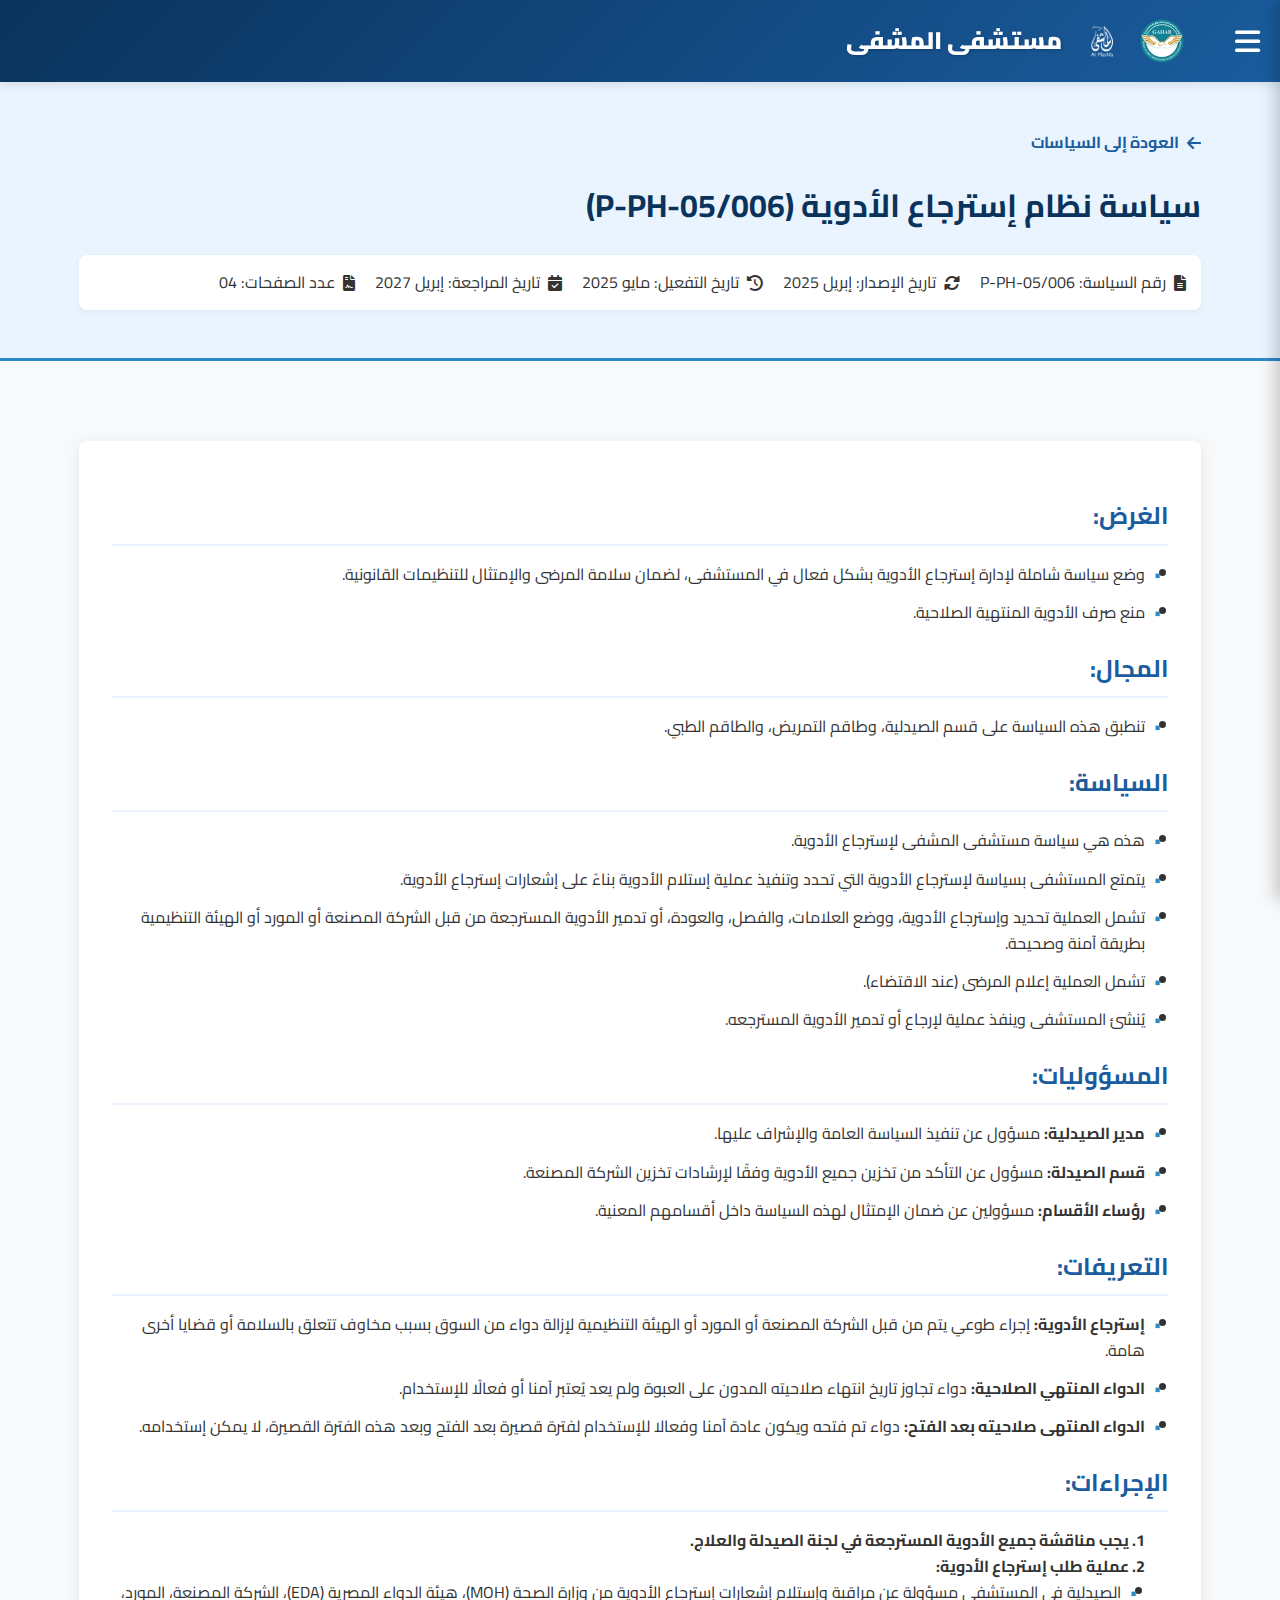
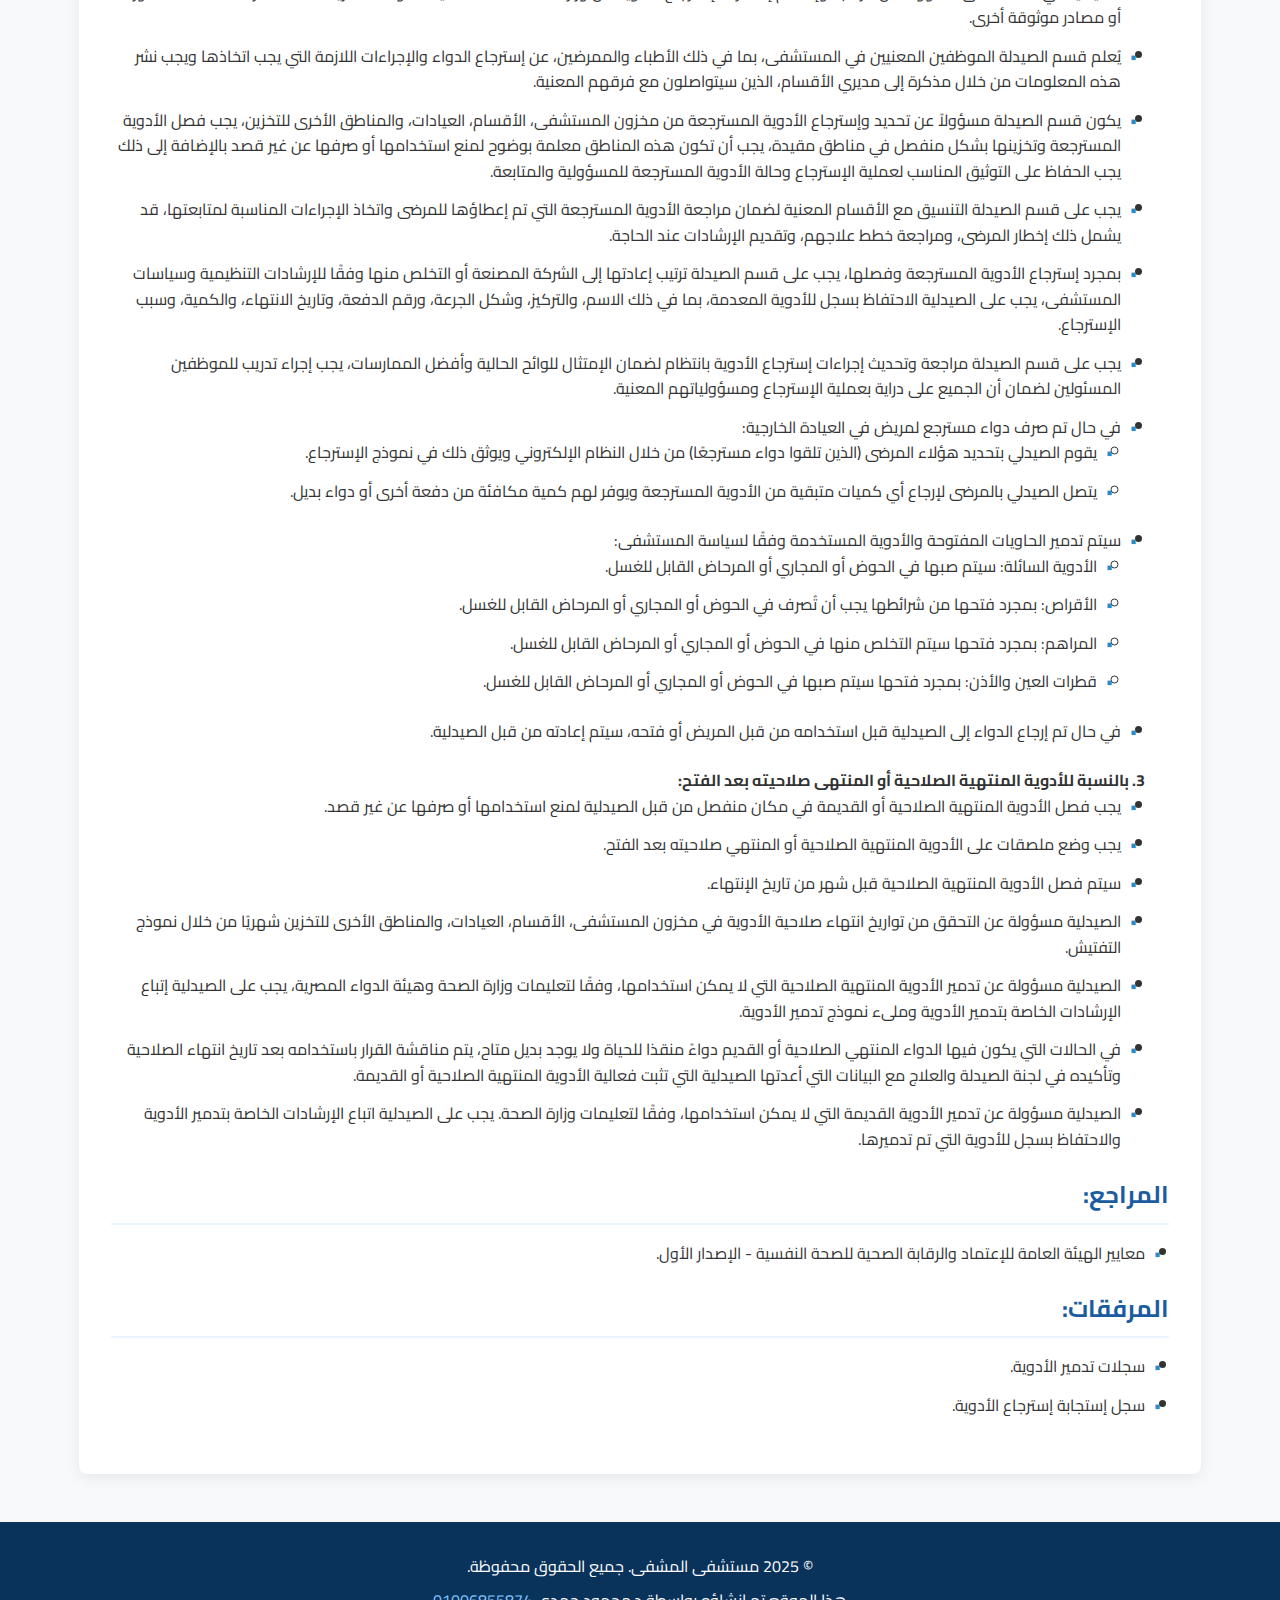
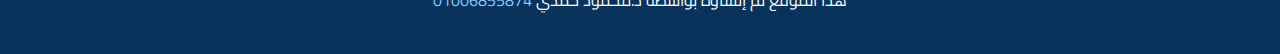
<file: mms07.html>
<!-- P-006-MMS.07-نظــام إسترجـــاع  الأدويــة.html -->
<!DOCTYPE html>
<html lang="ar" dir="rtl">
<head>
    <meta charset="UTF-8">
    <meta name="viewport" content="width=device-width, initial-scale=1.0">
    <title>برنامج إدارة الدواء - مستشفى المشفى</title>
    <link href="https://fonts.googleapis.com/css2?family=Cairo:wght@400;700;900&display=swap" rel="stylesheet">
    <link rel="stylesheet" href="https://cdnjs.cloudflare.com/ajax/libs/font-awesome/6.0.0-beta3/css/all.min.css">
    <link rel="stylesheet" href="styles-mms.css">
</head>
<body>
    <header id="main-header">
        <div class="container header-content">
            <div class="burger-menu" id="burgerMenu">
                <i class="fas fa-bars"></i>
            </div>
            <div class="logo-area">
                <div class="logos">
                    <img src="1.svg" alt="شعار المستشفى" class="logo">
                    <img src="2.png" alt="شعار المستشفى" class="logo">
                </div>
                <h1 class="site-title">مستشفى المشفى</h1>
            </div>
        </div>
    </header>

    <nav id="side-nav">
        <div class="close-btn" id="closeNav">
            <i class="fas fa-times"></i>
        </div>
        <ul class="nav-links" id="navLinks">
            <li><a href="index.html">الرئيسية</a></li>
            <li><a href="index.html#overview">نظرة عامة</a></li>
            <li><a href="index.html#policies">السياسات</a></li>
            <li><a href="index.html#roles">مهام الفريق</a></li>
            <li><a href="index.html#periodic-procedures">الإجراءات الدورية</a></li>
        </ul>
    </nav>
    <div id="overlay"></div>

    <main>
        <section class="section-padded policy-header">
            <div class="container">
                <a href="index.html#policies" class="back-link">
                    <i class="fas fa-arrow-right"></i> العودة إلى السياسات
                </a>
                <h2>سياسة نظام إسترجاع الأدوية (P-PH-05/006)</h2>
                <div class="policy-meta">
                    <span><i class="fas fa-file-alt"></i> رقم السياسة: P-PH-05/006</span>
                    <span><i class="fas fa-sync-alt"></i> تاريخ الإصدار: إبريل 2025</span>
                    <span><i class="fas fa-history"></i> تاريخ التفعيل: مايو 2025</span>
                    <span><i class="fas fa-calendar-check"></i> تاريخ المراجعة: إبريل 2027</span>
                    <span><i class="fas fa-file-contract"></i> عدد الصفحات: 04</span>
                </div>
            </div>
        </section>

        <section class="section-padded">
            <div class="container">
                <div class="policy-content">
                    <h3>الغرض:</h3>
                    <ul>
                        <li>وضع سياسة شاملة لإدارة إسترجاع الأدوية بشكل فعال في المستشفى، لضمان سلامة المرضى والإمتثال للتنظيمات القانونية.</li>
                        <li>منع صرف الأدوية المنتهية الصلاحية.</li>
                    </ul>
                    
                    <h3>المجال:</h3>
                    <ul>
                        <li>تنطبق هذه السياسة على قسم الصيدلية، وطاقم التمريض، والطاقم الطبي.</li>
                    </ul>
                    
                    <h3>السياسة:</h3>
                    <ul>
                        <li>هذه هي سياسة مستشفى المشفى لإسترجاع الأدوية.</li>
                        <li>يتمتع المستشفى بسياسة لإسترجاع الأدوية التي تحدد وتنفيذ عملية إستلام الأدوية بناءً على إشعارات إسترجاع الأدوية.</li>
                        <li>تشمل العملية تحديد وإسترجاع الأدوية، ووضع العلامات، والفصل، والعودة، أو تدمير الأدوية المسترجعة من قبل الشركة المصنعة أو المورد أو الهيئة التنظيمية بطريقة آمنة وصحيحة.</li>
                        <li>تشمل العملية إعلام المرضى (عند الاقتضاء).</li>
                        <li>يُنشئ المستشفى وينفذ عملية لإرجاع أو تدمير الأدوية المسترجعه.</li>
                    </ul>
                    
                    <h3>المسؤوليات:</h3>
                    <ul>
                        <li><strong>مدير الصيدلية:</strong> مسؤول عن تنفيذ السياسة العامة والإشراف عليها.</li>
                        <li><strong>قسم الصيدلة:</strong> مسؤول عن التأكد من تخزين جميع الأدوية وفقًا لإرشادات تخزين الشركة المصنعة.</li>
                        <li><strong>رؤساء الأقسام:</strong> مسؤولين عن ضمان الإمتثال لهذه السياسة داخل أقسامهم المعنية.</li>
                    </ul>
                    
                    <h3>التعريفات:</h3>
                    <ul>
                        <li><strong>إسترجاع الأدوية:</strong> إجراء طوعي يتم من قبل الشركة المصنعة أو المورد أو الهيئة التنظيمية لإزالة دواء من السوق بسبب مخاوف تتعلق بالسلامة أو قضايا أخرى هامة.</li>
                        <li><strong>الدواء المنتهي الصلاحية:</strong> دواء تجاوز تاريخ انتهاء صلاحيته المدون على العبوة ولم يعد يُعتبر آمنا أو فعالًا للإستخدام.</li>
                        <li><strong>الدواء المنتهى صلاحيته بعد الفتح:</strong> دواء تم فتحه ويكون عادة آمنا وفعالا للإستخدام لفترة قصيرة بعد الفتح وبعد هذه الفترة القصيرة، لا يمكن إستخدامه.</li>
                    </ul>
                    
                    <h3>الإجراءات:</h3>
                    <div class="sub-section">
                        <h4>1. يجب مناقشة جميع الأدوية المسترجعة في لجنة الصيدلة والعلاج.</h4>
                        <h4>2. عملية طلب إسترجاع الأدوية:</h4>
                        <ul>
                            <li>الصيدلية في المستشفى مسؤولة عن مراقبة وإستلام إشعارات إسترجاع الأدوية من وزارة الصحة (MOH)، هيئة الدواء المصرية (EDA)، الشركة المصنعة، المورد، أو مصادر موثوقة أخرى.</li>
                            <li>يُعلم قسم الصيدلة الموظفين المعنيين في المستشفى، بما في ذلك الأطباء والممرضين، عن إسترجاع الدواء والإجراءات اللازمة التي يجب اتخاذها ويجب نشر هذه المعلومات من خلال مذكرة إلى مديري الأقسام، الذين سيتواصلون مع فرقهم المعنية.</li>
                            <li>يكون قسم الصيدلة مسؤولاً عن تحديد وإسترجاع الأدوية المسترجعة من مخزون المستشفى، الأقسام، العيادات، والمناطق الأخرى للتخزين، يجب فصل الأدوية المسترجعة وتخزينها بشكل منفصل في مناطق مقيدة، يجب أن تكون هذه المناطق معلمة بوضوح لمنع استخدامها أو صرفها عن غير قصد بالإضافة إلى ذلك يجب الحفاظ على التوثيق المناسب لعملية الإسترجاع وحالة الأدوية المسترجعة للمسؤولية والمتابعة.</li>
                            <li>يجب على قسم الصيدلة التنسيق مع الأقسام المعنية لضمان مراجعة الأدوية المسترجعة التي تم إعطاؤها للمرضى واتخاذ الإجراءات المناسبة لمتابعتها، قد يشمل ذلك إخطار المرضى، ومراجعة خطط علاجهم، وتقديم الإرشادات عند الحاجة.</li>
                            <li>بمجرد إسترجاع الأدوية المسترجعة وفصلها، يجب على قسم الصيدلة ترتيب إعادتها إلى الشركة المصنعة أو التخلص منها وفقًا للإرشادات التنظيمية وسياسات المستشفى، يجب على الصيدلية الاحتفاظ بسجل للأدوية المعدمة، بما في ذلك الاسم، والتركيز، وشكل الجرعة، ورقم الدفعة، وتاريخ الانتهاء، والكمية، وسبب الإسترجاع.</li>
                            <li>يجب على قسم الصيدلة مراجعة وتحديث إجراءات إسترجاع الأدوية بانتظام لضمان الإمتثال للوائح الحالية وأفضل الممارسات، يجب إجراء تدريب للموظفين المسئولين لضمان أن الجميع على دراية بعملية الإسترجاع ومسؤولياتهم المعنية.</li>
                            <li>في حال تم صرف دواء مسترجع لمريض في العيادة الخارجية:
                                <ul>
                                    <li>يقوم الصيدلي بتحديد هؤلاء المرضى (الذين تلقوا دواء مسترجعًا) من خلال النظام الإلكتروني ويوثق ذلك في نموذج الإسترجاع.</li>
                                    <li>يتصل الصيدلي بالمرضى لإرجاع أي كميات متبقية من الأدوية المسترجعة ويوفر لهم كمية مكافئة من دفعة أخرى أو دواء بديل.</li>
                                </ul>
                            </li>
                            <li>سيتم تدمير الحاويات المفتوحة والأدوية المستخدمة وفقًا لسياسة المستشفى:
                                <ul>
                                    <li>الأدوية السائلة: سيتم صبها في الحوض أو المجاري أو المرحاض القابل للغسل.</li>
                                    <li>الأقراص: بمجرد فتحها من شرائطها يجب أن تُصرف في الحوض أو المجاري أو المرحاض القابل للغسل.</li>
                                    <li>المراهم: بمجرد فتحها سيتم التخلص منها في الحوض أو المجاري أو المرحاض القابل للغسل.</li>
                                    <li>قطرات العين والأذن: بمجرد فتحها سيتم صبها في الحوض أو المجاري أو المرحاض القابل للغسل.</li>
                                </ul>
                            </li>
                            <li>في حال تم إرجاع الدواء إلى الصيدلية قبل استخدامه من قبل المريض أو فتحه، سيتم إعادته من قبل الصيدلية.</li>
                        </ul>
                        <h4>3. بالنسبة للأدوية المنتهية الصلاحية أو المنتهى صلاحيته بعد الفتح:</h4>
                        <ul>
                            <li>يجب فصل الأدوية المنتهية الصلاحية أو القديمة في مكان منفصل من قبل الصيدلية لمنع استخدامها أو صرفها عن غير قصد.</li>
                            <li>يجب وضع ملصقات على الأدوية المنتهية الصلاحية أو المنتهي صلاحيته بعد الفتح.</li>
                            <li>سيتم فصل الأدوية المنتهية الصلاحية قبل شهر من تاريخ الإنتهاء.</li>
                            <li>الصيدلية مسؤولة عن التحقق من تواريخ انتهاء صلاحية الأدوية في مخزون المستشفى، الأقسام، العيادات، والمناطق الأخرى للتخزين شهريًا من خلال نموذج التفتيش.</li>
                            <li>الصيدلية مسؤولة عن تدمير الأدوية المنتهية الصلاحية التي لا يمكن استخدامها، وفقًا لتعليمات وزارة الصحة وهيئة الدواء المصرية، يجب على الصيدلية إتباع الإرشادات الخاصة بتدمير الأدوية وملىء نموذج تدمير الأدوية.</li>
                            <li>في الحالات التي يكون فيها الدواء المنتهي الصلاحية أو القديم دواءً منقذا للحياة ولا يوجد بديل متاح، يتم مناقشة القرار باستخدامه بعد تاريخ انتهاء الصلاحية وتأكيده في لجنة الصيدلة والعلاج مع البيانات التي أعدتها الصيدلية التي تثبت فعالية الأدوية المنتهية الصلاحية أو القديمة.</li>
                            <li>الصيدلية مسؤولة عن تدمير الأدوية القديمة التي لا يمكن استخدامها، وفقًا لتعليمات وزارة الصحة. يجب على الصيدلية اتباع الإرشادات الخاصة بتدمير الأدوية والاحتفاظ بسجل للأدوية التي تم تدميرها.</li>
                        </ul>
                    </div>
                    
                    <h3>المراجع:</h3>
                    <ul>
                        <li>معايير الهيئة العامة للإعتماد والرقابة الصحية للصحة النفسية - الإصدار الأول.</li>
                    </ul>
                    
                    <h3>المرفقات:</h3>
                    <ul>
                        <li>سجلات تدمير الأدوية.</li>
                        <li>سجل إستجابة إسترجاع الأدوية.</li>
                    </ul>
                </div>
            </div>
        </section>
    </main>

    <footer id="main-footer">
        <div class="container footer-content">
            <p>&copy; 2025 مستشفى المشفى. جميع الحقوق محفوظة.</p>
            <p>هذا الموقع تم إنشاؤه بواسطة د.محمود حمدي <a href="tel:+201006855874" class="phone-number">01006855874</a></p>
        </div>
    </footer>

    <script>
        document.getElementById('burgerMenu').addEventListener('click', function() {
            const navLinks = document.getElementById('navLinks');
            navLinks.classList.toggle('show');
        });
    </script>
</body>
</html>
</file>
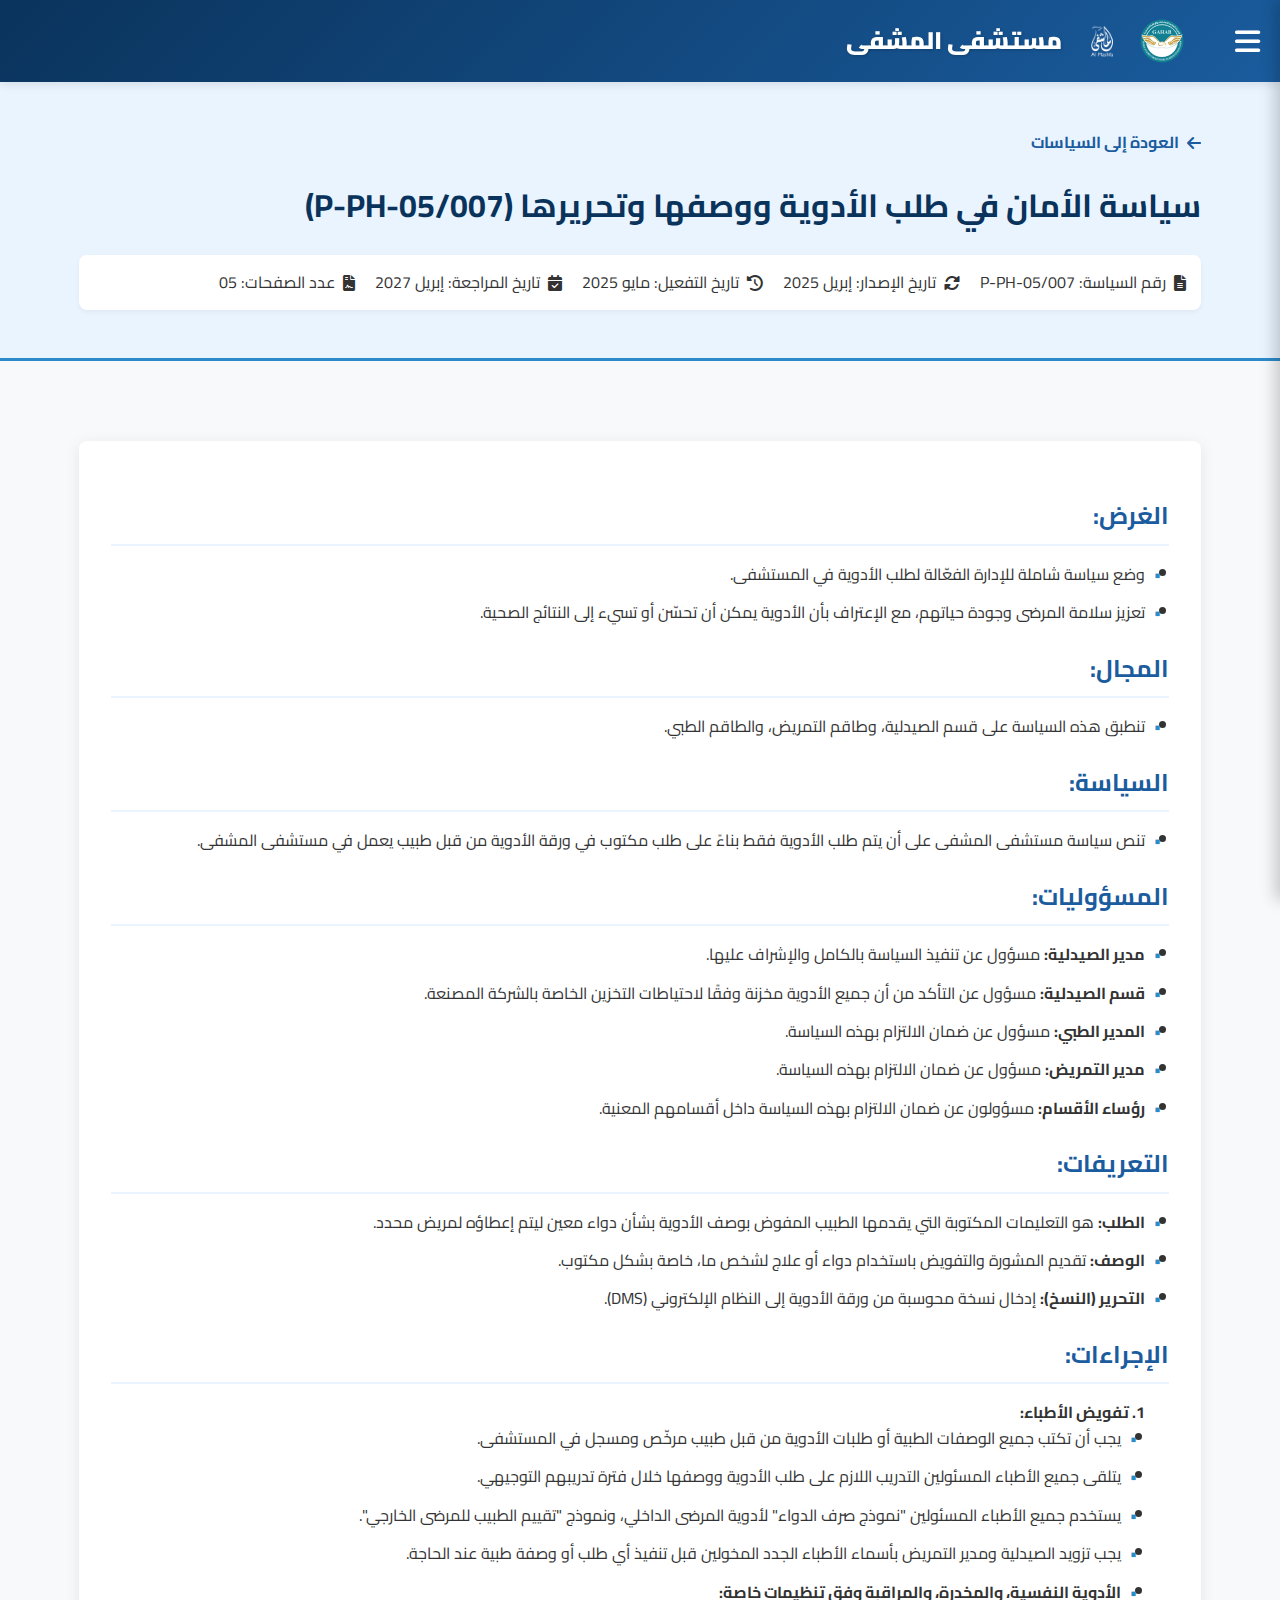
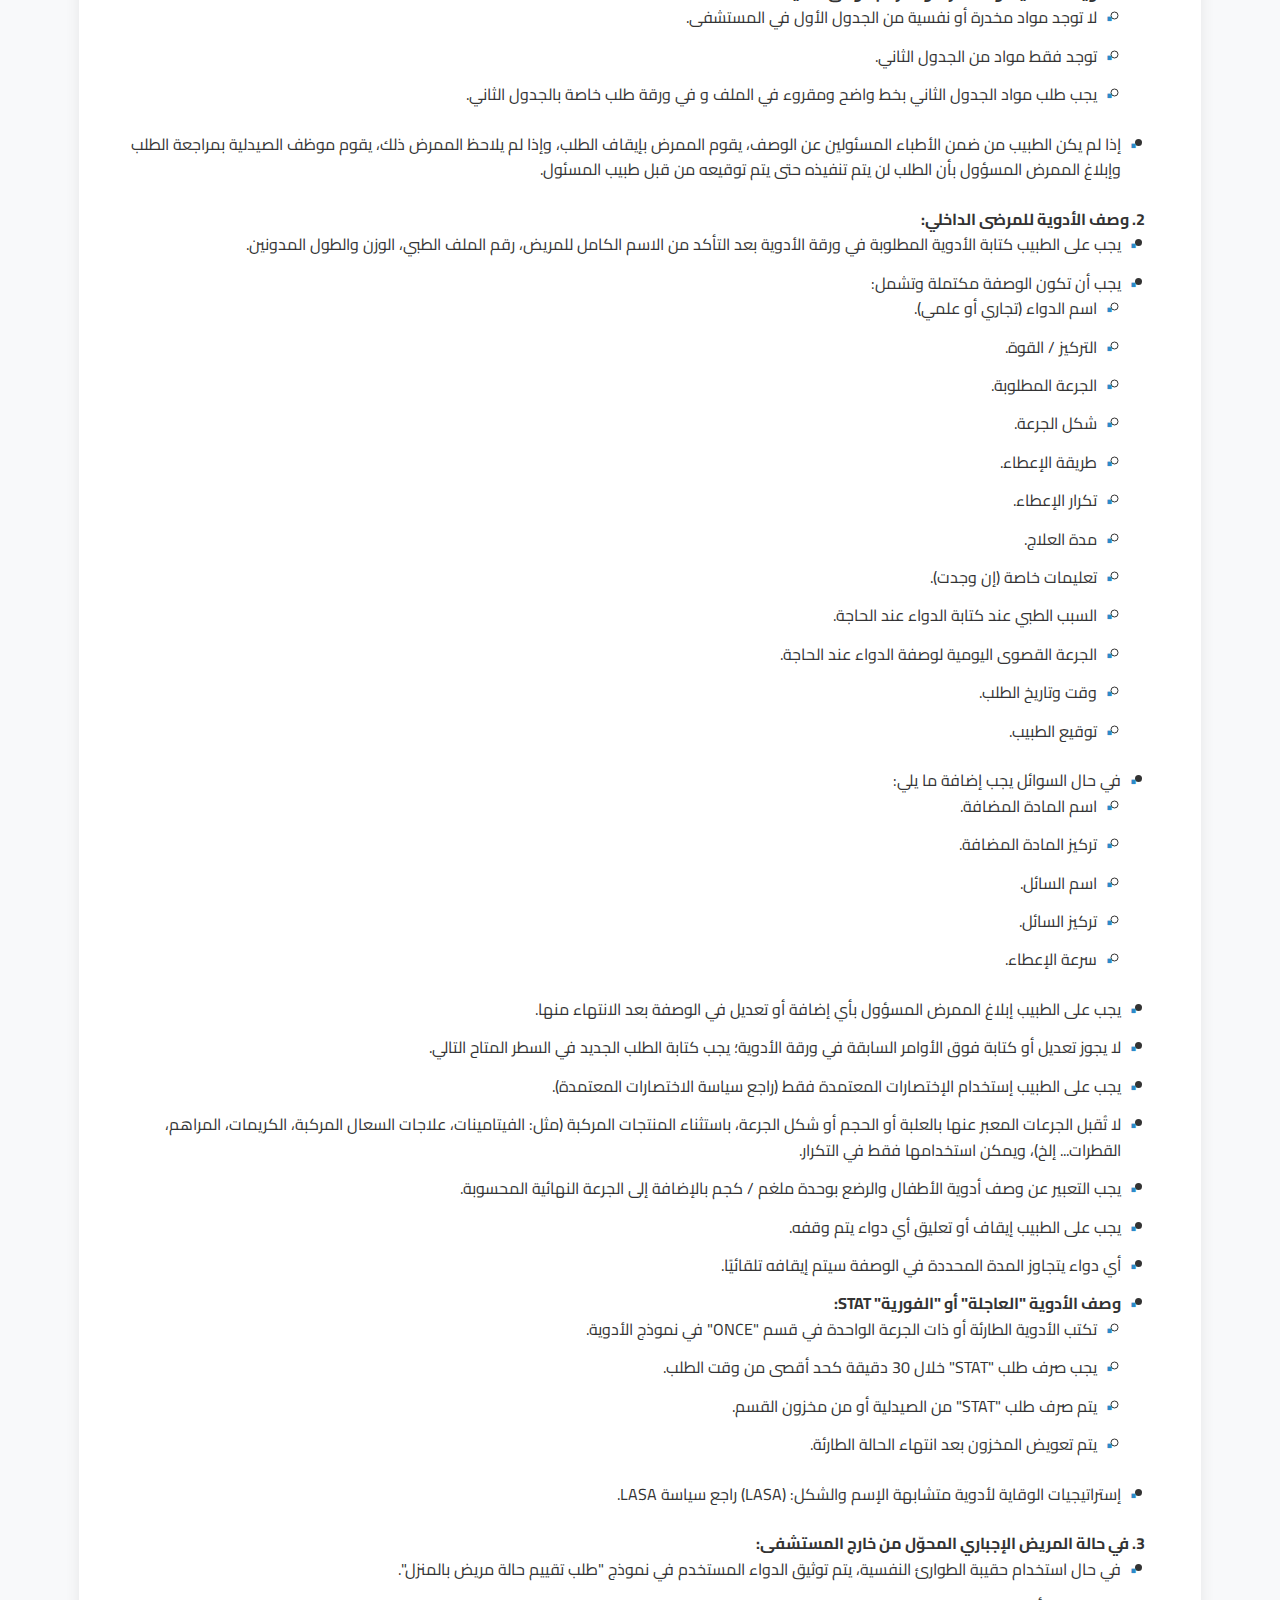
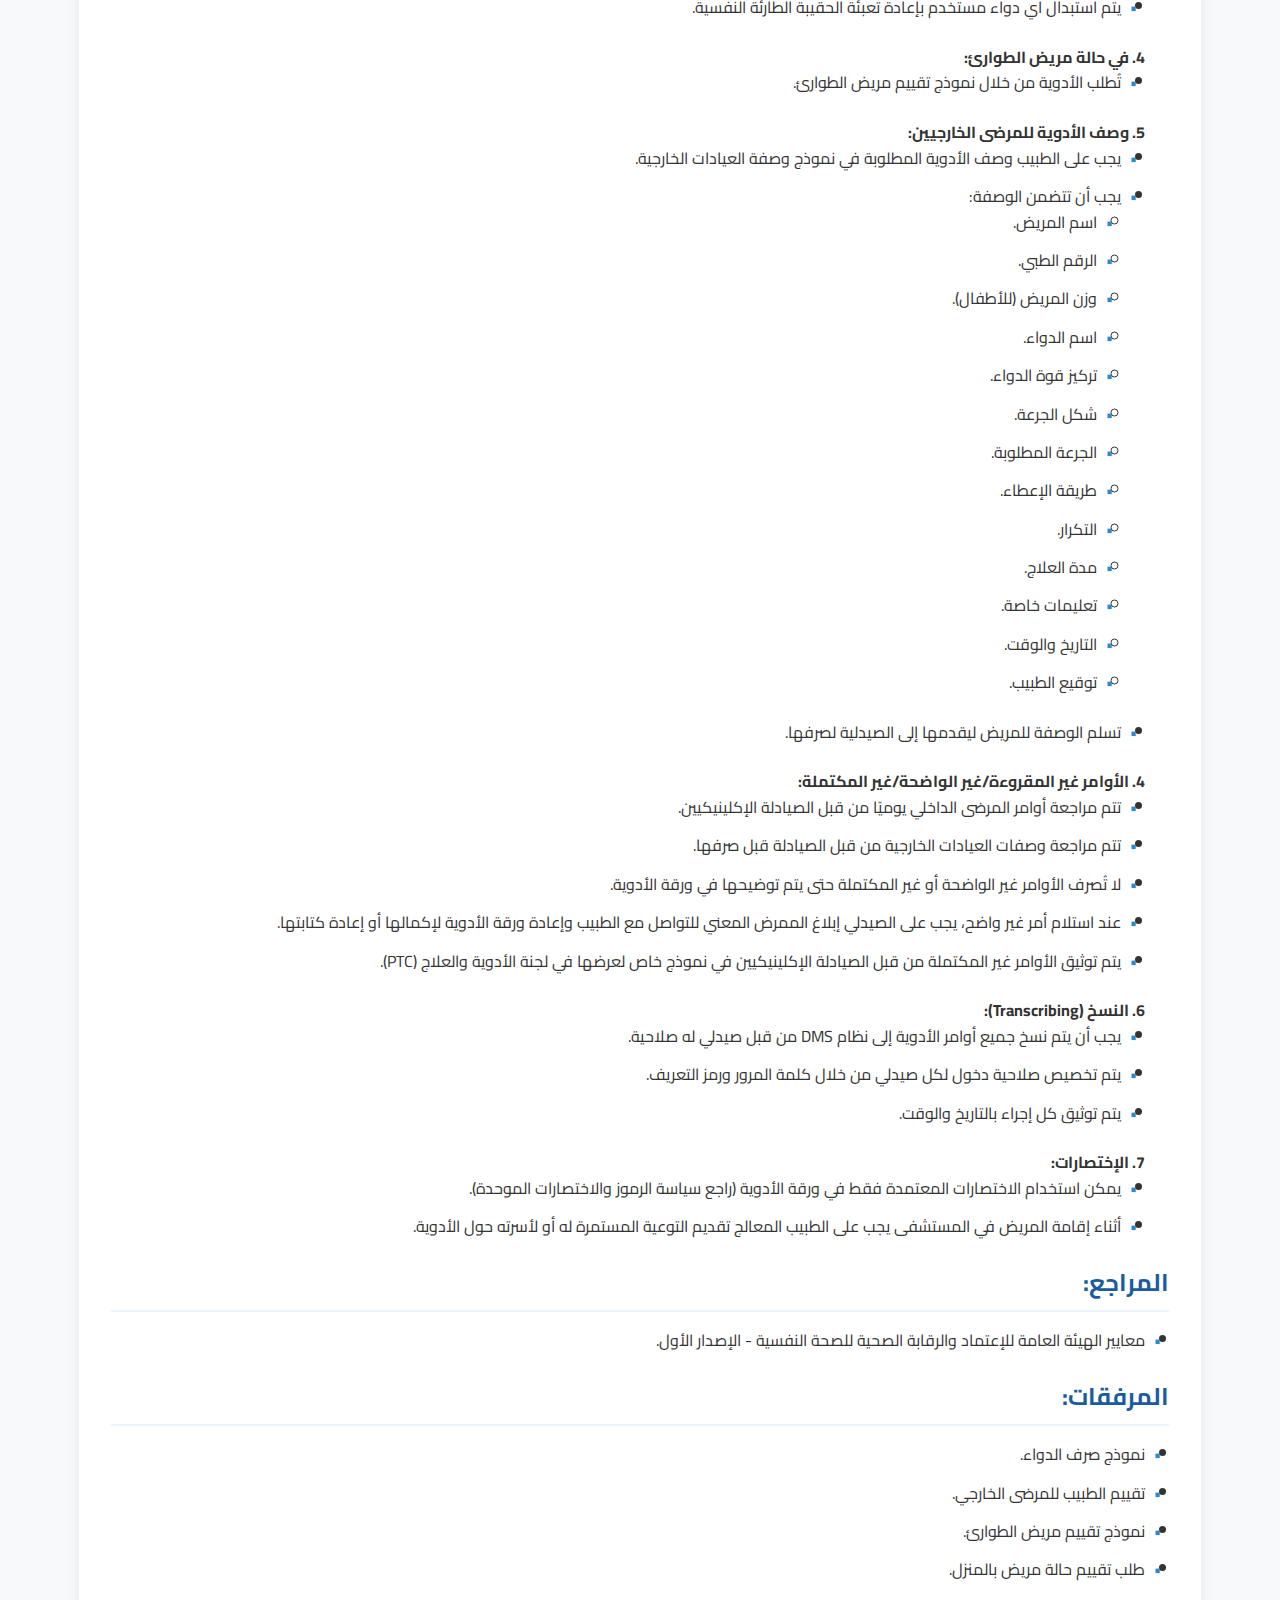
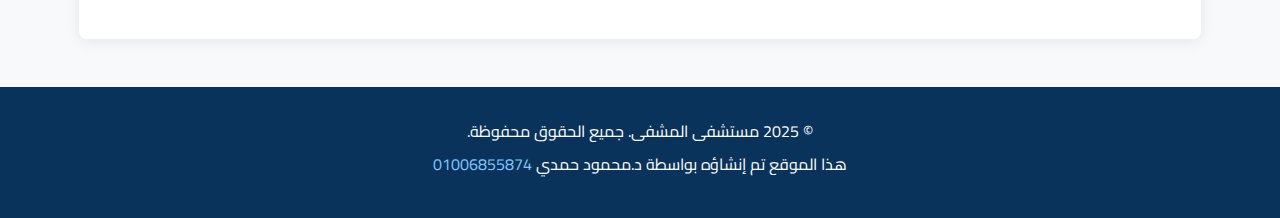
<file: mms08.html>
<!-- P-007-MMS.08الأمان في طلب الأدوية ووصفها وتحريرها.html -->
<!DOCTYPE html>
<html lang="ar" dir="rtl">
<head>
    <meta charset="UTF-8">
    <meta name="viewport" content="width=device-width, initial-scale=1.0">
    <title>برنامج إدارة الدواء - مستشفى المشفى</title>
    <link href="https://fonts.googleapis.com/css2?family=Cairo:wght@400;700;900&display=swap" rel="stylesheet">
    <link rel="stylesheet" href="https://cdnjs.cloudflare.com/ajax/libs/font-awesome/6.0.0-beta3/css/all.min.css">
    <link rel="stylesheet" href="styles-mms.css">
</head>
<body>
    <header id="main-header">
        <div class="container header-content">
            <div class="burger-menu" id="burgerMenu">
                <i class="fas fa-bars"></i>
            </div>
            <div class="logo-area">
                <div class="logos">
                    <img src="1.svg" alt="شعار المستشفى" class="logo">
                    <img src="2.png" alt="شعار المستشفى" class="logo">
                </div>
                <h1 class="site-title">مستشفى المشفى</h1>
            </div>
        </div>
    </header>

    <nav id="side-nav">
        <div class="close-btn" id="closeNav">
            <i class="fas fa-times"></i>
        </div>
        <ul class="nav-links" id="navLinks">
            <li><a href="index.html">الرئيسية</a></li>
            <li><a href="index.html#overview">نظرة عامة</a></li>
            <li><a href="index.html#policies">السياسات</a></li>
            <li><a href="index.html#roles">مهام الفريق</a></li>
            <li><a href="index.html#periodic-procedures">الإجراءات الدورية</a></li>
        </ul>
    </nav>
    <div id="overlay"></div>

    <main>
        <section class="section-padded policy-header">
            <div class="container">
                <a href="index.html#policies" class="back-link">
                    <i class="fas fa-arrow-right"></i> العودة إلى السياسات
                </a>
                <h2>سياسة الأمان في طلب الأدوية ووصفها وتحريرها (P-PH-05/007)</h2>
                <div class="policy-meta">
                    <span><i class="fas fa-file-alt"></i> رقم السياسة: P-PH-05/007</span>
                    <span><i class="fas fa-sync-alt"></i> تاريخ الإصدار: إبريل 2025</span>
                    <span><i class="fas fa-history"></i> تاريخ التفعيل: مايو 2025</span>
                    <span><i class="fas fa-calendar-check"></i> تاريخ المراجعة: إبريل 2027</span>
                    <span><i class="fas fa-file-contract"></i> عدد الصفحات: 05</span>
                </div>
            </div>
        </section>

        <section class="section-padded">
            <div class="container">
                <div class="policy-content">
                    <h3>الغرض:</h3>
                    <ul>
                        <li>وضع سياسة شاملة للإدارة الفعّالة لطلب الأدوية في المستشفى.</li>
                        <li>تعزيز سلامة المرضى وجودة حياتهم، مع الإعتراف بأن الأدوية يمكن أن تحسّن أو تسيء إلى النتائج الصحية.</li>
                    </ul>
                    
                    <h3>المجال:</h3>
                    <ul>
                        <li>تنطبق هذه السياسة على قسم الصيدلية، وطاقم التمريض، والطاقم الطبي.</li>
                    </ul>
                    
                    <h3>السياسة:</h3>
                    <ul>
                        <li>تنص سياسة مستشفى المشفى على أن يتم طلب الأدوية فقط بناءً على طلب مكتوب في ورقة الأدوية من قبل طبيب يعمل في مستشفى المشفى.</li>
                    </ul>
                    
                    <h3>المسؤوليات:</h3>
                    <ul>
                        <li><strong>مدير الصيدلية:</strong> مسؤول عن تنفيذ السياسة بالكامل والإشراف عليها.</li>
                        <li><strong>قسم الصيدلية:</strong> مسؤول عن التأكد من أن جميع الأدوية مخزنة وفقًا لاحتياطات التخزين الخاصة بالشركة المصنعة.</li>
                        <li><strong>المدير الطبي:</strong> مسؤول عن ضمان الالتزام بهذه السياسة.</li>
                        <li><strong>مدير التمريض:</strong> مسؤول عن ضمان الالتزام بهذه السياسة.</li>
                        <li><strong>رؤساء الأقسام:</strong> مسؤولون عن ضمان الالتزام بهذه السياسة داخل أقسامهم المعنية.</li>
                    </ul>
                    
                    <h3>التعريفات:</h3>
                    <ul>
                        <li><strong>الطلب:</strong> هو التعليمات المكتوبة التي يقدمها الطبيب المفوض بوصف الأدوية بشأن دواء معين ليتم إعطاؤه لمريض محدد.</li>
                        <li><strong>الوصف:</strong> تقديم المشورة والتفويض باستخدام دواء أو علاج لشخص ما، خاصة بشكل مكتوب.</li>
                        <li><strong>التحرير (النسخ):</strong> إدخال نسخة محوسبة من ورقة الأدوية إلى النظام الإلكتروني (DMS).</li>
                    </ul>
                    
                    <h3>الإجراءات:</h3>
                    <div class="sub-section">
                        <h4>1. تفويض الأطباء:</h4>
                        <ul>
                            <li>يجب أن تكتب جميع الوصفات الطبية أو طلبات الأدوية من قبل طبيب مرخّص ومسجل في المستشفى.</li>
                            <li>يتلقى جميع الأطباء المسئولين التدريب اللازم على طلب الأدوية ووصفها خلال فترة تدريبهم التوجيهي.</li>
                            <li>يستخدم جميع الأطباء المسئولين "نموذج صرف الدواء" لأدوية المرضى الداخلي، ونموذج "تقييم الطبيب للمرضى الخارجي".</li>
                            <li>يجب تزويد الصيدلية ومدير التمريض بأسماء الأطباء الجدد المخولين قبل تنفيذ أي طلب أو وصفة طبية عند الحاجة.</li>
                            <li><strong>الأدوية النفسية، والمخدرة، والمراقبة وفق تنظيمات خاصة:</strong>
                                <ul>
                                    <li>لا توجد مواد مخدرة أو نفسية من الجدول الأول في المستشفى.</li>
                                    <li>توجد فقط مواد من الجدول الثاني.</li>
                                    <li>يجب طلب مواد الجدول الثاني بخط واضح ومقروء في الملف و في ورقة طلب خاصة بالجدول الثاني.</li>
                                </ul>
                            </li>
                            <li>إذا لم يكن الطبيب من ضمن الأطباء المسئولين عن الوصف، يقوم الممرض بإيقاف الطلب، وإذا لم يلاحظ الممرض ذلك، يقوم موظف الصيدلية بمراجعة الطلب وإبلاغ الممرض المسؤول بأن الطلب لن يتم تنفيذه حتى يتم توقيعه من قبل طبيب المسئول.</li>
                        </ul>
                        <h4>2. وصف الأدوية للمرضى الداخلي:</h4>
                        <ul>
                            <li>يجب على الطبيب كتابة الأدوية المطلوبة في ورقة الأدوية بعد التأكد من الاسم الكامل للمريض، رقم الملف الطبي، الوزن والطول المدونين.</li>
                            <li>يجب أن تكون الوصفة مكتملة وتشمل:
                                <ul>
                                    <li>اسم الدواء (تجاري أو علمي).</li>
                                    <li>التركيز / القوة.</li>
                                    <li>الجرعة المطلوبة.</li>
                                    <li>شكل الجرعة.</li>
                                    <li>طريقة الإعطاء.</li>
                                    <li>تكرار الإعطاء.</li>
                                    <li>مدة العلاج.</li>
                                    <li>تعليمات خاصة (إن وجدت).</li>
                                    <li>السبب الطبي عند كتابة الدواء عند الحاجة.</li>
                                    <li>الجرعة القصوى اليومية لوصفة الدواء عند الحاجة.</li>
                                    <li>وقت وتاريخ الطلب.</li>
                                    <li>توقيع الطبيب.</li>
                                </ul>
                            </li>
                            <li>في حال السوائل يجب إضافة ما يلي:
                                <ul>
                                    <li>اسم المادة المضافة.</li>
                                    <li>تركيز المادة المضافة.</li>
                                    <li>اسم السائل.</li>
                                    <li>تركيز السائل.</li>
                                    <li>سرعة الإعطاء.</li>
                                </ul>
                            </li>
                            <li>يجب على الطبيب إبلاغ الممرض المسؤول بأي إضافة أو تعديل في الوصفة بعد الانتهاء منها.</li>
                            <li>لا يجوز تعديل أو كتابة فوق الأوامر السابقة في ورقة الأدوية؛ يجب كتابة الطلب الجديد في السطر المتاح التالي.</li>
                            <li>يجب على الطبيب إستخدام الإختصارات المعتمدة فقط (راجع سياسة الاختصارات المعتمدة).</li>
                            <li>لا تُقبل الجرعات المعبر عنها بالعلبة أو الحجم أو شكل الجرعة، باستثناء المنتجات المركبة (مثل: الفيتامينات، علاجات السعال المركبة، الكريمات، المراهم، القطرات... إلخ)، ويمكن استخدامها فقط في التكرار.</li>
                            <li>يجب التعبير عن وصف أدوية الأطفال والرضع بوحدة ملغم / كجم بالإضافة إلى الجرعة النهائية المحسوبة.</li>
                            <li>يجب على الطبيب إيقاف أو تعليق أي دواء يتم وقفه.</li>
                            <li>أي دواء يتجاوز المدة المحددة في الوصفة سيتم إيقافه تلقائيًا.</li>
                            <li><strong>وصف الأدوية "العاجلة" أو "الفورية" STAT:</strong>
                                <ul>
                                    <li>تكتب الأدوية الطارئة أو ذات الجرعة الواحدة في قسم "ONCE" في نموذج الأدوية.</li>
                                    <li>يجب صرف طلب "STAT" خلال 30 دقيقة كحد أقصى من وقت الطلب.</li>
                                    <li>يتم صرف طلب "STAT" من الصيدلية أو من مخزون القسم.</li>
                                    <li>يتم تعويض المخزون بعد انتهاء الحالة الطارئة.</li>
                                </ul>
                            </li>
                            <li>إستراتيجيات الوقاية لأدوية متشابهة الإسم والشكل: (LASA) راجع سياسة LASA.</li>
                        </ul>
                        <h4>3. في حالة المريض الإجباري المحوّل من خارج المستشفى:</h4>
                        <ul>
                            <li>في حال استخدام حقيبة الطوارئ النفسية، يتم توثيق الدواء المستخدم في نموذج "طلب تقييم حالة مريض بالمنزل".</li>
                            <li>يتم استبدال أي دواء مستخدم بإعادة تعبئة الحقيبة الطارئة النفسية.</li>
                        </ul>
                        <h4>4. في حالة مريض الطوارئ:</h4>
                        <ul>
                            <li>تُطلب الأدوية من خلال نموذج تقييم مريض الطوارئ.</li>
                        </ul>
                        <h4>5. وصف الأدوية للمرضى الخارجيين:</h4>
                        <ul>
                            <li>يجب على الطبيب وصف الأدوية المطلوبة في نموذج وصفة العيادات الخارجية.</li>
                            <li>يجب أن تتضمن الوصفة:
                                <ul>
                                    <li>اسم المريض.</li>
                                    <li>الرقم الطبي.</li>
                                    <li>وزن المريض (للأطفال).</li>
                                    <li>اسم الدواء.</li>
                                    <li>تركيز قوة الدواء.</li>
                                    <li>شكل الجرعة.</li>
                                    <li>الجرعة المطلوبة.</li>
                                    <li>طريقة الإعطاء.</li>
                                    <li>التكرار.</li>
                                    <li>مدة العلاج.</li>
                                    <li>تعليمات خاصة.</li>
                                    <li>التاريخ والوقت.</li>
                                    <li>توقيع الطبيب.</li>
                                </ul>
                            </li>
                            <li>تسلم الوصفة للمريض ليقدمها إلى الصيدلية لصرفها.</li>
                        </ul>
                        <h4>4. الأوامر غير المقروءة/غير الواضحة/غير المكتملة:</h4>
                        <ul>
                            <li>تتم مراجعة أوامر المرضى الداخلي يوميًا من قبل الصيادلة الإكلينيكيين.</li>
                            <li>تتم مراجعة وصفات العيادات الخارجية من قبل الصيادلة قبل صرفها.</li>
                            <li>لا تُصرف الأوامر غير الواضحة أو غير المكتملة حتى يتم توضيحها في ورقة الأدوية.</li>
                            <li>عند استلام أمر غير واضح، يجب على الصيدلي إبلاغ الممرض المعني للتواصل مع الطبيب وإعادة ورقة الأدوية لإكمالها أو إعادة كتابتها.</li>
                            <li>يتم توثيق الأوامر غير المكتملة من قبل الصيادلة الإكلينيكيين في نموذج خاص لعرضها في لجنة الأدوية والعلاج (PTC).</li>
                        </ul>
                        <h4>6. النسخ (Transcribing):</h4>
                        <ul>
                            <li>يجب أن يتم نسخ جميع أوامر الأدوية إلى نظام DMS من قبل صيدلي له صلاحية.</li>
                            <li>يتم تخصيص صلاحية دخول لكل صيدلي من خلال كلمة المرور ورمز التعريف.</li>
                            <li>يتم توثيق كل إجراء بالتاريخ والوقت.</li>
                        </ul>
                        <h4>7. الإختصارات:</h4>
                        <ul>
                            <li>يمكن استخدام الاختصارات المعتمدة فقط في ورقة الأدوية (راجع سياسة الرموز والاختصارات الموحدة).</li>
                            <li>أثناء إقامة المريض في المستشفى يجب على الطبيب المعالج تقديم التوعية المستمرة له أو لأسرته حول الأدوية.</li>
                        </ul>
                    </div>
                    
                    <h3>المراجع:</h3>
                    <ul>
                        <li>معايير الهيئة العامة للإعتماد والرقابة الصحية للصحة النفسية - الإصدار الأول.</li>
                    </ul>
                    
                    <h3>المرفقات:</h3>
                    <ul>
                        <li>نموذج صرف الدواء.</li>
                        <li>تقييم الطبيب للمرضى الخارجي.</li>
                        <li>نموذج تقييم مريض الطوارئ.</li>
                        <li>طلب تقييم حالة مريض بالمنزل.</li>
                    </ul>
                </div>
            </div>
        </section>
    </main>

    <footer id="main-footer">
        <div class="container footer-content">
            <p>&copy; 2025 مستشفى المشفى. جميع الحقوق محفوظة.</p>
            <p>هذا الموقع تم إنشاؤه بواسطة د.محمود حمدي <a href="tel:+201006855874" class="phone-number">01006855874</a></p>
        </div>
    </footer>

    <script>
        document.getElementById('burgerMenu').addEventListener('click', function() {
            const navLinks = document.getElementById('navLinks');
            navLinks.classList.toggle('show');
        });
    </script>
</body>
</html>
</file>
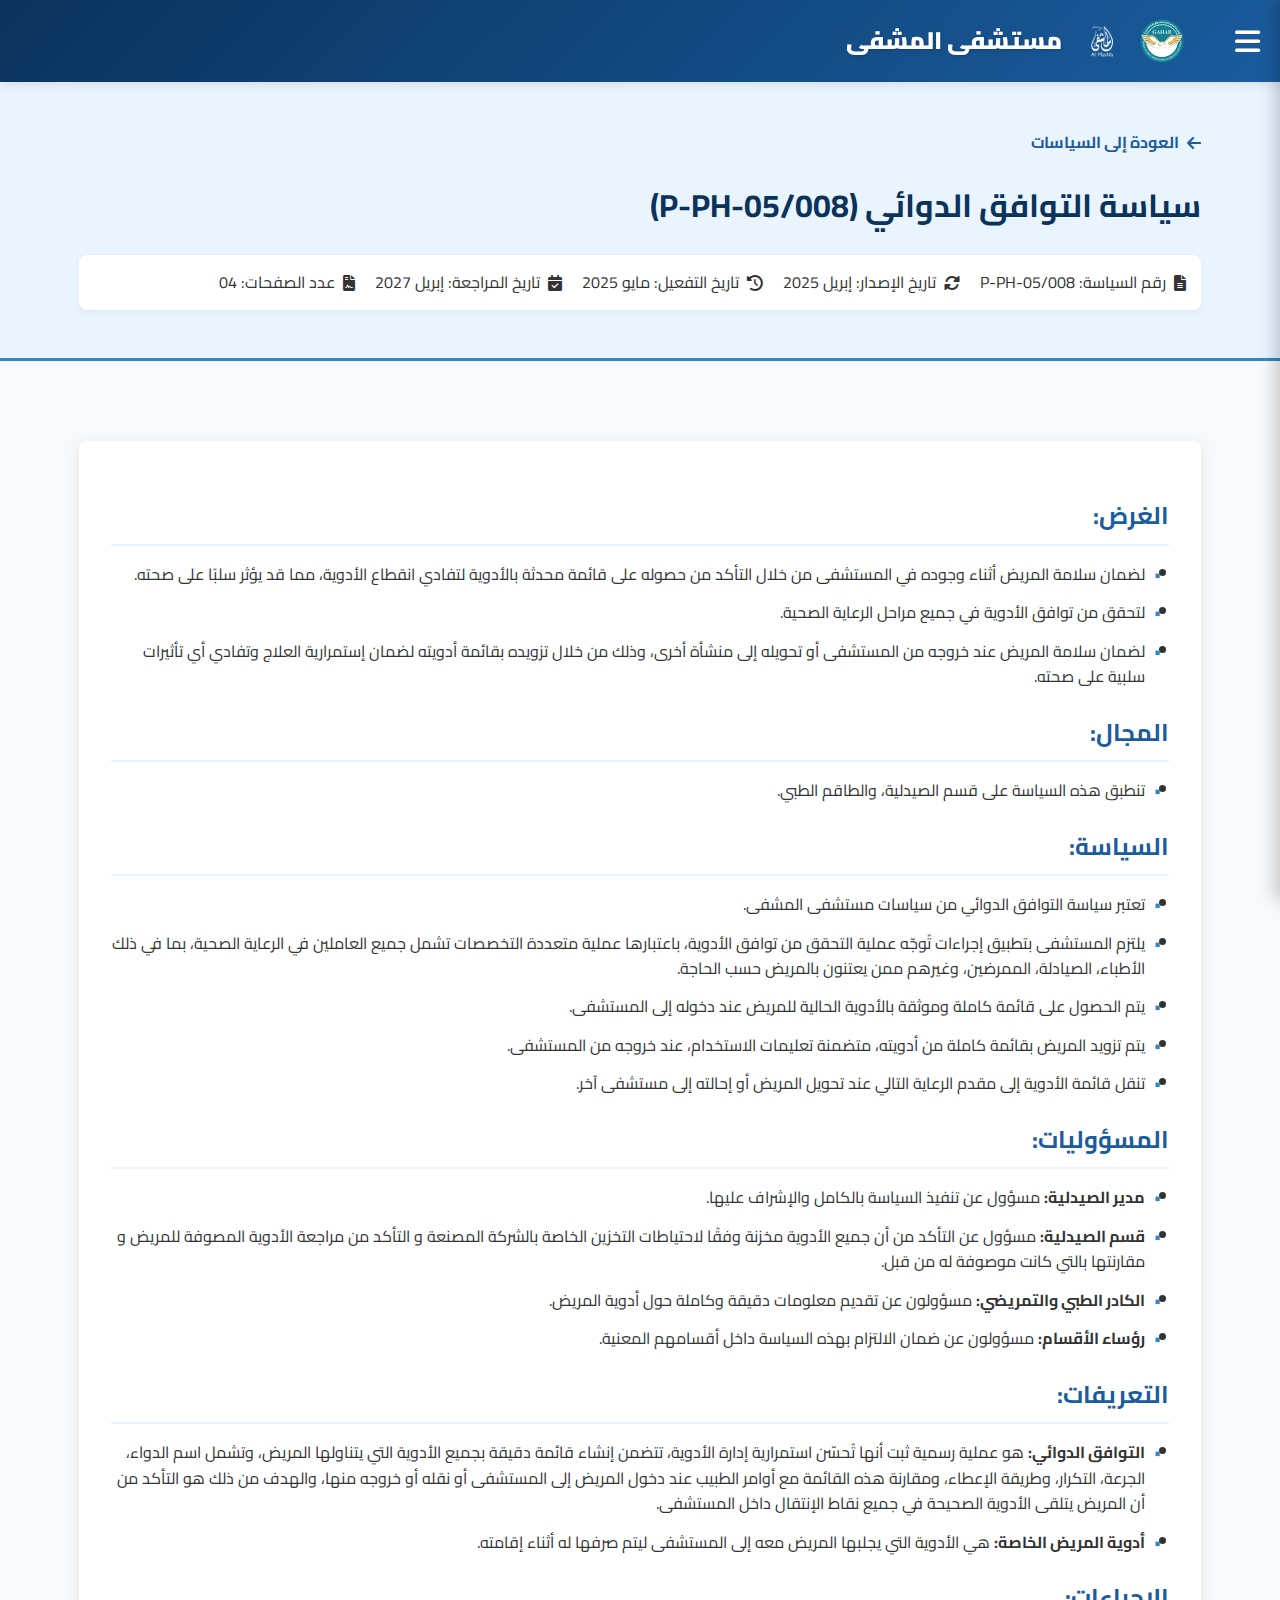
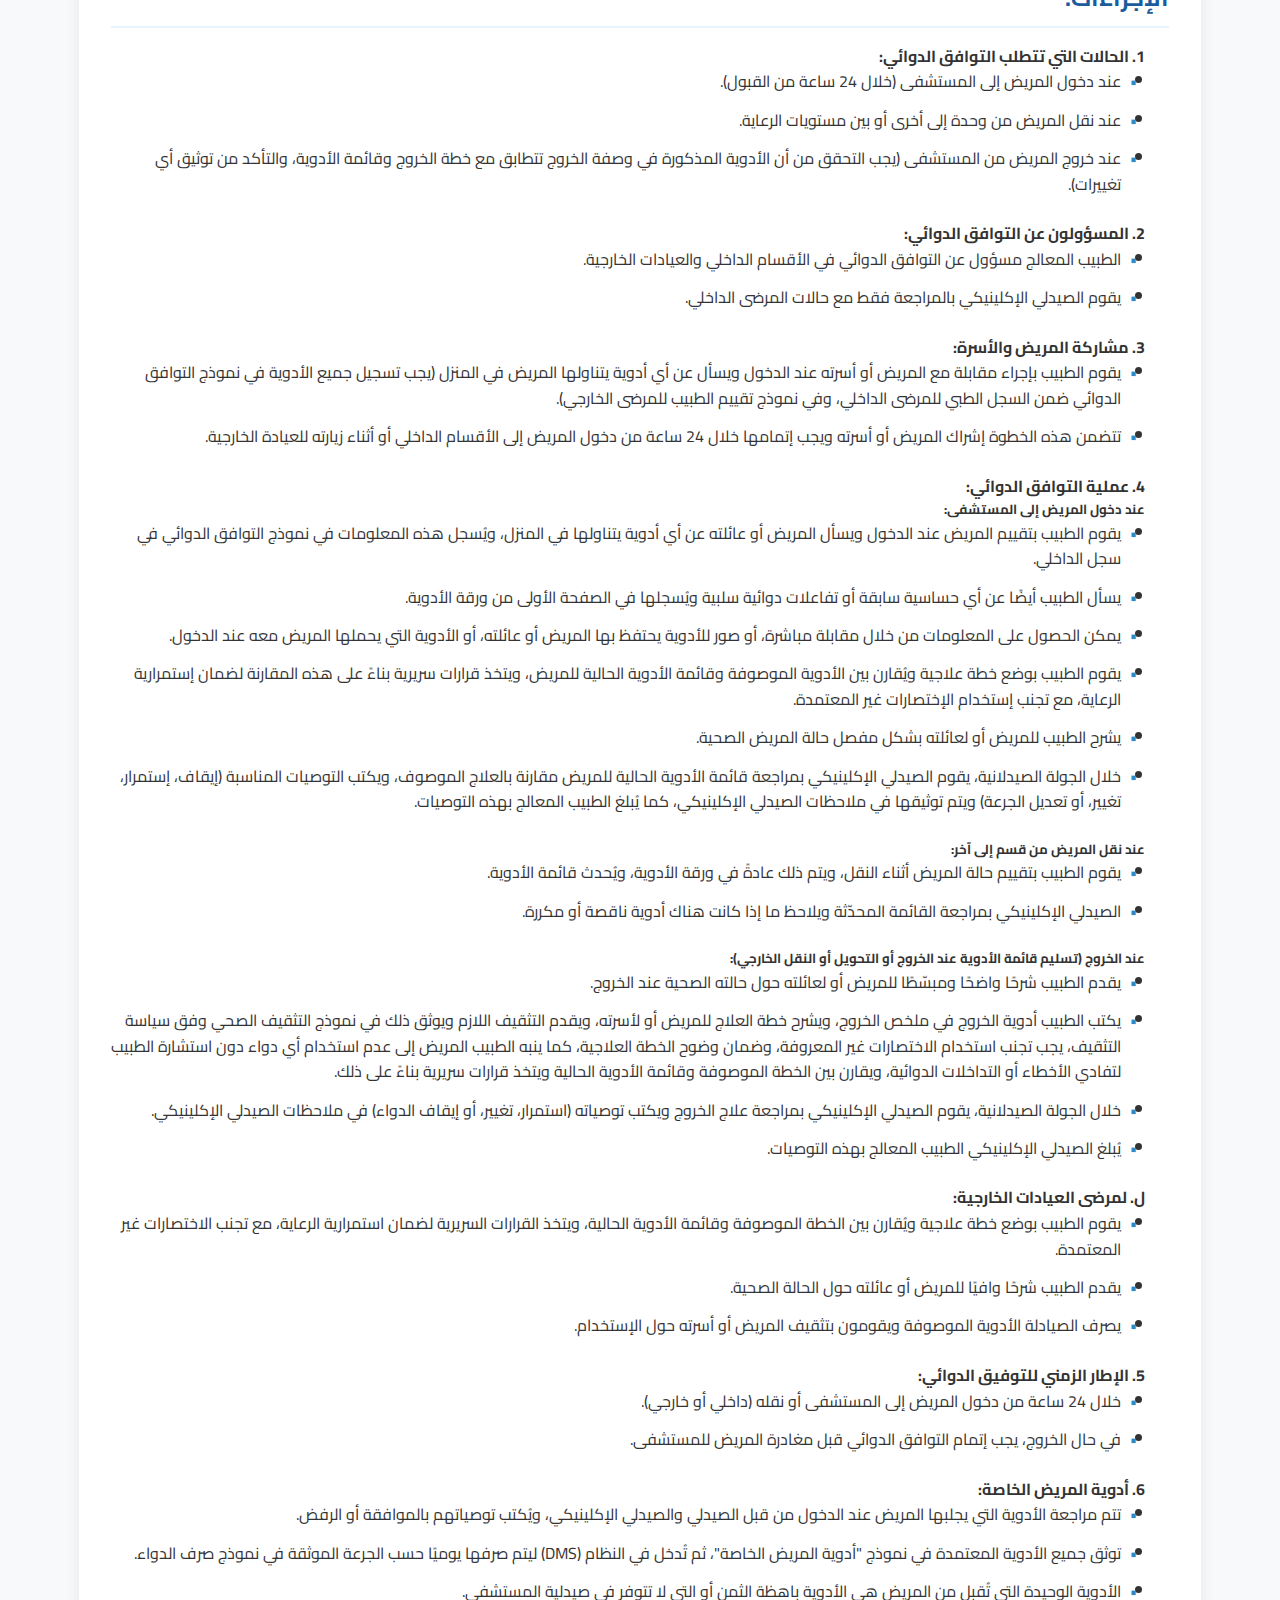
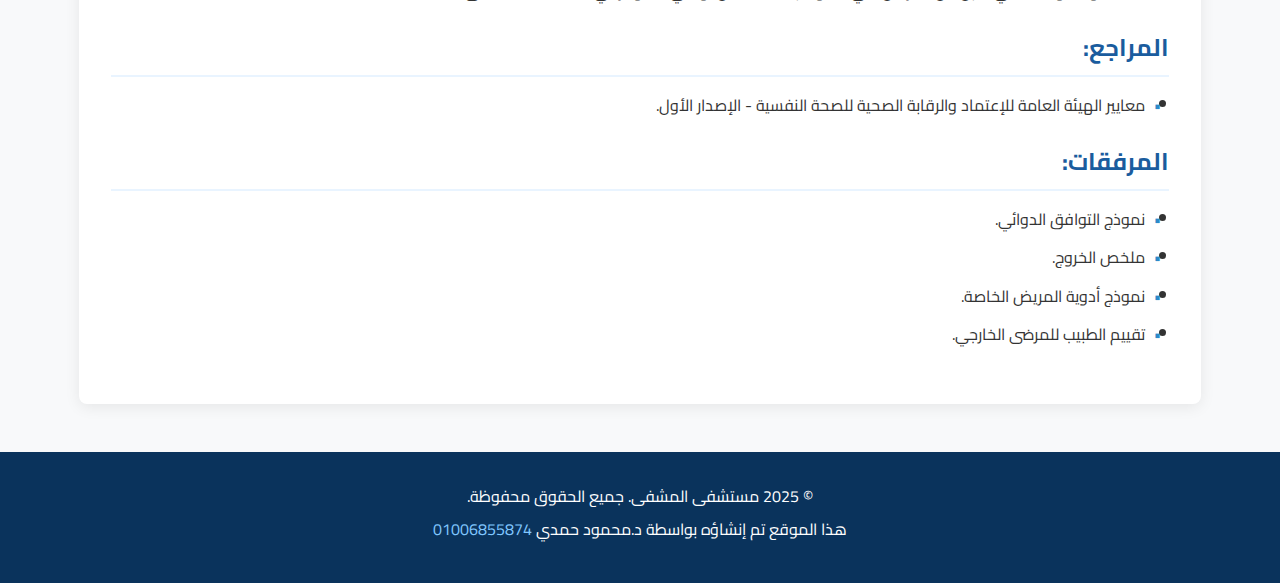
<file: mms09.html>
<!-- P-008-MMS.09- التوافق الدوائي.html -->
<!DOCTYPE html>
<html lang="ar" dir="rtl">
<head>
    <meta charset="UTF-8">
    <meta name="viewport" content="width=device-width, initial-scale=1.0">
    <title>برنامج إدارة الدواء - مستشفى المشفى</title>
    <link href="https://fonts.googleapis.com/css2?family=Cairo:wght@400;700;900&display=swap" rel="stylesheet">
    <link rel="stylesheet" href="https://cdnjs.cloudflare.com/ajax/libs/font-awesome/6.0.0-beta3/css/all.min.css">
    <link rel="stylesheet" href="styles-mms.css">
</head>
<body>
    <header id="main-header">
        <div class="container header-content">
            <div class="burger-menu" id="burgerMenu">
                <i class="fas fa-bars"></i>
            </div>
            <div class="logo-area">
                <div class="logos">
                    <img src="1.svg" alt="شعار المستشفى" class="logo">
                    <img src="2.png" alt="شعار المستشفى" class="logo">
                </div>
                <h1 class="site-title">مستشفى المشفى</h1>
            </div>
        </div>
    </header>

    <nav id="side-nav">
        <div class="close-btn" id="closeNav">
            <i class="fas fa-times"></i>
        </div>
        <ul class="nav-links" id="navLinks">
            <li><a href="index.html">الرئيسية</a></li>
            <li><a href="index.html#overview">نظرة عامة</a></li>
            <li><a href="index.html#policies">السياسات</a></li>
            <li><a href="index.html#roles">مهام الفريق</a></li>
            <li><a href="index.html#periodic-procedures">الإجراءات الدورية</a></li>
        </ul>
    </nav>
    <div id="overlay"></div>

    <main>
        <section class="section-padded policy-header">
            <div class="container">
                <a href="index.html#policies" class="back-link">
                    <i class="fas fa-arrow-right"></i> العودة إلى السياسات
                </a>
                <h2>سياسة التوافق الدوائي (P-PH-05/008)</h2>
                <div class="policy-meta">
                    <span><i class="fas fa-file-alt"></i> رقم السياسة: P-PH-05/008</span>
                    <span><i class="fas fa-sync-alt"></i> تاريخ الإصدار: إبريل 2025</span>
                    <span><i class="fas fa-history"></i> تاريخ التفعيل: مايو 2025</span>
                    <span><i class="fas fa-calendar-check"></i> تاريخ المراجعة: إبريل 2027</span>
                    <span><i class="fas fa-file-contract"></i> عدد الصفحات: 04</span>
                </div>
            </div>
        </section>

        <section class="section-padded">
            <div class="container">
                <div class="policy-content">
                    <h3>الغرض:</h3>
                    <ul>
                        <li>لضمان سلامة المريض أثناء وجوده في المستشفى من خلال التأكد من حصوله على قائمة محدثة بالأدوية لتفادي انقطاع الأدوية، مما قد يؤثر سلبًا على صحته.</li>
                        <li>لتحقق من توافق الأدوية في جميع مراحل الرعاية الصحية.</li>
                        <li>لضمان سلامة المريض عند خروجه من المستشفى أو تحويله إلى منشأة أخرى، وذلك من خلال تزويده بقائمة أدويته لضمان إستمرارية العلاج وتفادي أي تأثيرات سلبية على صحته.</li>
                    </ul>
                    
                    <h3>المجال:</h3>
                    <ul>
                        <li>تنطبق هذه السياسة على قسم الصيدلية، والطاقم الطبي.</li>
                    </ul>
                    
                    <h3>السياسة:</h3>
                    <ul>
                        <li>تعتبر سياسة التوافق الدوائي من سياسات مستشفى المشفى.</li>
                        <li>يلتزم المستشفى بتطبيق إجراءات تُوجّه عملية التحقق من توافق الأدوية، باعتبارها عملية متعددة التخصصات تشمل جميع العاملين في الرعاية الصحية، بما في ذلك الأطباء، الصيادلة، الممرضين، وغيرهم ممن يعتنون بالمريض حسب الحاجة.</li>
                        <li>يتم الحصول على قائمة كاملة وموثقة بالأدوية الحالية للمريض عند دخوله إلى المستشفى.</li>
                        <li>يتم تزويد المريض بقائمة كاملة من أدويته، متضمنة تعليمات الاستخدام، عند خروجه من المستشفى.</li>
                        <li>تنقل قائمة الأدوية إلى مقدم الرعاية التالي عند تحويل المريض أو إحالته إلى مستشفى آخر.</li>
                    </ul>
                    
                    <h3>المسؤوليات:</h3>
                    <ul>
                        <li><strong>مدير الصيدلية:</strong> مسؤول عن تنفيذ السياسة بالكامل والإشراف عليها.</li>
                        <li><strong>قسم الصيدلية:</strong> مسؤول عن التأكد من أن جميع الأدوية مخزنة وفقًا لاحتياطات التخزين الخاصة بالشركة المصنعة و التأكد من مراجعة الأدوية المصوفة للمريض و مقارنتها بالتي كانت موصوفة له من قبل.</li>
                        <li><strong>الكادر الطبي والتمريضي:</strong> مسؤولون عن تقديم معلومات دقيقة وكاملة حول أدوية المريض.</li>
                        <li><strong>رؤساء الأقسام:</strong> مسؤولون عن ضمان الالتزام بهذه السياسة داخل أقسامهم المعنية.</li>
                    </ul>
                    
                    <h3>التعريفات:</h3>
                    <ul>
                        <li><strong>التوافق الدوائي:</strong> هو عملية رسمية ثبت أنها تُحسّن استمرارية إدارة الأدوية، تتضمن إنشاء قائمة دقيقة بجميع الأدوية التي يتناولها المريض، وتشمل اسم الدواء، الجرعة، التكرار، وطريقة الإعطاء، ومقارنة هذه القائمة مع أوامر الطبيب عند دخول المريض إلى المستشفى أو نقله أو خروجه منها، والهدف من ذلك هو التأكد من أن المريض يتلقى الأدوية الصحيحة في جميع نقاط الإنتقال داخل المستشفى.</li>
                        <li><strong>أدوية المريض الخاصة:</strong> هي الأدوية التي يجلبها المريض معه إلى المستشفى ليتم صرفها له أثناء إقامته.</li>
                    </ul>
                    
                    <h3>الإجراءات:</h3>
                    <div class="sub-section">
                        <h4>1. الحالات التي تتطلب التوافق الدوائي:</h4>
                        <ul>
                            <li>عند دخول المريض إلى المستشفى (خلال 24 ساعة من القبول).</li>
                            <li>عند نقل المريض من وحدة إلى أخرى أو بين مستويات الرعاية.</li>
                            <li>عند خروج المريض من المستشفى (يجب التحقق من أن الأدوية المذكورة في وصفة الخروج تتطابق مع خطة الخروج وقائمة الأدوية، والتأكد من توثيق أي تغييرات).</li>
                        </ul>
                        <h4>2. المسؤولون عن التوافق الدوائي:</h4>
                        <ul>
                            <li>الطبيب المعالج مسؤول عن التوافق الدوائي في الأقسام الداخلي والعيادات الخارجية.</li>
                            <li>يقوم الصيدلي الإكلينيكي بالمراجعة فقط مع حالات المرضى الداخلي.</li>
                        </ul>
                        <h4>3. مشاركة المريض والأسرة:</h4>
                        <ul>
                            <li>يقوم الطبيب بإجراء مقابلة مع المريض أو أسرته عند الدخول ويسأل عن أي أدوية يتناولها المريض في المنزل (يجب تسجيل جميع الأدوية في نموذج التوافق الدوائي ضمن السجل الطبي للمرضى الداخلي، وفي نموذج تقييم الطبيب للمرضى الخارجي).</li>
                            <li>تتضمن هذه الخطوة إشراك المريض أو أسرته ويجب إتمامها خلال 24 ساعة من دخول المريض إلى الأقسام الداخلي أو أثناء زيارته للعيادة الخارجية.</li>
                        </ul>
                        <h4>4. عملية التوافق الدوائي:</h4>
                        <h5>عند دخول المريض إلى المستشفى:</h5>
                        <ul>
                            <li>يقوم الطبيب بتقييم المريض عند الدخول ويسأل المريض أو عائلته عن أي أدوية يتناولها في المنزل، ويُسجل هذه المعلومات في نموذج التوافق الدوائي في سجل الداخلي.</li>
                            <li>يسأل الطبيب أيضًا عن أي حساسية سابقة أو تفاعلات دوائية سلبية ويُسجلها في الصفحة الأولى من ورقة الأدوية.</li>
                            <li>يمكن الحصول على المعلومات من خلال مقابلة مباشرة، أو صور للأدوية يحتفظ بها المريض أو عائلته، أو الأدوية التي يحملها المريض معه عند الدخول.</li>
                            <li>يقوم الطبيب بوضع خطة علاجية ويُقارن بين الأدوية الموصوفة وقائمة الأدوية الحالية للمريض، ويتخذ قرارات سريرية بناءً على هذه المقارنة لضمان إستمرارية الرعاية، مع تجنب إستخدام الإختصارات غير المعتمدة.</li>
                            <li>يشرح الطبيب للمريض أو لعائلته بشكل مفصل حالة المريض الصحية.</li>
                            <li>خلال الجولة الصيدلانية، يقوم الصيدلي الإكلينيكي بمراجعة قائمة الأدوية الحالية للمريض مقارنة بالعلاج الموصوف، ويكتب التوصيات المناسبة (إيقاف، إستمرار، تغيير، أو تعديل الجرعة) ويتم توثيقها في ملاحظات الصيدلي الإكلينيكي، كما يُبلغ الطبيب المعالج بهذه التوصيات.</li>
                        </ul>
                        <h5>عند نقل المريض من قسم إلى آخر:</h5>
                        <ul>
                            <li>يقوم الطبيب بتقييم حالة المريض أثناء النقل، ويتم ذلك عادةً في ورقة الأدوية، ويُحدث قائمة الأدوية.</li>
                            <li>الصيدلي الإكلينيكي بمراجعة القائمة المحدّثة ويلاحظ ما إذا كانت هناك أدوية ناقصة أو مكررة.</li>
                        </ul>
                        <h5>عند الخروج (تسليم قائمة الأدوية عند الخروج أو التحويل أو النقل الخارجي):</h5>
                        <ul>
                            <li>يقدم الطبيب شرحًا واضحًا ومبسّطًا للمريض أو لعائلته حول حالته الصحية عند الخروج.</li>
                            <li>يكتب الطبيب أدوية الخروج في ملخص الخروج، ويشرح خطة العلاج للمريض أو لأسرته، ويقدم التثقيف اللازم ويوثق ذلك في نموذج التثقيف الصحي وفق سياسة التثقيف، يجب تجنب استخدام الاختصارات غير المعروفة، وضمان وضوح الخطة العلاجية، كما ينبه الطبيب المريض إلى عدم استخدام أي دواء دون استشارة الطبيب لتفادي الأخطاء أو التداخلات الدوائية، ويقارن بين الخطة الموصوفة وقائمة الأدوية الحالية ويتخذ قرارات سريرية بناءً على ذلك.</li>
                            <li>خلال الجولة الصيدلانية، يقوم الصيدلي الإكلينيكي بمراجعة علاج الخروج ويكتب توصياته (استمرار، تغيير، أو إيقاف الدواء) في ملاحظات الصيدلي الإكلينيكي.</li>
                            <li>يُبلغ الصيدلي الإكلينيكي الطبيب المعالج بهذه التوصيات.</li>
                        </ul>
                        <h4>ل. لمرضى العيادات الخارجية:</h4>
                        <ul>
                            <li>يقوم الطبيب بوضع خطة علاجية ويُقارن بين الخطة الموصوفة وقائمة الأدوية الحالية، ويتخذ القرارات السريرية لضمان استمرارية الرعاية، مع تجنب الاختصارات غير المعتمدة.</li>
                            <li>يقدم الطبيب شرحًا وافيًا للمريض أو عائلته حول الحالة الصحية.</li>
                            <li>يصرف الصيادلة الأدوية الموصوفة ويقومون بتثقيف المريض أو أسرته حول الإستخدام.</li>
                        </ul>
                        <h4>5. الإطار الزمني للتوفيق الدوائي:</h4>
                        <ul>
                            <li>خلال 24 ساعة من دخول المريض إلى المستشفى أو نقله (داخلي أو خارجي).</li>
                            <li>في حال الخروج، يجب إتمام التوافق الدوائي قبل مغادرة المريض للمستشفى.</li>
                        </ul>
                        <h4>6. أدوية المريض الخاصة:</h4>
                        <ul>
                            <li>تتم مراجعة الأدوية التي يجلبها المريض عند الدخول من قبل الصيدلي والصيدلي الإكلينيكي، ويُكتب توصياتهم بالموافقة أو الرفض.</li>
                            <li>توثق جميع الأدوية المعتمدة في نموذج "أدوية المريض الخاصة"، ثم تُدخل في النظام (DMS) ليتم صرفها يوميًا حسب الجرعة الموثقة في نموذج صرف الدواء.</li>
                            <li>الأدوية الوحيدة التي تُقبل من المريض هي الأدوية باهظة الثمن أو التي لا تتوفر في صيدلية المستشفى.</li>
                        </ul>
                    </div>
                    
                    <h3>المراجع:</h3>
                    <ul>
                        <li>معايير الهيئة العامة للإعتماد والرقابة الصحية للصحة النفسية - الإصدار الأول.</li>
                    </ul>
                    
                    <h3>المرفقات:</h3>
                    <ul>
                        <li>نموذج التوافق الدوائي.</li>
                        <li>ملخص الخروج.</li>
                        <li>نموذج أدوية المريض الخاصة.</li>
                        <li>تقييم الطبيب للمرضى الخارجي.</li>
                    </ul>
                </div>
            </div>
        </section>
    </main>

    <footer id="main-footer">
        <div class="container footer-content">
            <p>&copy; 2025 مستشفى المشفى. جميع الحقوق محفوظة.</p>
            <p>هذا الموقع تم إنشاؤه بواسطة د.محمود حمدي <a href="tel:+201006855874" class="phone-number">01006855874</a></p>
        </div>
    </footer>

    <script>
        document.getElementById('burgerMenu').addEventListener('click', function() {
            const navLinks = document.getElementById('navLinks');
            navLinks.classList.toggle('show');
        });
    </script>
</body>
</html>
</file>
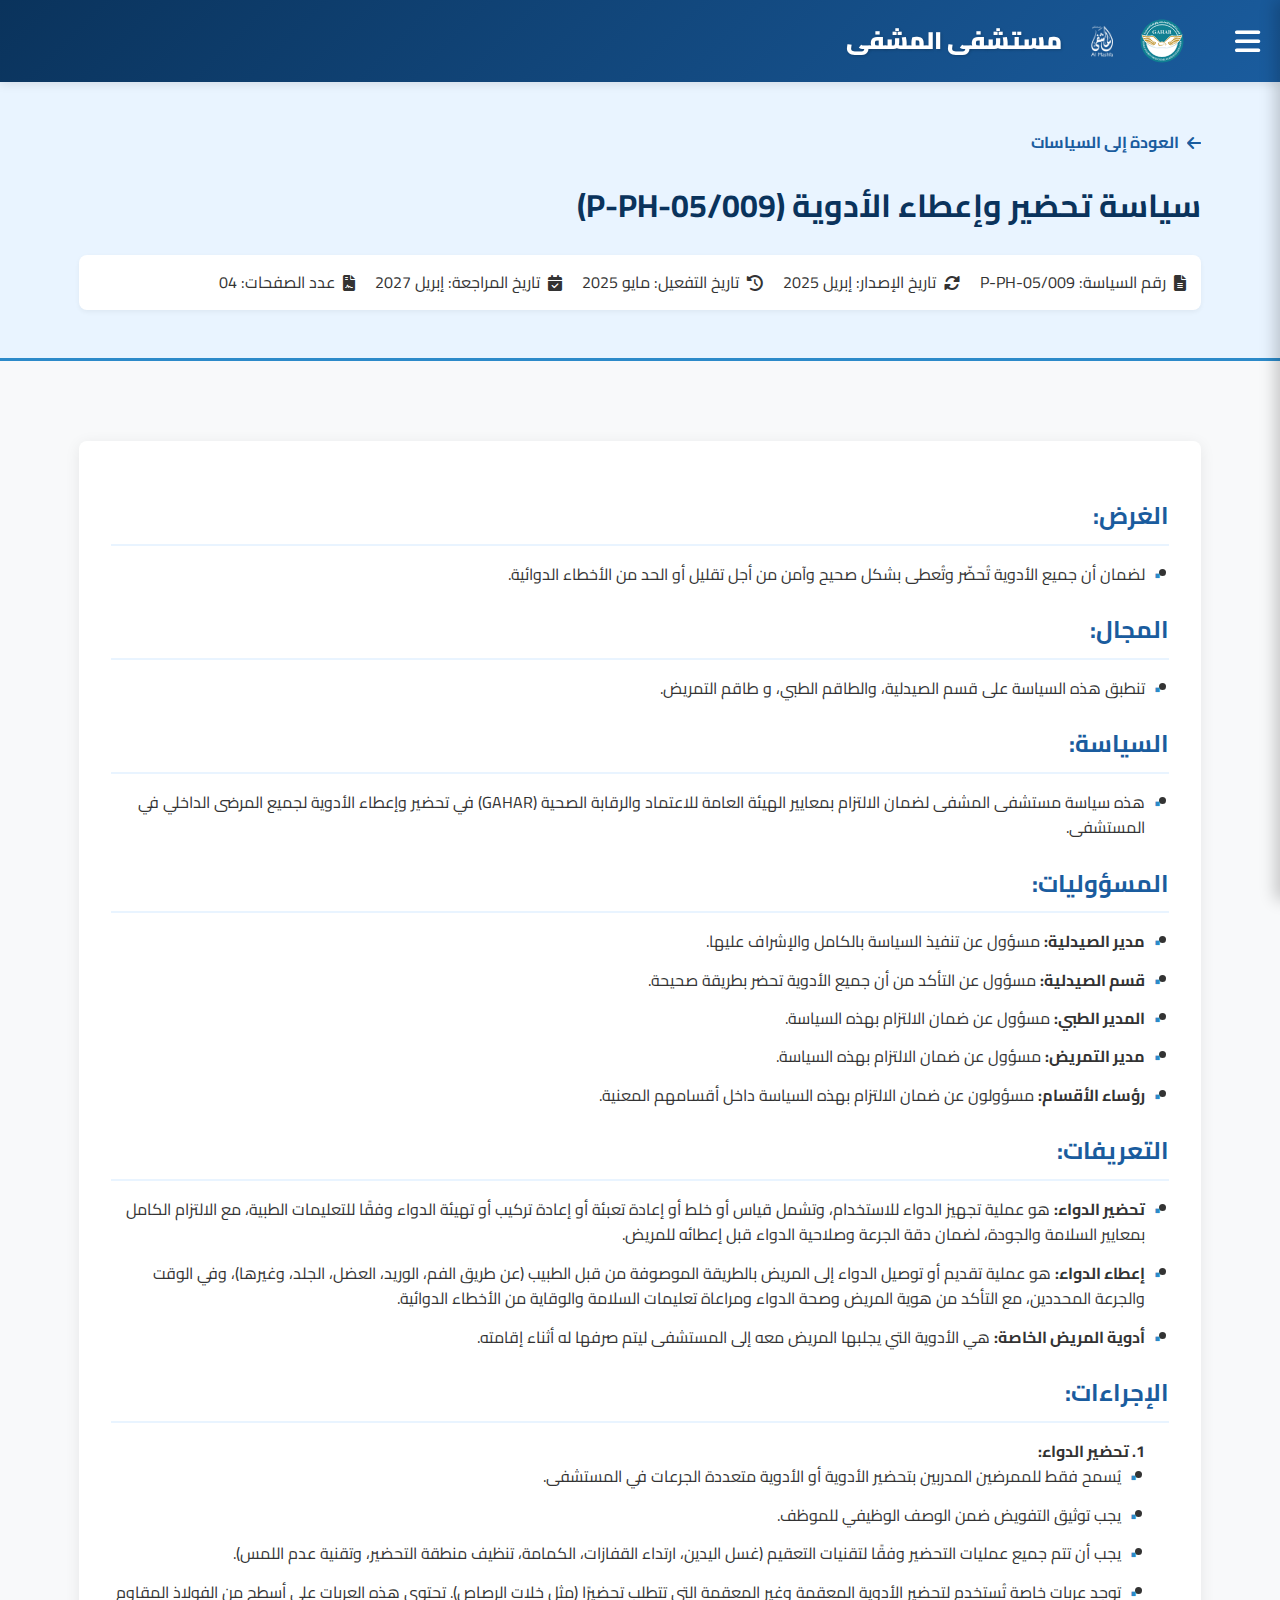
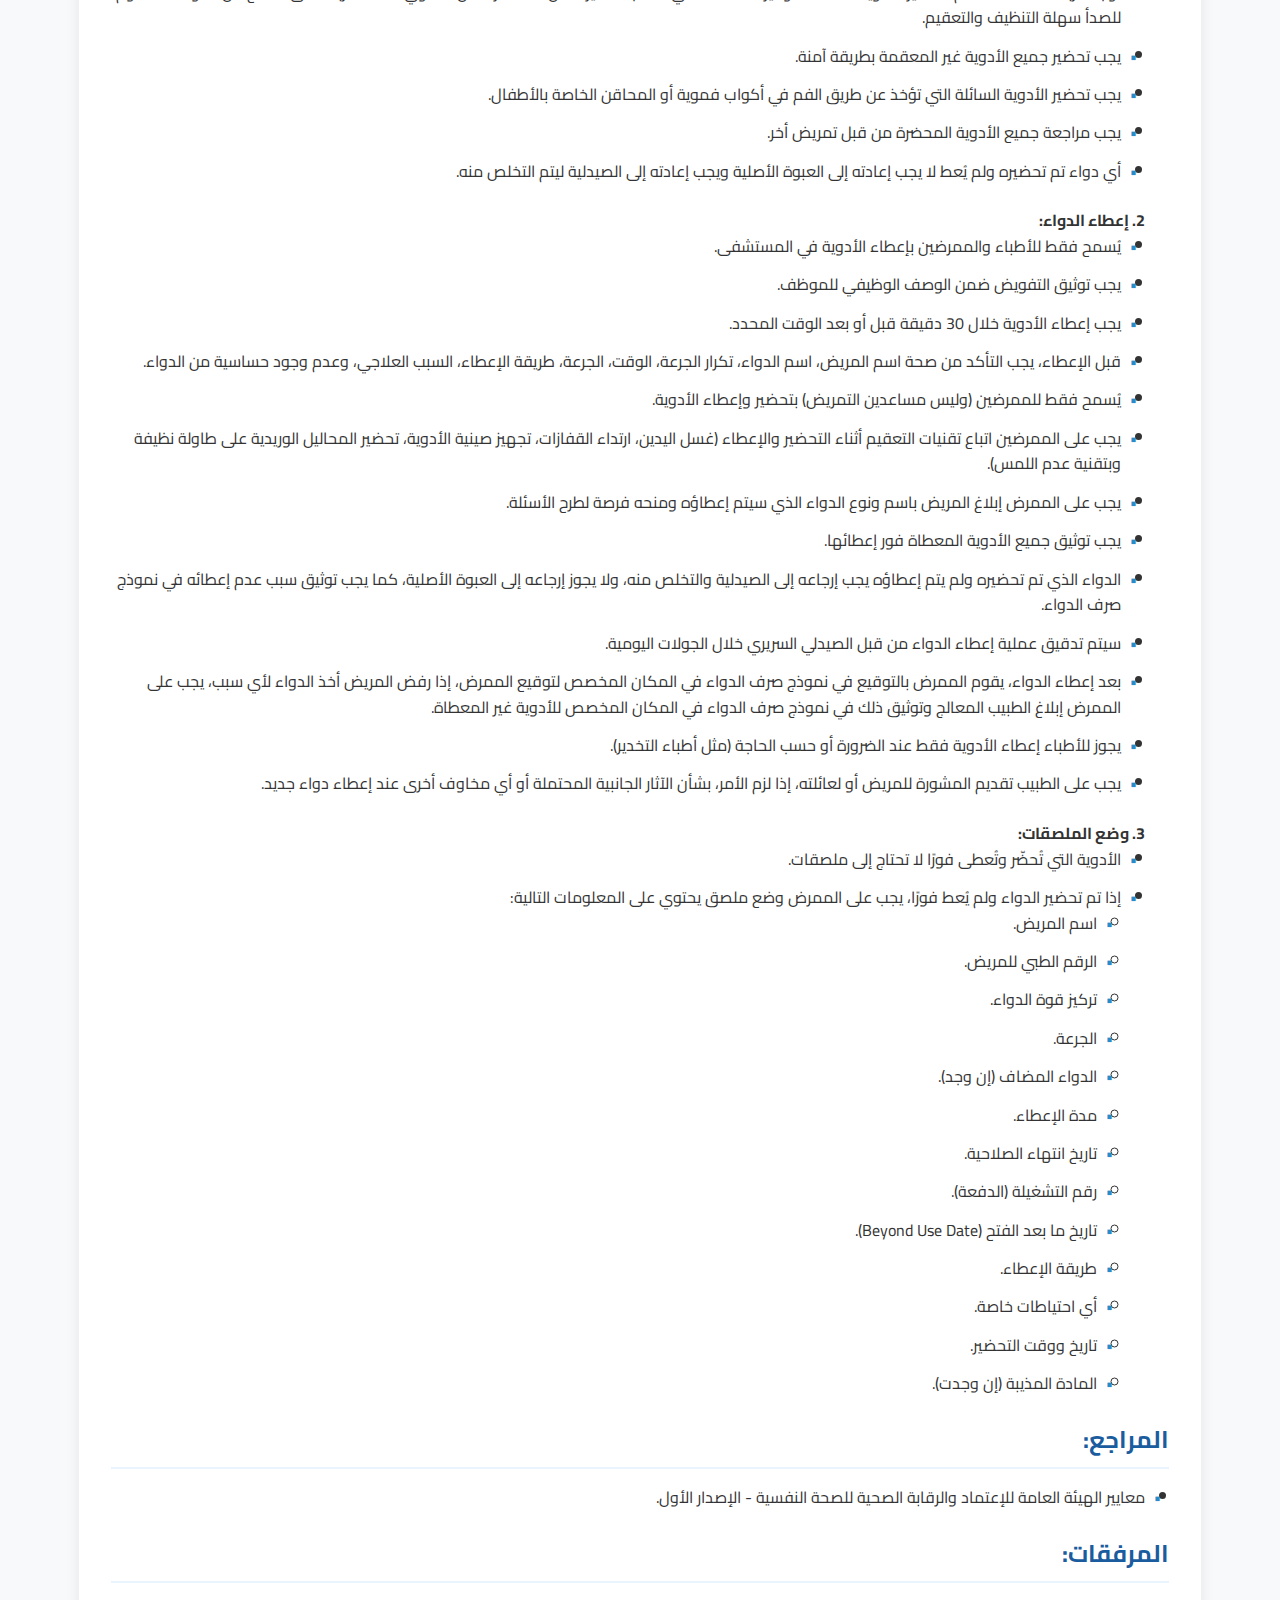
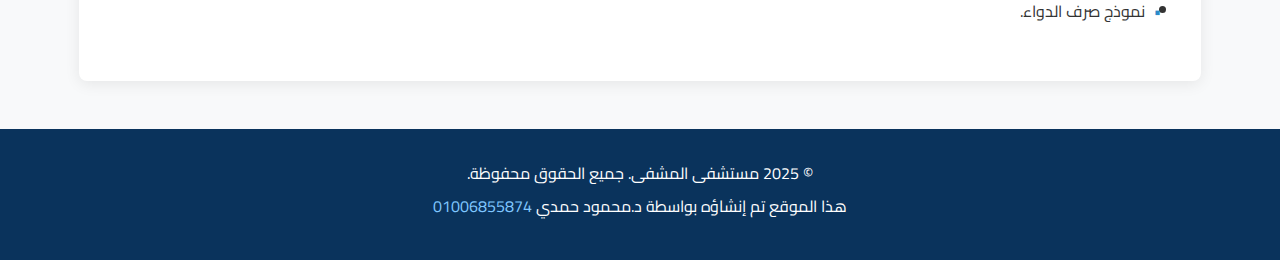
<file: mms10.html>
<!-- P-09-MMS.10-سياسة تحضير وإعطاء الأدوية.html -->
<!DOCTYPE html>
<html lang="ar" dir="rtl">
<head>
    <meta charset="UTF-8">
    <meta name="viewport" content="width=device-width, initial-scale=1.0">
    <title>برنامج إدارة الدواء - مستشفى المشفى</title>
    <link href="https://fonts.googleapis.com/css2?family=Cairo:wght@400;700;900&display=swap" rel="stylesheet">
    <link rel="stylesheet" href="https://cdnjs.cloudflare.com/ajax/libs/font-awesome/6.0.0-beta3/css/all.min.css">
    <link rel="stylesheet" href="styles-mms.css">
</head>
<body>
    <header id="main-header">
        <div class="container header-content">
            <div class="burger-menu" id="burgerMenu">
                <i class="fas fa-bars"></i>
            </div>
            <div class="logo-area">
                <div class="logos">
                    <img src="1.svg" alt="شعار المستشفى" class="logo">
                    <img src="2.png" alt="شعار المستشفى" class="logo">
                </div>
                <h1 class="site-title">مستشفى المشفى</h1>
            </div>
        </div>
    </header>

    <nav id="side-nav">
        <div class="close-btn" id="closeNav">
            <i class="fas fa-times"></i>
        </div>
        <ul class="nav-links" id="navLinks">
            <li><a href="index.html">الرئيسية</a></li>
            <li><a href="index.html#overview">نظرة عامة</a></li>
            <li><a href="index.html#policies">السياسات</a></li>
            <li><a href="index.html#roles">مهام الفريق</a></li>
            <li><a href="index.html#periodic-procedures">الإجراءات الدورية</a></li>
        </ul>
    </nav>
    <div id="overlay"></div>

    <main>
        <section class="section-padded policy-header">
            <div class="container">
                <a href="index.html#policies" class="back-link">
                    <i class="fas fa-arrow-right"></i> العودة إلى السياسات
                </a>
                <h2>سياسة تحضير وإعطاء الأدوية (P-PH-05/009)</h2>
                <div class="policy-meta">
                    <span><i class="fas fa-file-alt"></i> رقم السياسة: P-PH-05/009</span>
                    <span><i class="fas fa-sync-alt"></i> تاريخ الإصدار: إبريل 2025</span>
                    <span><i class="fas fa-history"></i> تاريخ التفعيل: مايو 2025</span>
                    <span><i class="fas fa-calendar-check"></i> تاريخ المراجعة: إبريل 2027</span>
                    <span><i class="fas fa-file-contract"></i> عدد الصفحات: 04</span>
                </div>
            </div>
        </section>

        <section class="section-padded">
            <div class="container">
                <div class="policy-content">
                    <h3>الغرض:</h3>
                    <ul>
                        <li>لضمان أن جميع الأدوية تُحضّر وتُعطى بشكل صحيح وآمن من أجل تقليل أو الحد من الأخطاء الدوائية.</li>
                    </ul>
                    
                    <h3>المجال:</h3>
                    <ul>
                        <li>تنطبق هذه السياسة على قسم الصيدلية، والطاقم الطبي، و طاقم التمريض.</li>
                    </ul>
                    
                    <h3>السياسة:</h3>
                    <ul>
                        <li>هذه سياسة مستشفى المشفى لضمان الالتزام بمعايير الهيئة العامة للاعتماد والرقابة الصحية (GAHAR) في تحضير وإعطاء الأدوية لجميع المرضى الداخلي في المستشفى.</li>
                    </ul>
                    
                    <h3>المسؤوليات:</h3>
                    <ul>
                        <li><strong>مدير الصيدلية:</strong> مسؤول عن تنفيذ السياسة بالكامل والإشراف عليها.</li>
                        <li><strong>قسم الصيدلية:</strong> مسؤول عن التأكد من أن جميع الأدوية تحضر بطريقة صحيحة.</li>
                        <li><strong>المدير الطبي:</strong> مسؤول عن ضمان الالتزام بهذه السياسة.</li>
                        <li><strong>مدير التمريض:</strong> مسؤول عن ضمان الالتزام بهذه السياسة.</li>
                        <li><strong>رؤساء الأقسام:</strong> مسؤولون عن ضمان الالتزام بهذه السياسة داخل أقسامهم المعنية.</li>
                    </ul>
                    
                    <h3>التعريفات:</h3>
                    <ul>
                        <li><strong>تحضير الدواء:</strong> هو عملية تجهيز الدواء للاستخدام، وتشمل قياس أو خلط أو إعادة تعبئة أو إعادة تركيب أو تهيئة الدواء وفقًا للتعليمات الطبية، مع الالتزام الكامل بمعايير السلامة والجودة، لضمان دقة الجرعة وصلاحية الدواء قبل إعطائه للمريض.</li>
                        <li><strong>إعطاء الدواء:</strong> هو عملية تقديم أو توصيل الدواء إلى المريض بالطريقة الموصوفة من قبل الطبيب (عن طريق الفم، الوريد، العضل، الجلد، وغيرها)، وفي الوقت والجرعة المحددين، مع التأكد من هوية المريض وصحة الدواء ومراعاة تعليمات السلامة والوقاية من الأخطاء الدوائية.</li>
                        <li><strong>أدوية المريض الخاصة:</strong> هي الأدوية التي يجلبها المريض معه إلى المستشفى ليتم صرفها له أثناء إقامته.</li>
                    </ul>
                    
                    <h3>الإجراءات:</h3>
                    <div class="sub-section">
                        <h4>1. تحضير الدواء:</h4>
                        <ul>
                            <li>يُسمح فقط للممرضين المدربين بتحضير الأدوية أو الأدوية متعددة الجرعات في المستشفى.</li>
                            <li>يجب توثيق التفويض ضمن الوصف الوظيفي للموظف.</li>
                            <li>يجب أن تتم جميع عمليات التحضير وفقًا لتقنيات التعقيم (غسل اليدين، ارتداء القفازات، الكمامة، تنظيف منطقة التحضير، وتقنية عدم اللمس).</li>
                            <li>توجد عربات خاصة تُستخدم لتحضير الأدوية المعقمة وغير المعقمة التي تتطلب تحضيرًا (مثل خلات الرصاص). تحتوي هذه العربات على أسطح من الفولاذ المقاوم للصدأ سهلة التنظيف والتعقيم.</li>
                            <li>يجب تحضير جميع الأدوية غير المعقمة بطريقة آمنة.</li>
                            <li>يجب تحضير الأدوية السائلة التي تؤخذ عن طريق الفم في أكواب فموية أو المحاقن الخاصة بالأطفال.</li>
                            <li>يجب مراجعة جميع الأدوية المحضرة من قبل تمريض أخر.</li>
                            <li>أي دواء تم تحضيره ولم يُعط لا يجب إعادته إلى العبوة الأصلية ويجب إعادته إلى الصيدلية ليتم التخلص منه.</li>
                        </ul>
                        <h4>2. إعطاء الدواء:</h4>
                        <ul>
                            <li>يُسمح فقط للأطباء والممرضين بإعطاء الأدوية في المستشفى.</li>
                            <li>يجب توثيق التفويض ضمن الوصف الوظيفي للموظف.</li>
                            <li>يجب إعطاء الأدوية خلال 30 دقيقة قبل أو بعد الوقت المحدد.</li>
                            <li>قبل الإعطاء، يجب التأكد من صحة اسم المريض، اسم الدواء، تكرار الجرعة، الوقت، الجرعة، طريقة الإعطاء، السبب العلاجي، وعدم وجود حساسية من الدواء.</li>
                            <li>يُسمح فقط للممرضين (وليس مساعدين التمريض) بتحضير وإعطاء الأدوية.</li>
                            <li>يجب على الممرضين اتباع تقنيات التعقيم أثناء التحضير والإعطاء (غسل اليدين، ارتداء القفازات، تجهيز صينية الأدوية، تحضير المحاليل الوريدية على طاولة نظيفة وبتقنية عدم اللمس).</li>
                            <li>يجب على الممرض إبلاغ المريض باسم ونوع الدواء الذي سيتم إعطاؤه ومنحه فرصة لطرح الأسئلة.</li>
                            <li>يجب توثيق جميع الأدوية المعطاة فور إعطائها.</li>
                            <li>الدواء الذي تم تحضيره ولم يتم إعطاؤه يجب إرجاعه إلى الصيدلية والتخلص منه، ولا يجوز إرجاعه إلى العبوة الأصلية، كما يجب توثيق سبب عدم إعطائه في نموذج صرف الدواء.</li>
                            <li>سيتم تدقيق عملية إعطاء الدواء من قبل الصيدلي السريري خلال الجولات اليومية.</li>
                            <li>بعد إعطاء الدواء، يقوم الممرض بالتوقيع في نموذج صرف الدواء في المكان المخصص لتوقيع الممرض، إذا رفض المريض أخذ الدواء لأي سبب، يجب على الممرض إبلاغ الطبيب المعالج وتوثيق ذلك في نموذج صرف الدواء في المكان المخصص للأدوية غير المعطاة.</li>
                            <li>يجوز للأطباء إعطاء الأدوية فقط عند الضرورة أو حسب الحاجة (مثل أطباء التخدير).</li>
                            <li>يجب على الطبيب تقديم المشورة للمريض أو لعائلته، إذا لزم الأمر، بشأن الآثار الجانبية المحتملة أو أي مخاوف أخرى عند إعطاء دواء جديد.</li>
                        </ul>
                        <h4>3. وضع الملصقات:</h4>
                        <ul>
                            <li>الأدوية التي تُحضّر وتُعطى فورًا لا تحتاج إلى ملصقات.</li>
                            <li>إذا تم تحضير الدواء ولم يُعط فورًا، يجب على الممرض وضع ملصق يحتوي على المعلومات التالية:
                                <ul>
                                    <li>اسم المريض.</li>
                                    <li>الرقم الطبي للمريض.</li>
                                    <li>تركيز قوة الدواء.</li>
                                    <li>الجرعة.</li>
                                    <li>الدواء المضاف (إن وجد).</li>
                                    <li>مدة الإعطاء.</li>
                                    <li>تاريخ انتهاء الصلاحية.</li>
                                    <li>رقم التشغيلة (الدفعة).</li>
                                    <li>تاريخ ما بعد الفتح (Beyond Use Date).</li>
                                    <li>طريقة الإعطاء.</li>
                                    <li>أي احتياطات خاصة.</li>
                                    <li>تاريخ ووقت التحضير.</li>
                                    <li>المادة المذيبة (إن وجدت).</li>
                                </ul>
                            </li>
                        </ul>
                    </div>
                    
                    <h3>المراجع:</h3>
                    <ul>
                        <li>معايير الهيئة العامة للإعتماد والرقابة الصحية للصحة النفسية - الإصدار الأول.</li>
                    </ul>
                    
                    <h3>المرفقات:</h3>
                    <ul>
                        <li>نموذج صرف الدواء.</li>
                    </ul>
                </div>
            </div>
        </section>
    </main>

    <footer id="main-footer">
        <div class="container footer-content">
            <p>&copy; 2025 مستشفى المشفى. جميع الحقوق محفوظة.</p>
            <p>هذا الموقع تم إنشاؤه بواسطة د.محمود حمدي <a href="tel:+201006855874" class="phone-number">01006855874</a></p>
        </div>
    </footer>

    <script>
        document.getElementById('burgerMenu').addEventListener('click', function() {
            const navLinks = document.getElementById('navLinks');
            navLinks.classList.toggle('show');
        });
    </script>
</body>
</html>
</file>
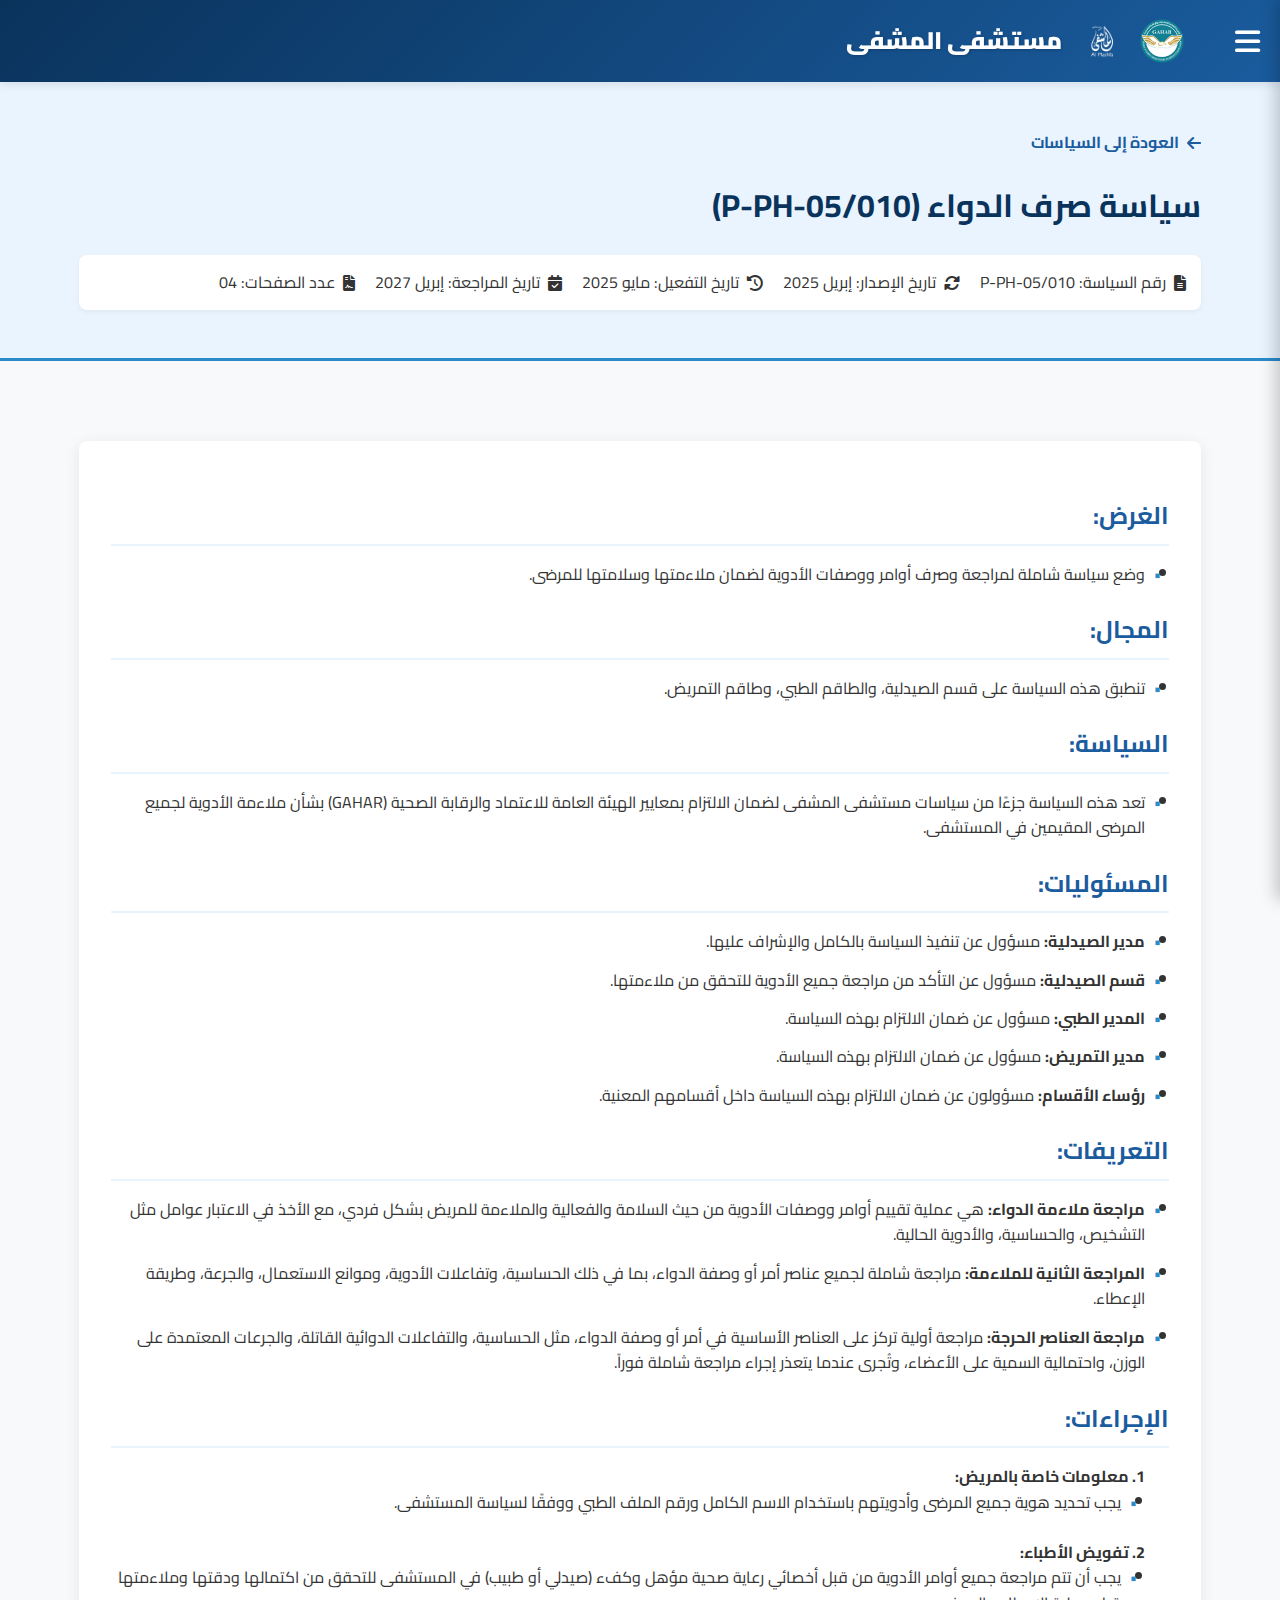
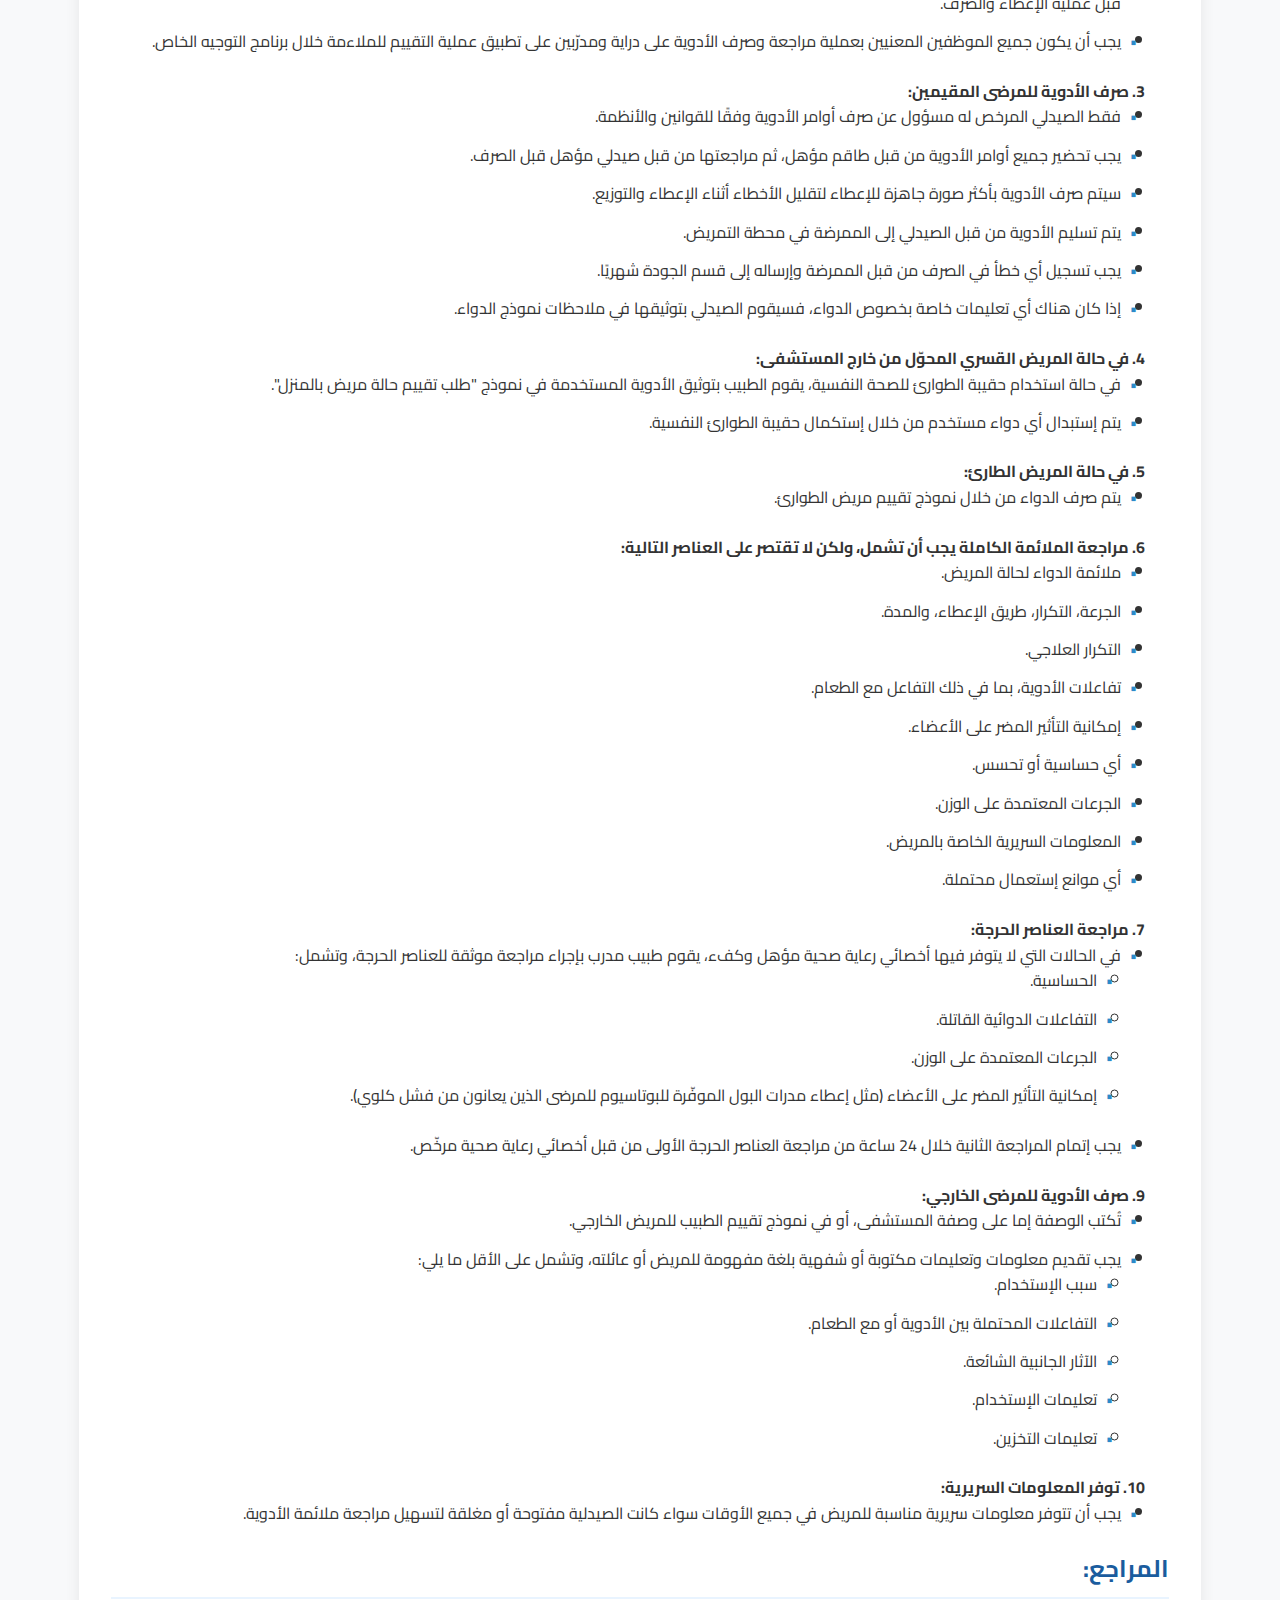
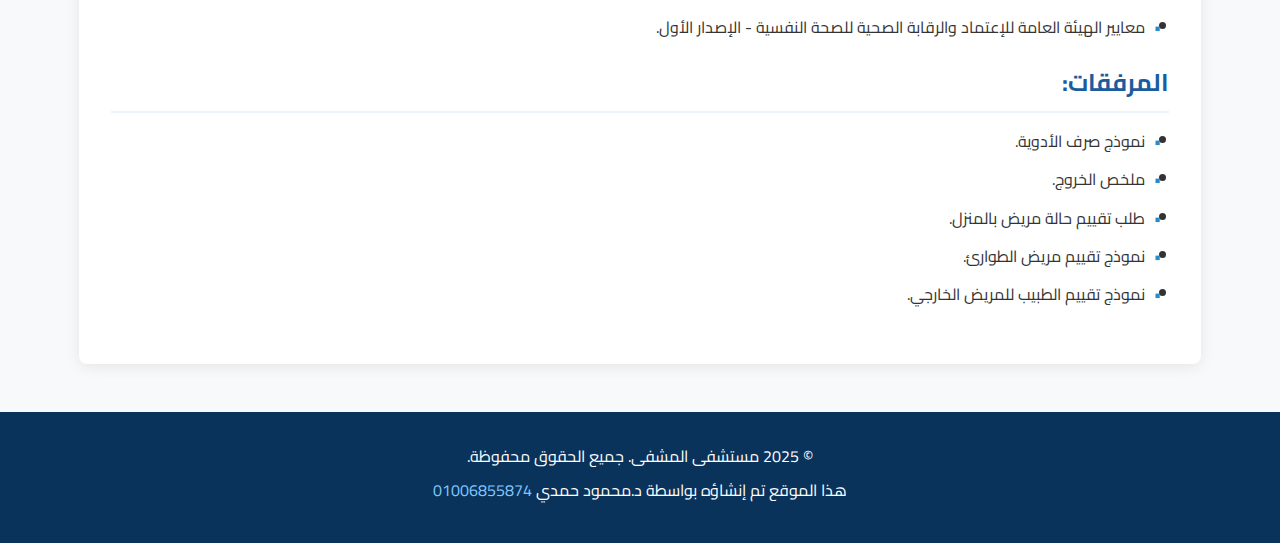
<file: mms11.html>
<!-- P-010-MMS.11-صـــرف الـــــدواء.html -->
<!DOCTYPE html>
<html lang="ar" dir="rtl">
<head>
    <meta charset="UTF-8">
    <meta name="viewport" content="width=device-width, initial-scale=1.0">
    <title>برنامج إدارة الدواء - مستشفى المشفى</title>
    <link href="https://fonts.googleapis.com/css2?family=Cairo:wght@400;700;900&display=swap" rel="stylesheet">
    <link rel="stylesheet" href="https://cdnjs.cloudflare.com/ajax/libs/font-awesome/6.0.0-beta3/css/all.min.css">
    <link rel="stylesheet" href="styles-mms.css">
</head>
<body>
    <header id="main-header">
        <div class="container header-content">
            <div class="burger-menu" id="burgerMenu">
                <i class="fas fa-bars"></i>
            </div>
            <div class="logo-area">
                <div class="logos">
                    <img src="1.svg" alt="شعار المستشفى" class="logo">
                    <img src="2.png" alt="شعار المستشفى" class="logo">
                </div>
                <h1 class="site-title">مستشفى المشفى</h1>
            </div>
        </div>
    </header>

    <nav id="side-nav">
        <div class="close-btn" id="closeNav">
            <i class="fas fa-times"></i>
        </div>
        <ul class="nav-links" id="navLinks">
            <li><a href="index.html">الرئيسية</a></li>
            <li><a href="index.html#overview">نظرة عامة</a></li>
            <li><a href="index.html#policies">السياسات</a></li>
            <li><a href="index.html#roles">مهام الفريق</a></li>
            <li><a href="index.html#periodic-procedures">الإجراءات الدورية</a></li>
        </ul>
    </nav>
    <div id="overlay"></div>

    <main>
        <section class="section-padded policy-header">
            <div class="container">
                <a href="index.html#policies" class="back-link">
                    <i class="fas fa-arrow-right"></i> العودة إلى السياسات
                </a>
                <h2>سياسة صرف الدواء (P-PH-05/010)</h2>
                <div class="policy-meta">
                    <span><i class="fas fa-file-alt"></i> رقم السياسة: P-PH-05/010</span>
                    <span><i class="fas fa-sync-alt"></i> تاريخ الإصدار: إبريل 2025</span>
                    <span><i class="fas fa-history"></i> تاريخ التفعيل: مايو 2025</span>
                    <span><i class="fas fa-calendar-check"></i> تاريخ المراجعة: إبريل 2027</span>
                    <span><i class="fas fa-file-contract"></i> عدد الصفحات: 04</span>
                </div>
            </div>
        </section>

        <section class="section-padded">
            <div class="container">
                <div class="policy-content">
                    <h3>الغرض:</h3>
                    <ul>
                        <li>وضع سياسة شاملة لمراجعة وصرف أوامر ووصفات الأدوية لضمان ملاءمتها وسلامتها للمرضى.</li>
                    </ul>
                    
                    <h3>المجال:</h3>
                    <ul>
                        <li>تنطبق هذه السياسة على قسم الصيدلية، والطاقم الطبي، وطاقم التمريض.</li>
                    </ul>
                    
                    <h3>السياسة:</h3>
                    <ul>
                        <li>تعد هذه السياسة جزءًا من سياسات مستشفى المشفى لضمان الالتزام بمعايير الهيئة العامة للاعتماد والرقابة الصحية (GAHAR) بشأن ملاءمة الأدوية لجميع المرضى المقيمين في المستشفى.</li>
                    </ul>
                    
                    <h3>المسئوليات:</h3>
                    <ul>
                        <li><strong>مدير الصيدلية:</strong> مسؤول عن تنفيذ السياسة بالكامل والإشراف عليها.</li>
                        <li><strong>قسم الصيدلية:</strong> مسؤول عن التأكد من مراجعة جميع الأدوية للتحقق من ملاءمتها.</li>
                        <li><strong>المدير الطبي:</strong> مسؤول عن ضمان الالتزام بهذه السياسة.</li>
                        <li><strong>مدير التمريض:</strong> مسؤول عن ضمان الالتزام بهذه السياسة.</li>
                        <li><strong>رؤساء الأقسام:</strong> مسؤولون عن ضمان الالتزام بهذه السياسة داخل أقسامهم المعنية.</li>
                    </ul>
                    
                    <h3>التعريفات:</h3>
                    <ul>
                        <li><strong>مراجعة ملاءمة الدواء:</strong> هي عملية تقييم أوامر ووصفات الأدوية من حيث السلامة والفعالية والملاءمة للمريض بشكل فردي، مع الأخذ في الاعتبار عوامل مثل التشخيص، والحساسية، والأدوية الحالية.</li>
                        <li><strong>المراجعة الثانية للملاءمة:</strong> مراجعة شاملة لجميع عناصر أمر أو وصفة الدواء، بما في ذلك الحساسية، وتفاعلات الأدوية، وموانع الاستعمال، والجرعة، وطريقة الإعطاء.</li>
                        <li><strong>مراجعة العناصر الحرجة:</strong> مراجعة أولية تركز على العناصر الأساسية في أمر أو وصفة الدواء، مثل الحساسية، والتفاعلات الدوائية القاتلة، والجرعات المعتمدة على الوزن، واحتمالية السمية على الأعضاء، وتُجرى عندما يتعذر إجراء مراجعة شاملة فوراً.</li>
                    </ul>
                    
                    <h3>الإجراءات:</h3>
                    <div class="sub-section">
                        <h4>1. معلومات خاصة بالمريض:</h4>
                        <ul>
                            <li>يجب تحديد هوية جميع المرضى وأدويتهم باستخدام الاسم الكامل ورقم الملف الطبي ووفقًا لسياسة المستشفى.</li>
                        </ul>
                        <h4>2. تفويض الأطباء:</h4>
                        <ul>
                            <li>يجب أن تتم مراجعة جميع أوامر الأدوية من قبل أخصائي رعاية صحية مؤهل وكفء (صيدلي أو طبيب) في المستشفى للتحقق من اكتمالها ودقتها وملاءمتها قبل عملية الإعطاء والصرف.</li>
                            <li>يجب أن يكون جميع الموظفين المعنيين بعملية مراجعة وصرف الأدوية على دراية ومدرّبين على تطبيق عملية التقييم للملاءمة خلال برنامج التوجيه الخاص.</li>
                        </ul>
                        <h4>3. صرف الأدوية للمرضى المقيمين:</h4>
                        <ul>
                            <li>فقط الصيدلي المرخص له مسؤول عن صرف أوامر الأدوية وفقًا للقوانين والأنظمة.</li>
                            <li>يجب تحضير جميع أوامر الأدوية من قبل طاقم مؤهل، ثم مراجعتها من قبل صيدلي مؤهل قبل الصرف.</li>
                            <li>سيتم صرف الأدوية بأكثر صورة جاهزة للإعطاء لتقليل الأخطاء أثناء الإعطاء والتوزيع.</li>
                            <li>يتم تسليم الأدوية من قبل الصيدلي إلى الممرضة في محطة التمريض.</li>
                            <li>يجب تسجيل أي خطأ في الصرف من قبل الممرضة وإرساله إلى قسم الجودة شهريًا.</li>
                            <li>إذا كان هناك أي تعليمات خاصة بخصوص الدواء، فسيقوم الصيدلي بتوثيقها في ملاحظات نموذج الدواء.</li>
                        </ul>
                        <h4>4. في حالة المريض القسري المحوّل من خارج المستشفى:</h4>
                        <ul>
                            <li>في حالة استخدام حقيبة الطوارئ للصحة النفسية، يقوم الطبيب بتوثيق الأدوية المستخدمة في نموذج "طلب تقييم حالة مريض بالمنزل".</li>
                            <li>يتم إستبدال أي دواء مستخدم من خلال إستكمال حقيبة الطوارئ النفسية.</li>
                        </ul>
                        <h4>5. في حالة المريض الطارئ:</h4>
                        <ul>
                            <li>يتم صرف الدواء من خلال نموذج تقييم مريض الطوارئ.</li>
                        </ul>
                        <h4>6. مراجعة الملائمة الكاملة يجب أن تشمل، ولكن لا تقتصر على العناصر التالية:</h4>
                        <ul>
                            <li>ملائمة الدواء لحالة المريض.</li>
                            <li>الجرعة، التكرار، طريق الإعطاء، والمدة.</li>
                            <li>التكرار العلاجي.</li>
                            <li>تفاعلات الأدوية، بما في ذلك التفاعل مع الطعام.</li>
                            <li>إمكانية التأثير المضر على الأعضاء.</li>
                            <li>أي حساسية أو تحسس.</li>
                            <li>الجرعات المعتمدة على الوزن.</li>
                            <li>المعلومات السريرية الخاصة بالمريض.</li>
                            <li>أي موانع إستعمال محتملة.</li>
                        </ul>
                        <h4>7. مراجعة العناصر الحرجة:</h4>
                        <ul>
                            <li>في الحالات التي لا يتوفر فيها أخصائي رعاية صحية مؤهل وكفء، يقوم طبيب مدرب بإجراء مراجعة موثقة للعناصر الحرجة، وتشمل:
                                <ul>
                                    <li>الحساسية.</li>
                                    <li>التفاعلات الدوائية القاتلة.</li>
                                    <li>الجرعات المعتمدة على الوزن.</li>
                                    <li>إمكانية التأثير المضر على الأعضاء (مثل إعطاء مدرات البول الموفّرة للبوتاسيوم للمرضى الذين يعانون من فشل كلوي).</li>
                                </ul>
                            </li>
                            <li>يجب إتمام المراجعة الثانية خلال 24 ساعة من مراجعة العناصر الحرجة الأولى من قبل أخصائي رعاية صحية مرخّص.</li>
                        </ul>
                        <h4>9. صرف الأدوية للمرضى الخارجي:</h4>
                        <ul>
                            <li>تُكتب الوصفة إما على وصفة المستشفى، أو في نموذج تقييم الطبيب للمريض الخارجي.</li>
                            <li>يجب تقديم معلومات وتعليمات مكتوبة أو شفهية بلغة مفهومة للمريض أو عائلته، وتشمل على الأقل ما يلي:
                                <ul>
                                    <li>سبب الإستخدام.</li>
                                    <li>التفاعلات المحتملة بين الأدوية أو مع الطعام.</li>
                                    <li>الآثار الجانبية الشائعة.</li>
                                    <li>تعليمات الإستخدام.</li>
                                    <li>تعليمات التخزين.</li>
                                </ul>
                            </li>
                        </ul>
                        <h4>10. توفر المعلومات السريرية:</h4>
                        <ul>
                            <li>يجب أن تتوفر معلومات سريرية مناسبة للمريض في جميع الأوقات سواء كانت الصيدلية مفتوحة أو مغلقة لتسهيل مراجعة ملائمة الأدوية.</li>
                        </ul>
                    </div>
                    
                    <h3>المراجع:</h3>
                    <ul>
                        <li>معايير الهيئة العامة للإعتماد والرقابة الصحية للصحة النفسية - الإصدار الأول.</li>
                    </ul>
                    
                    <h3>المرفقات:</h3>
                    <ul>
                        <li>نموذج صرف الأدوية.</li>
                        <li>ملخص الخروج.</li>
                        <li>طلب تقييم حالة مريض بالمنزل.</li>
                        <li>نموذج تقييم مريض الطوارئ.</li>
                        <li>نموذج تقييم الطبيب للمريض الخارجي.</li>
                    </ul>
                </div>
            </div>
        </section>
    </main>

    <footer id="main-footer">
        <div class="container footer-content">
            <p>&copy; 2025 مستشفى المشفى. جميع الحقوق محفوظة.</p>
            <p>هذا الموقع تم إنشاؤه بواسطة د.محمود حمدي <a href="tel:+201006855874" class="phone-number">01006855874</a></p>
        </div>
    </footer>

    <script>
        document.getElementById('burgerMenu').addEventListener('click', function() {
            const navLinks = document.getElementById('navLinks');
            navLinks.classList.toggle('show');
        });
    </script>
</body>
</html>
</file>
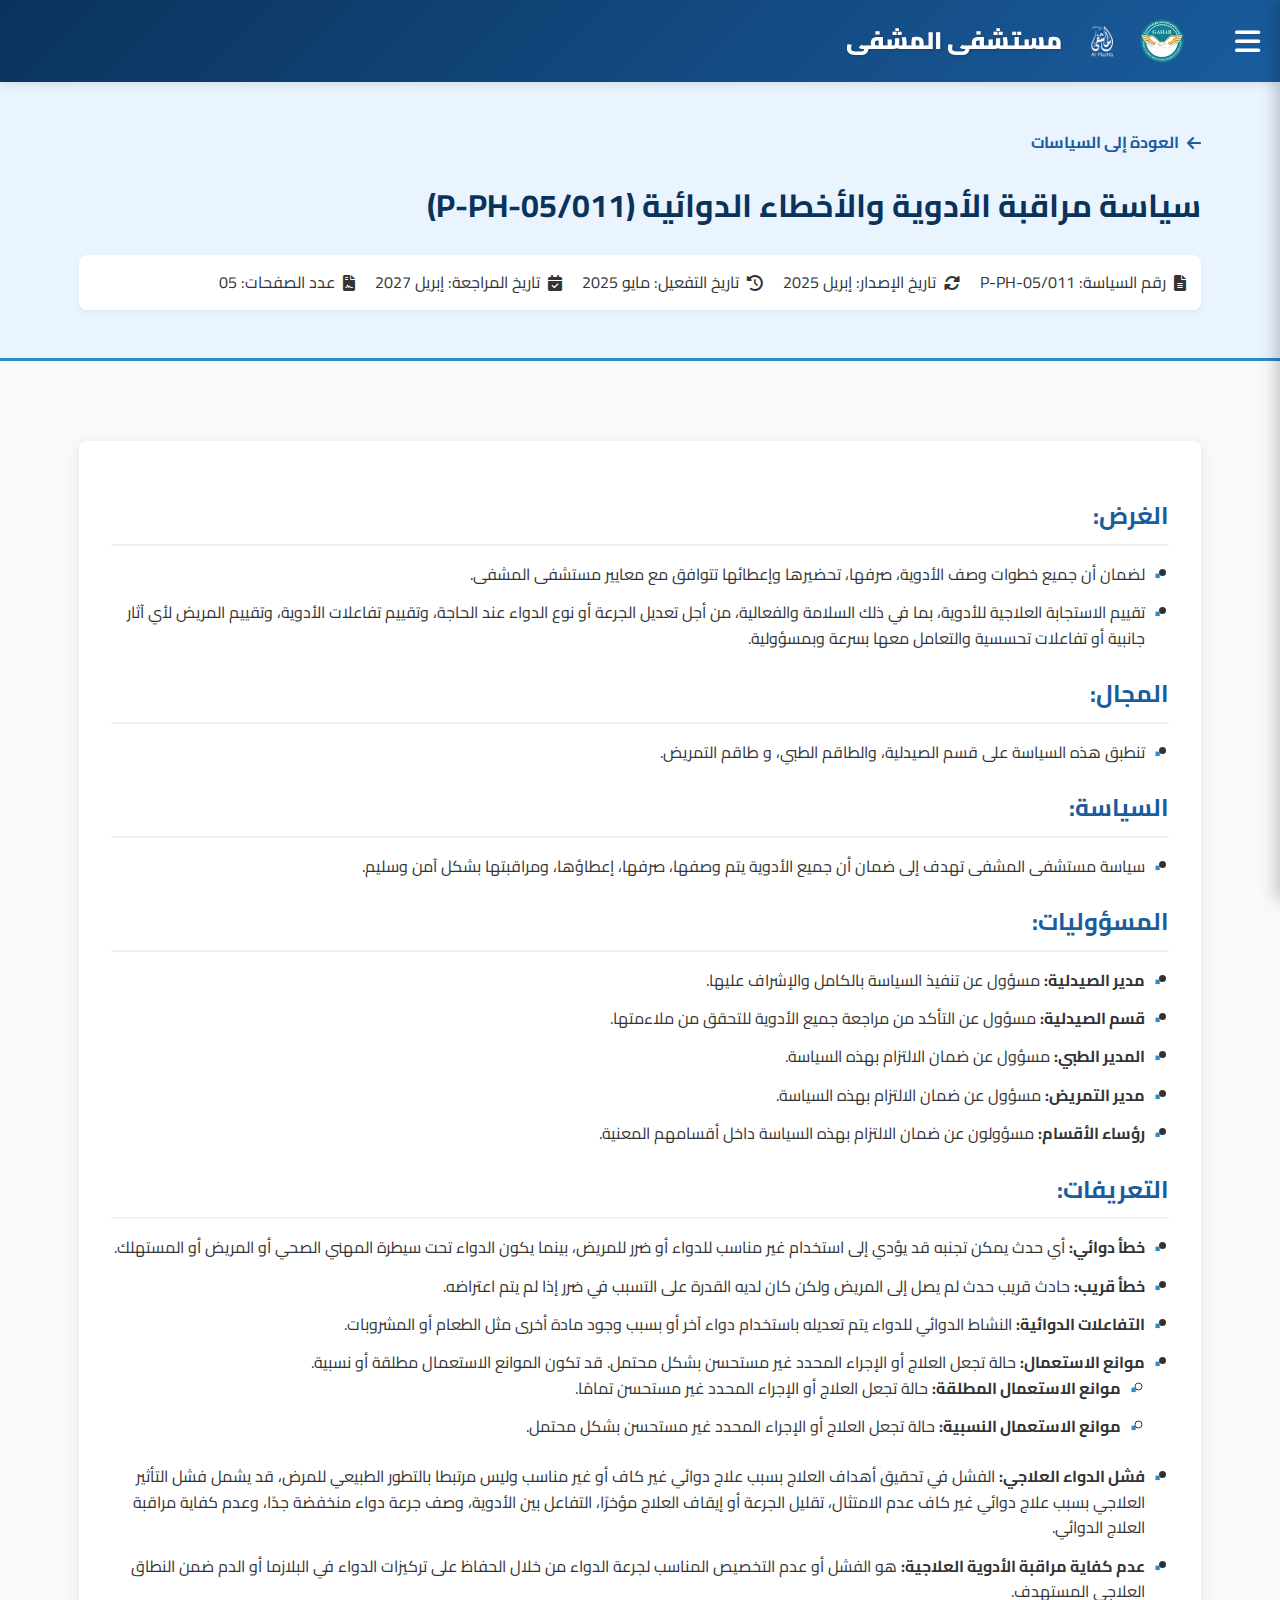
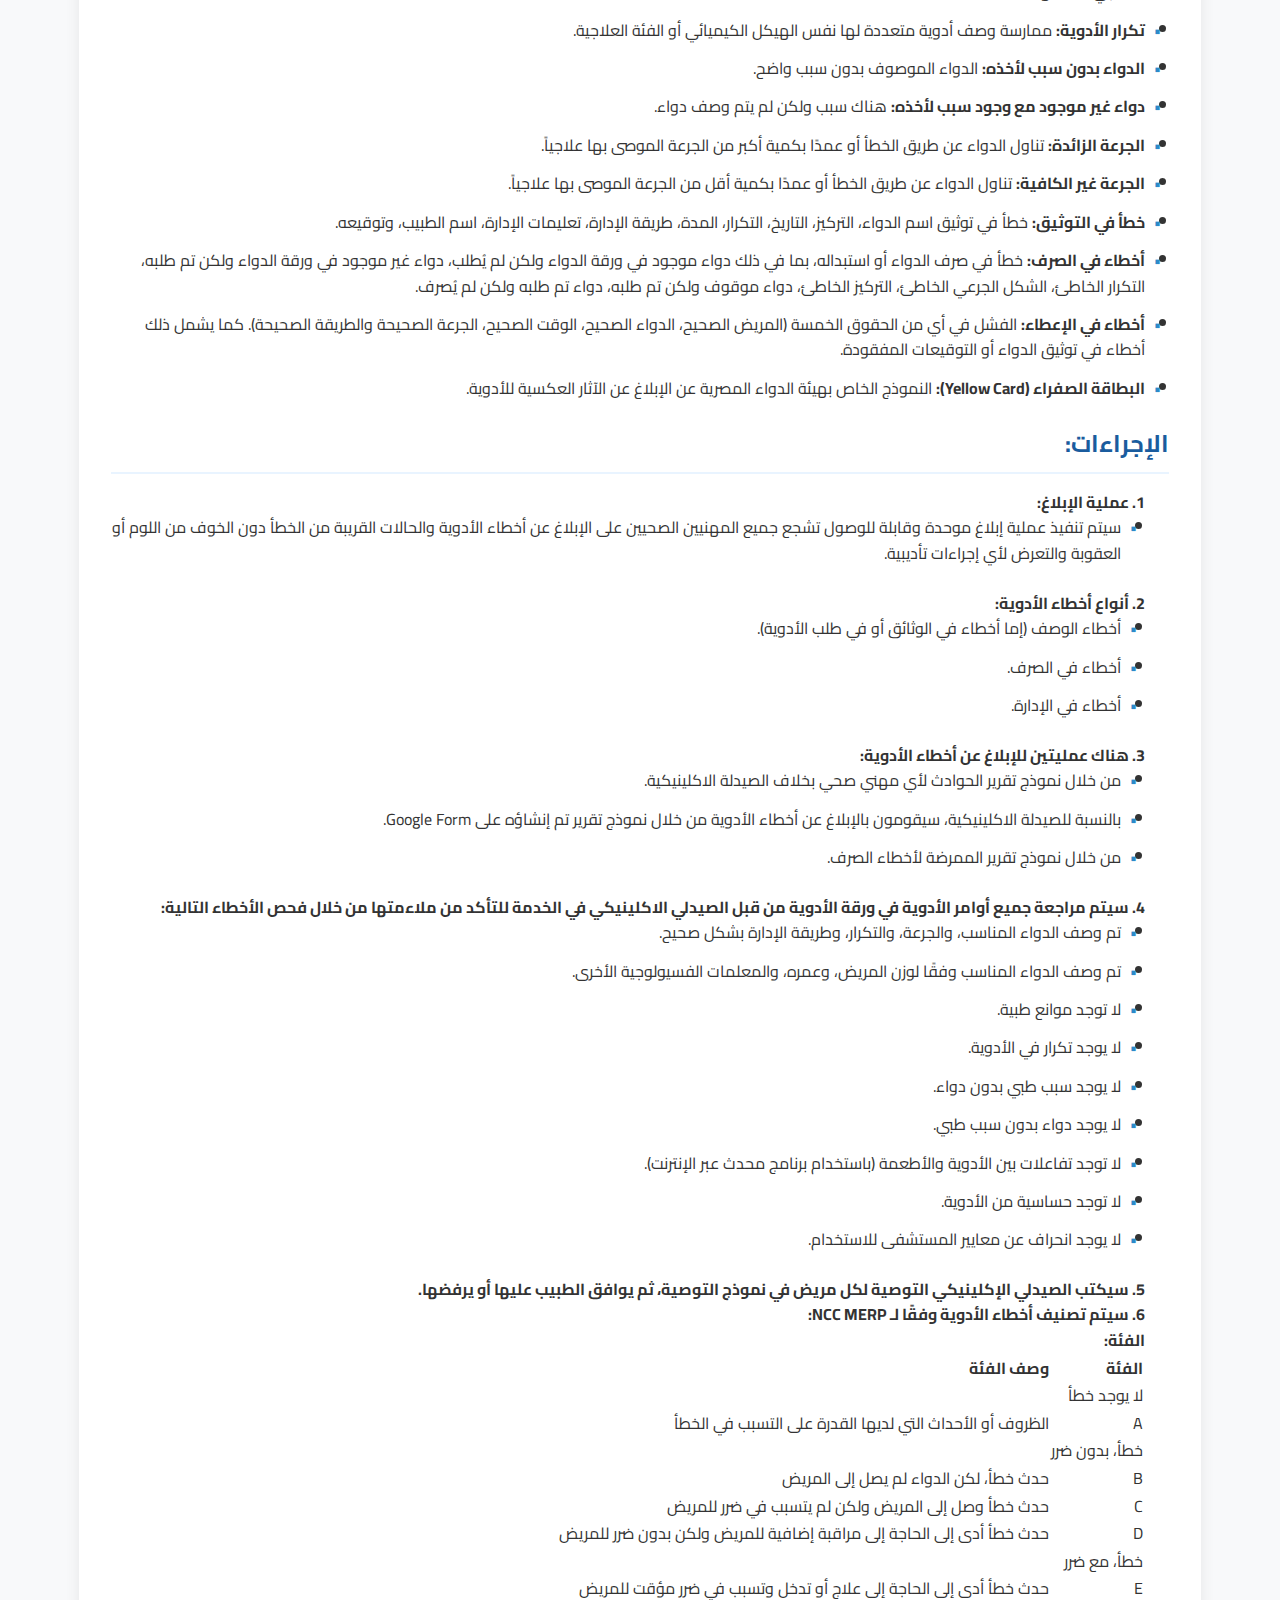
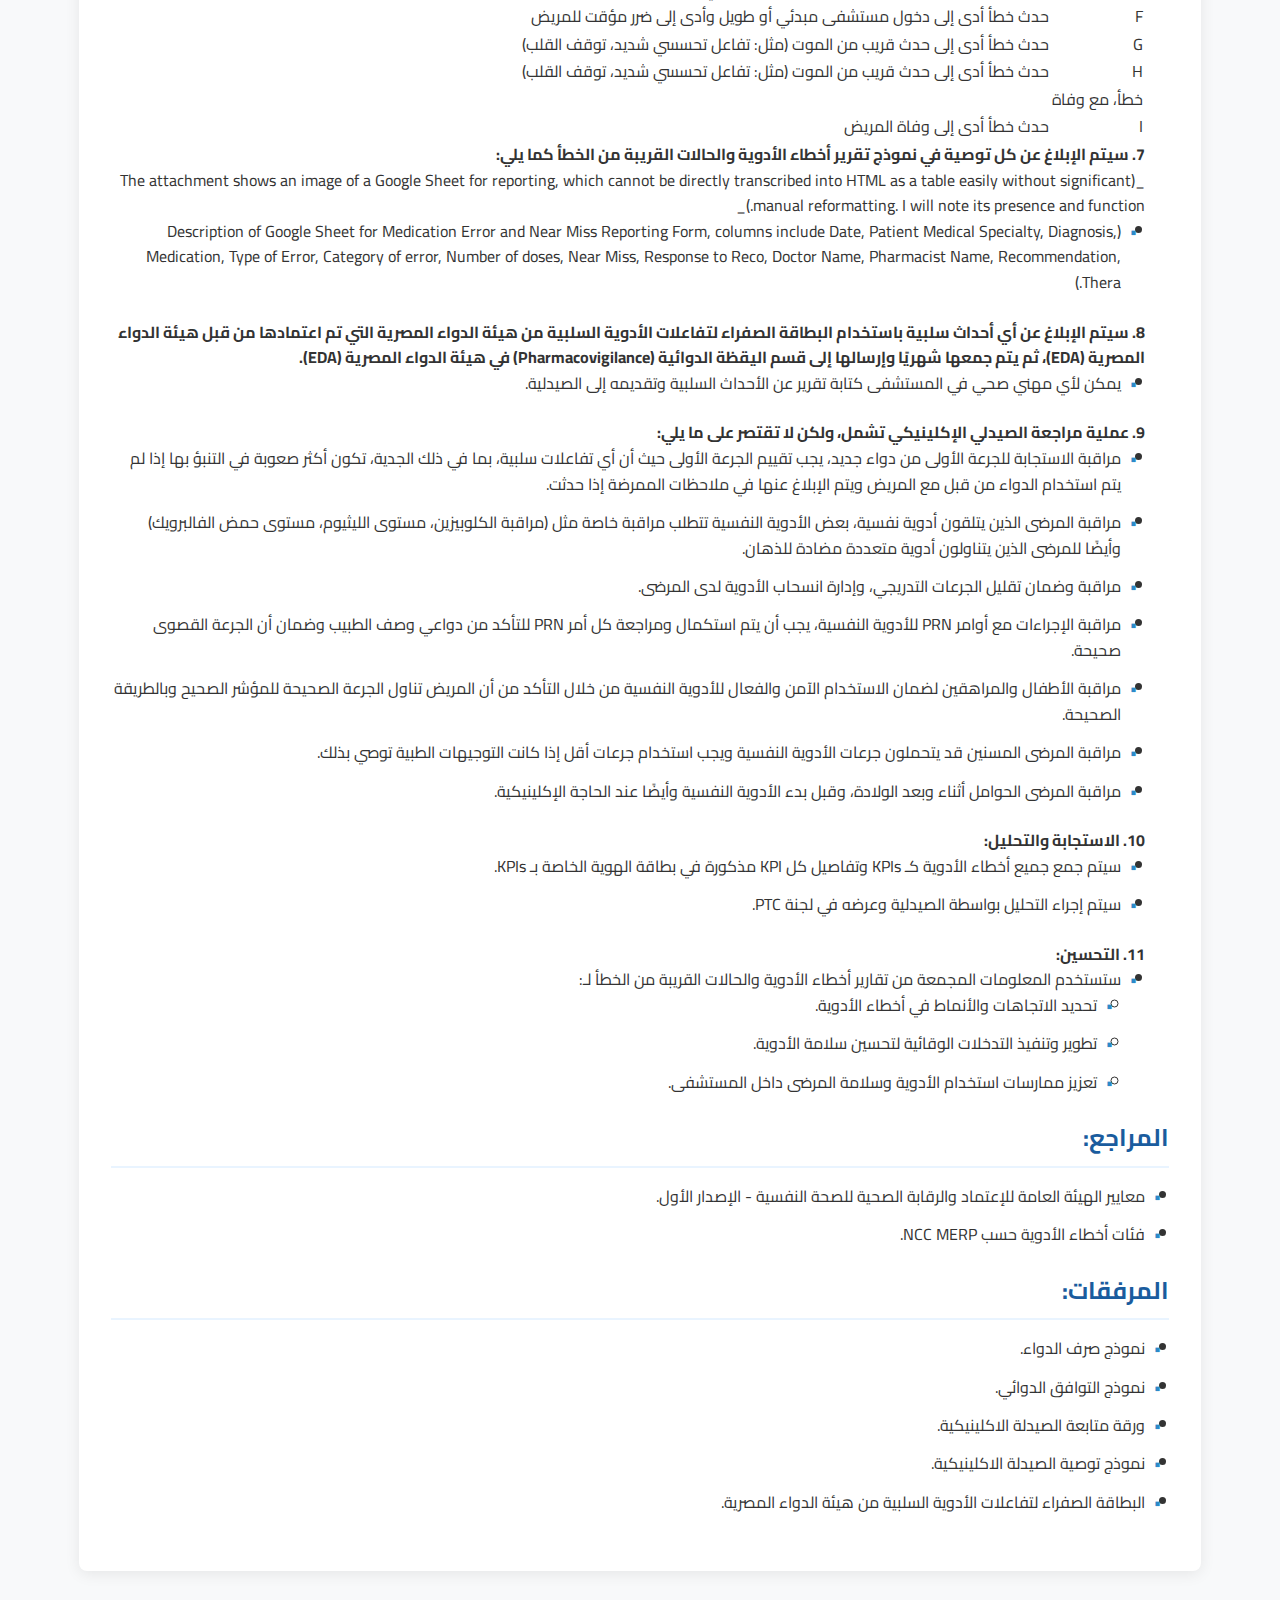
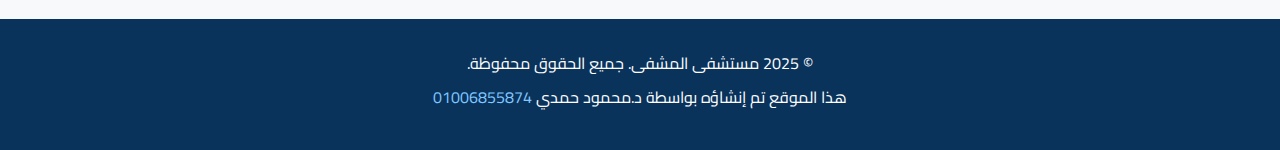
<file: mms12.html>
<!-- P-011-MMS.12- مراقبة الأدوية والأخطاء الدوائية.html -->
<!DOCTYPE html>
<html lang="ar" dir="rtl">
<head>
    <meta charset="UTF-8">
    <meta name="viewport" content="width=device-width, initial-scale=1.0">
    <title>برنامج إدارة الدواء - مستشفى المشفى</title>
    <link href="https://fonts.googleapis.com/css2?family=Cairo:wght@400;700;900&display=swap" rel="stylesheet">
    <link rel="stylesheet" href="https://cdnjs.cloudflare.com/ajax/libs/font-awesome/6.0.0-beta3/css/all.min.css">
    <link rel="stylesheet" href="styles-mms.css">
</head>
<body>
    <header id="main-header">
        <div class="container header-content">
            <div class="burger-menu" id="burgerMenu">
                <i class="fas fa-bars"></i>
            </div>
            <div class="logo-area">
                <div class="logos">
                    <img src="1.svg" alt="شعار المستشفى" class="logo">
                    <img src="2.png" alt="شعار المستشفى" class="logo">
                </div>
                <h1 class="site-title">مستشفى المشفى</h1>
            </div>
        </div>
    </header>

    <nav id="side-nav">
        <div class="close-btn" id="closeNav">
            <i class="fas fa-times"></i>
        </div>
        <ul class="nav-links" id="navLinks">
            <li><a href="index.html">الرئيسية</a></li>
            <li><a href="index.html#overview">نظرة عامة</a></li>
            <li><a href="index.html#policies">السياسات</a></li>
            <li><a href="index.html#roles">مهام الفريق</a></li>
            <li><a href="index.html#periodic-procedures">الإجراءات الدورية</a></li>
        </ul>
    </nav>
    <div id="overlay"></div>

    <main>
        <section class="section-padded policy-header">
            <div class="container">
                <a href="index.html#policies" class="back-link">
                    <i class="fas fa-arrow-right"></i> العودة إلى السياسات
                </a>
                <h2>سياسة مراقبة الأدوية والأخطاء الدوائية (P-PH-05/011)</h2>
                <div class="policy-meta">
                    <span><i class="fas fa-file-alt"></i> رقم السياسة: P-PH-05/011</span>
                    <span><i class="fas fa-sync-alt"></i> تاريخ الإصدار: إبريل 2025</span>
                    <span><i class="fas fa-history"></i> تاريخ التفعيل: مايو 2025</span>
                    <span><i class="fas fa-calendar-check"></i> تاريخ المراجعة: إبريل 2027</span>
                    <span><i class="fas fa-file-contract"></i> عدد الصفحات: 05</span>
                </div>
            </div>
        </section>

        <section class="section-padded">
            <div class="container">
                <div class="policy-content">
                    <h3>الغرض:</h3>
                    <ul>
                        <li>لضمان أن جميع خطوات وصف الأدوية، صرفها، تحضيرها وإعطائها تتوافق مع معايير مستشفى المشفى.</li>
                        <li>تقييم الاستجابة العلاجية للأدوية، بما في ذلك السلامة والفعالية، من أجل تعديل الجرعة أو نوع الدواء عند الحاجة، وتقييم تفاعلات الأدوية، وتقييم المريض لأي آثار جانبية أو تفاعلات تحسسية والتعامل معها بسرعة وبمسؤولية.</li>
                    </ul>
                    
                    <h3>المجال:</h3>
                    <ul>
                        <li>تنطبق هذه السياسة على قسم الصيدلية، والطاقم الطبي، و طاقم التمريض.</li>
                    </ul>
                    
                    <h3>السياسة:</h3>
                    <ul>
                        <li>سياسة مستشفى المشفى تهدف إلى ضمان أن جميع الأدوية يتم وصفها، صرفها، إعطاؤها، ومراقبتها بشكل آمن وسليم.</li>
                    </ul>
                    
                    <h3>المسؤوليات:</h3>
                    <ul>
                        <li><strong>مدير الصيدلية:</strong> مسؤول عن تنفيذ السياسة بالكامل والإشراف عليها.</li>
                        <li><strong>قسم الصيدلية:</strong> مسؤول عن التأكد من مراجعة جميع الأدوية للتحقق من ملاءمتها.</li>
                        <li><strong>المدير الطبي:</strong> مسؤول عن ضمان الالتزام بهذه السياسة.</li>
                        <li><strong>مدير التمريض:</strong> مسؤول عن ضمان الالتزام بهذه السياسة.</li>
                        <li><strong>رؤساء الأقسام:</strong> مسؤولون عن ضمان الالتزام بهذه السياسة داخل أقسامهم المعنية.</li>
                    </ul>
                    
                    <h3>التعريفات:</h3>
                    <ul>
                        <li><strong>خطأ دوائي:</strong> أي حدث يمكن تجنبه قد يؤدي إلى استخدام غير مناسب للدواء أو ضرر للمريض، بينما يكون الدواء تحت سيطرة المهني الصحي أو المريض أو المستهلك.</li>
                        <li><strong>خطأ قريب:</strong> حادث قريب حدث لم يصل إلى المريض ولكن كان لديه القدرة على التسبب في ضرر إذا لم يتم اعتراضه.</li>
                        <li><strong>التفاعلات الدوائية:</strong> النشاط الدوائي للدواء يتم تعديله باستخدام دواء آخر أو بسبب وجود مادة أخرى مثل الطعام أو المشروبات.</li>
                        <li><strong>موانع الاستعمال:</strong> حالة تجعل العلاج أو الإجراء المحدد غير مستحسن بشكل محتمل. قد تكون الموانع الاستعمال مطلقة أو نسبية.
                            <ul>
                                <li><strong>موانع الاستعمال المطلقة:</strong> حالة تجعل العلاج أو الإجراء المحدد غير مستحسن تمامًا.</li>
                                <li><strong>موانع الاستعمال النسبية:</strong> حالة تجعل العلاج أو الإجراء المحدد غير مستحسن بشكل محتمل.</li>
                            </ul>
                        </li>
                        <li><strong>فشل الدواء العلاجي:</strong> الفشل في تحقيق أهداف العلاج بسبب علاج دوائي غير كاف أو غير مناسب وليس مرتبطا بالتطور الطبيعي للمرض، قد يشمل فشل التأثير العلاجي بسبب علاج دوائي غير كاف عدم الامتثال، تقليل الجرعة أو إيقاف العلاج مؤخرًا، التفاعل بين الأدوية، وصف جرعة دواء منخفضة جدًا، وعدم كفاية مراقبة العلاج الدوائي.</li>
                        <li><strong>عدم كفاية مراقبة الأدوية العلاجية:</strong> هو الفشل أو عدم التخصيص المناسب لجرعة الدواء من خلال الحفاظ على تركيزات الدواء في البلازما أو الدم ضمن النطاق العلاجي المستهدف.</li>
                        <li><strong>تكرار الأدوية:</strong> ممارسة وصف أدوية متعددة لها نفس الهيكل الكيميائي أو الفئة العلاجية.</li>
                        <li><strong>الدواء بدون سبب لأخذه:</strong> الدواء الموصوف بدون سبب واضح.</li>
                        <li><strong>دواء غير موجود مع وجود سبب لأخذه:</strong> هناك سبب ولكن لم يتم وصف دواء.</li>
                        <li><strong>الجرعة الزائدة:</strong> تناول الدواء عن طريق الخطأ أو عمدًا بكمية أكبر من الجرعة الموصى بها علاجياً.</li>
                        <li><strong>الجرعة غير الكافية:</strong> تناول الدواء عن طريق الخطأ أو عمدًا بكمية أقل من الجرعة الموصى بها علاجياً.</li>
                        <li><strong>خطأ في التوثيق:</strong> خطأ في توثيق اسم الدواء، التركيز، التاريخ، التكرار، المدة، طريقة الإدارة، تعليمات الإدارة، اسم الطبيب، وتوقيعه.</li>
                        <li><strong>أخطاء في الصرف:</strong> خطأ في صرف الدواء أو استبداله، بما في ذلك دواء موجود في ورقة الدواء ولكن لم يُطلب، دواء غير موجود في ورقة الدواء ولكن تم طلبه، التكرار الخاطئ، الشكل الجرعي الخاطئ، التركيز الخاطئ، دواء موقوف ولكن تم طلبه، دواء تم طلبه ولكن لم يُصرف.</li>
                        <li><strong>أخطاء في الإعطاء:</strong> الفشل في أي من الحقوق الخمسة (المريض الصحيح، الدواء الصحيح، الوقت الصحيح، الجرعة الصحيحة والطريقة الصحيحة). كما يشمل ذلك أخطاء في توثيق الدواء أو التوقيعات المفقودة.</li>
                        <li><strong>البطاقة الصفراء (Yellow Card):</strong> النموذج الخاص بهيئة الدواء المصرية عن الإبلاغ عن الآثار العكسية للأدوية.</li>
                    </ul>
                    
                    <h3>الإجراءات:</h3>
                    <div class="sub-section">
                        <h4>1. عملية الإبلاغ:</h4>
                        <ul>
                            <li>سيتم تنفيذ عملية إبلاغ موحدة وقابلة للوصول تشجع جميع المهنيين الصحيين على الإبلاغ عن أخطاء الأدوية والحالات القريبة من الخطأ دون الخوف من اللوم أو العقوبة والتعرض لأي إجراءات تأديبية.</li>
                        </ul>
                        <h4>2. أنواع أخطاء الأدوية:</h4>
                        <ul>
                            <li>أخطاء الوصف (إما أخطاء في الوثائق أو في طلب الأدوية).</li>
                            <li>أخطاء في الصرف.</li>
                            <li>أخطاء في الإدارة.</li>
                        </ul>
                        <h4>3. هناك عمليتين للإبلاغ عن أخطاء الأدوية:</h4>
                        <ul>
                            <li>من خلال نموذج تقرير الحوادث لأي مهني صحي بخلاف الصيدلة الاكلينيكية.</li>
                            <li>بالنسبة للصيدلة الاكلينيكية، سيقومون بالإبلاغ عن أخطاء الأدوية من خلال نموذج تقرير تم إنشاؤه على Google Form.</li>
                            <li>من خلال نموذج تقرير الممرضة لأخطاء الصرف.</li>
                        </ul>
                        <h4>4. سيتم مراجعة جميع أوامر الأدوية في ورقة الأدوية من قبل الصيدلي الاكلينيكي في الخدمة للتأكد من ملاءمتها من خلال فحص الأخطاء التالية:</h4>
                        <ul>
                            <li>تم وصف الدواء المناسب، والجرعة، والتكرار، وطريقة الإدارة بشكل صحيح.</li>
                            <li>تم وصف الدواء المناسب وفقًا لوزن المريض، وعمره، والمعلمات الفسيولوجية الأخرى.</li>
                            <li>لا توجد موانع طبية.</li>
                            <li>لا يوجد تكرار في الأدوية.</li>
                            <li>لا يوجد سبب طبي بدون دواء.</li>
                            <li>لا يوجد دواء بدون سبب طبي.</li>
                            <li>لا توجد تفاعلات بين الأدوية والأطعمة (باستخدام برنامج محدث عبر الإنترنت).</li>
                            <li>لا توجد حساسية من الأدوية.</li>
                            <li>لا يوجد انحراف عن معايير المستشفى للاستخدام.</li>
                        </ul>
                        <h4>5. سيكتب الصيدلي الإكلينيكي التوصية لكل مريض في نموذج التوصية، ثم يوافق الطبيب عليها أو يرفضها.</h4>
                        <h4>6. سيتم تصنيف أخطاء الأدوية وفقًا لـ NCC MERP:</h4>
                        <p><strong>الفئة:</strong></p>
                        <table>
                            <thead>
                                <tr>
                                    <th>الفئة</th>
                                    <th>وصف الفئة</th>
                                </tr>
                            </thead>
                            <tbody>
                                <tr>
                                    <td>لا يوجد خطأ</td>
                                    <td></td>
                                </tr>
                                <tr>
                                    <td>A</td>
                                    <td>الظروف أو الأحداث التي لديها القدرة على التسبب في الخطأ</td>
                                </tr>
                                <tr>
                                    <td>خطأ، بدون ضرر</td>
                                    <td></td>
                                </tr>
                                <tr>
                                    <td>B</td>
                                    <td>حدث خطأ، لكن الدواء لم يصل إلى المريض</td>
                                </tr>
                                <tr>
                                    <td>C</td>
                                    <td>حدث خطأ وصل إلى المريض ولكن لم يتسبب في ضرر للمريض</td>
                                </tr>
                                <tr>
                                    <td>D</td>
                                    <td>حدث خطأ أدى إلى الحاجة إلى مراقبة إضافية للمريض ولكن بدون ضرر للمريض</td>
                                </tr>
                                <tr>
                                    <td>خطأ، مع ضرر</td>
                                    <td></td>
                                </tr>
                                <tr>
                                    <td>E</td>
                                    <td>حدث خطأ أدى إلى الحاجة إلى علاج أو تدخل وتسبب في ضرر مؤقت للمريض</td>
                                </tr>
                                <tr>
                                    <td>F</td>
                                    <td>حدث خطأ أدى إلى دخول مستشفى مبدئي أو طويل وأدى إلى ضرر مؤقت للمريض</td>
                                </tr>
                                <tr>
                                    <td>G</td>
                                    <td>حدث خطأ أدى إلى حدث قريب من الموت (مثل: تفاعل تحسسي شديد، توقف القلب)</td>
                                </tr>
                                <tr>
                                    <td>H</td>
                                    <td>حدث خطأ أدى إلى حدث قريب من الموت (مثل: تفاعل تحسسي شديد، توقف القلب)</td>
                                </tr>
                                <tr>
                                    <td>خطأ، مع وفاة</td>
                                    <td></td>
                                </tr>
                                <tr>
                                    <td>I</td>
                                    <td>حدث خطأ أدى إلى وفاة المريض</td>
                                </tr>
                            </tbody>
                        </table>
                        <h4>7. سيتم الإبلاغ عن كل توصية في نموذج تقرير أخطاء الأدوية والحالات القريبة من الخطأ كما يلي:</h4>
                        <p>_(The attachment shows an image of a Google Sheet for reporting, which cannot be directly transcribed into HTML as a table easily without significant manual reformatting. I will note its presence and function.)_</p>
                        <ul>
                            <li>(Description of Google Sheet for Medication Error and Near Miss Reporting Form, columns include Date, Patient Medical Specialty, Diagnosis, Medication, Type of Error, Category of error, Number of doses, Near Miss, Response to Reco, Doctor Name, Pharmacist Name, Recommendation, Thera.)</li>
                        </ul>
                        <h4>8. سيتم الإبلاغ عن أي أحداث سلبية باستخدام البطاقة الصفراء لتفاعلات الأدوية السلبية من هيئة الدواء المصرية التي تم اعتمادها من قبل هيئة الدواء المصرية (EDA)، ثم يتم جمعها شهريًا وإرسالها إلى قسم اليقظة الدوائية (Pharmacovigilance) في هيئة الدواء المصرية (EDA).</h4>
                        <ul>
                            <li>يمكن لأي مهني صحي في المستشفى كتابة تقرير عن الأحداث السلبية وتقديمه إلى الصيدلية.</li>
                        </ul>
                        <h4>9. عملية مراجعة الصيدلي الإكلينيكي تشمل، ولكن لا تقتصر على ما يلي:</h4>
                        <ul>
                            <li>مراقبة الاستجابة للجرعة الأولى من دواء جديد، يجب تقييم الجرعة الأولى حيث أن أي تفاعلات سلبية، بما في ذلك الجدية، تكون أكثر صعوبة في التنبؤ بها إذا لم يتم استخدام الدواء من قبل مع المريض ويتم الإبلاغ عنها في ملاحظات الممرضة إذا حدثت.</li>
                            <li>مراقبة المرضى الذين يتلقون أدوية نفسية، بعض الأدوية النفسية تتطلب مراقبة خاصة مثل (مراقبة الكلوبيزين، مستوى الليثيوم، مستوى حمض الفالبرويك) وأيضًا للمرضى الذين يتناولون أدوية متعددة مضادة للذهان.</li>
                            <li>مراقبة وضمان تقليل الجرعات التدريجي، وإدارة انسحاب الأدوية لدى المرضى.</li>
                            <li>مراقبة الإجراءات مع أوامر PRN للأدوية النفسية، يجب أن يتم استكمال ومراجعة كل أمر PRN للتأكد من دواعي وصف الطبيب وضمان أن الجرعة القصوى صحيحة.</li>
                            <li>مراقبة الأطفال والمراهقين لضمان الاستخدام الآمن والفعال للأدوية النفسية من خلال التأكد من أن المريض تناول الجرعة الصحيحة للمؤشر الصحيح وبالطريقة الصحيحة.</li>
                            <li>مراقبة المرضى المسنين قد يتحملون جرعات الأدوية النفسية ويجب استخدام جرعات أقل إذا كانت التوجيهات الطبية توصي بذلك.</li>
                            <li>مراقبة المرضى الحوامل أثناء وبعد الولادة، وقبل بدء الأدوية النفسية وأيضًا عند الحاجة الإكلينيكية.</li>
                        </ul>
                        <h4>10. الاستجابة والتحليل:</h4>
                        <ul>
                            <li>سيتم جمع جميع أخطاء الأدوية كـ KPIs وتفاصيل كل KPI مذكورة في بطاقة الهوية الخاصة بـ KPIs.</li>
                            <li>سيتم إجراء التحليل بواسطة الصيدلية وعرضه في لجنة PTC.</li>
                        </ul>
                        <h4>11. التحسين:</h4>
                        <ul>
                            <li>ستستخدم المعلومات المجمعة من تقارير أخطاء الأدوية والحالات القريبة من الخطأ لـ:
                                <ul>
                                    <li>تحديد الاتجاهات والأنماط في أخطاء الأدوية.</li>
                                    <li>تطوير وتنفيذ التدخلات الوقائية لتحسين سلامة الأدوية.</li>
                                    <li>تعزيز ممارسات استخدام الأدوية وسلامة المرضى داخل المستشفى.</li>
                                </ul>
                            </li>
                        </ul>
                    </div>
                    
                    <h3>المراجع:</h3>
                    <ul>
                        <li>معايير الهيئة العامة للإعتماد والرقابة الصحية للصحة النفسية - الإصدار الأول.</li>
                        <li>فئات أخطاء الأدوية حسب NCC MERP.</li>
                    </ul>
                    
                    <h3>المرفقات:</h3>
                    <ul>
                        <li>نموذج صرف الدواء.</li>
                        <li>نموذج التوافق الدوائي.</li>
                        <li>ورقة متابعة الصيدلة الاكلينيكية.</li>
                        <li>نموذج توصية الصيدلة الاكلينيكية.</li>
                        <li>البطاقة الصفراء لتفاعلات الأدوية السلبية من هيئة الدواء المصرية.</li>
                    </ul>
                </div>
            </div>
        </section>
    </main>

    <footer id="main-footer">
        <div class="container footer-content">
            <p>&copy; 2025 مستشفى المشفى. جميع الحقوق محفوظة.</p>
            <p>هذا الموقع تم إنشاؤه بواسطة د.محمود حمدي <a href="tel:+201006855874" class="phone-number">01006855874</a></p>
        </div>
    </footer>

    <script>
        document.getElementById('burgerMenu').addEventListener('click', function() {
            const navLinks = document.getElementById('navLinks');
            navLinks.classList.toggle('show');
        });
    </script>
</body>
</html>
</file>
<file: styles.css>
:root {
    --primary-color: #2ECC71;
    --primary-dark: #27AE60;
    --secondary-color: #3498DB;
    --secondary-dark: #2980B9;
    --accent-color: #ebe8dd;
    --accent-dark: #F39C12;
    --text-color: #2C3E50;
    --light-text-color: #ECF0F1;
    --background-light: #F9F9F9;
    --background-dark: #ECF0F1;
    --shadow-color: rgba(44, 62, 80, 0.2);
    --glowing-color-light: rgba(46, 204, 113, 0.4);
    --glowing-color-dark: rgba(46, 204, 113, 0.8);
    --gradient-1-start: #2ECC71;
    --gradient-1-end: #3498DB;
    --gradient-2-start: #34495E;
    --gradient-2-end: #2C3E50;
    --role-card-1: #e3f2fd;
    --role-card-2: #e8f5e9;
    --role-card-3: #fff8e1;
    --role-card-4: #fbe9e7;
}

* {
    box-sizing: border-box;
    margin: 0;
    padding: 0;
}

html {
    scroll-behavior: smooth;
    overflow-x: hidden;
}

body {
    font-family: 'Cairo', sans-serif;
    line-height: 1.6;
    color: var(--text-color);
    background: linear-gradient(135deg, var(--background-light), var(--background-dark));
    direction: rtl;
    text-align: right;
    padding-top: 70px;
    overflow-x: hidden;
    max-width: 100vw;
}

.container {
    max-width: 1200px;
    margin: 0 auto;
    padding: 0 15px;
}

a {
    color: var(--secondary-color);
    text-decoration: none;
    transition: color 0.3s ease;
}

a:hover {
    color: var(--primary-dark);
}

ul {
    list-style: none;
    padding-right: 20px;
}

li {
    margin-bottom: 10px;
    position: relative;
}

li:before {
    content: "•";
    color: var(--primary-color);
    font-weight: bold;
    margin-left: 10px;
}

h1, h2, h3, h4 {
    color: var(--text-color);
    margin-bottom: 15px;
    font-weight: 900;
}

h2 {
    font-size: 1.8em;
    text-align: center;
    margin-bottom: 30px;
    position: relative;
    padding-bottom: 15px;
}

h2::after {
    content: '';
    position: absolute;
    bottom: 0;
    right: 50%;
    transform: translateX(50%);
    width: 80px;
    height: 5px;
    background: linear-gradient(to right, var(--primary-color), var(--secondary-color));
    border-radius: 5px;
}

h3 {
    font-size: 1.5em;
    margin-top: 25px;
    color: var(--secondary-dark);
    border-bottom: 2px solid var(--primary-color);
    padding-bottom: 8px;
}

h4 {
    font-size: 1.3em;
    color: var(--primary-dark);
    margin: 20px 0 10px;
}

p {
    margin-bottom: 15px;
    color: var(--text-color);
    line-height: 1.8;
}

.section-padded {
    padding: 40px 0;
    position: relative;
    z-index: 1;
}

.section-gradient {
    background: linear-gradient(135deg, var(--gradient-1-start), var(--gradient-1-end));
    color: var(--light-text-color);
}

.section-gradient h2, .section-gradient p, .section-gradient h3, .section-gradient li {
    color: var(--light-text-color);
}

.section-gradient h2::after {
    background: linear-gradient(to right, var(--accent-color), var(--primary-color));
}

/* Header */
#main-header {
    background: var(--text-color);
    padding: 12px 0;
    box-shadow: 0 4px 15px rgba(0,0,0,0.2);
    position: fixed;
    width: 100%;
    top: 0;
    left: 0;
    z-index: 1000;
}

.header-content {
    display: flex;
    align-items: center;
    justify-content: flex-start;
}

.logo-area {
    display: flex;
    align-items: center;
    gap: 10px;
    margin-right: auto;
    margin-left: auto;
}

.site-title {
    font-size: 1.3em;
    margin: 0;
    color: var(--primary-color);
    font-weight: 900;
}

.logos {
    display: flex;
    gap: 10px;
    align-items: center;
}

.logo {
    height: 40px;
    width: auto;
}

.burger-menu {
    display: block;
    font-size: 1.8em;
    cursor: pointer;
    color: var(--primary-color);
    position: absolute;
    right: 20px;
    z-index: 1002;
}

/* Side Navigation Panel */
#side-nav {
    position: fixed;
    top: 0;
    right: -300px;
    width: 300px;
    height: 100vh;
    background: var(--text-color);
    box-shadow: -5px 0 15px rgba(0,0,0,0.2);
    z-index: 1001;
    transition: right 0.3s ease;
    padding-top: 70px;
    overflow-y: auto;
}

#side-nav.active {
    right: 0;
}

.close-btn {
    position: absolute;
    top: 15px;
    left: 15px;
    color: var(--light-text-color);
    font-size: 1.5em;
    cursor: pointer;
}

.nav-links {
    display: flex;
    flex-direction: column;
    padding: 20px;
}

.nav-links li {
    margin: 15px 0;
}

.nav-links a {
    font-size: 1.1em;
    font-weight: 700;
    color: var(--light-text-color);
    display: block;
    padding: 10px 0;
    transition: color 0.3s ease;
}

.nav-links a:hover {
    color: var(--accent-color);
}

#overlay {
    position: fixed;
    top: 0;
    left: 0;
    width: 100%;
    height: 100%;
    background: rgba(0,0,0,0.5);
    z-index: 999;
    display: none;
}

#overlay.active {
    display: block;
}

/* Hero Section */
#hero {
    background: linear-gradient(rgba(0, 0, 0, 0.7), rgba(0, 0, 0, 0.7)), url('3.png') no-repeat center center/cover;
    min-height: 70vh;
    display: flex;
    align-items: center;
    justify-content: center;
    text-align: center;
    position: relative;
    padding: 20px;
}

.hero-content {
    z-index: 2;
    max-width: 800px;
}

#hero h2 {
    font-size: 1.8em;
    color: var(--light-text-color);
    text-shadow: 3px 3px 6px rgba(0,0,0,0.5);
    margin-bottom: 20px;
}

#hero p {
    font-size: 1.1em;
    color: var(--light-text-color);
    margin-bottom: 30px;
}

/* Overview Section */
.overview-grid {
    display: grid;
    grid-template-columns: repeat(auto-fit, minmax(250px, 1fr));
    gap: 20px;
    margin-top: 30px;
}

.overview-item {
    background-color: rgba(255, 255, 255, 0.1);
    padding: 20px;
    border-radius: 10px;
    text-align: center;
    box-shadow: 0 5px 15px rgba(0,0,0,0.1);
    transition: all 0.4s ease;
    backdrop-filter: blur(5px);
}

.overview-item:hover {
    transform: translateY(-5px);
    box-shadow: 0 8px 20px rgba(0,0,0,0.2);
}

.overview-item .icon-large {
    font-size: 3em;
    color: var(--accent-color);
    margin-bottom: 15px;
}

.overview-item h3 {
    font-size: 1.4em;
    color: var(--accent-color);
    margin-bottom: 10px;
    border-bottom: none;
}

.overview-item p {
    color: var(--light-text-color);
    font-size: 0.95em;
}

/* Policy Cards */
.policy-cards {
    display: grid;
    grid-template-columns: repeat(auto-fit, minmax(300px, 1fr));
    gap: 25px;
    margin-top: 30px;
}

.policy-card {
    background: white;
    border-radius: 12px;
    overflow: hidden;
    box-shadow: 0 8px 20px rgba(0,0,0,0.1);
    transition: all 0.3s ease;
    display: block;
    position: relative;
    padding: 25px;
    text-align: center;
}

.policy-card:hover {
    transform: translateY(-10px);
    box-shadow: 0 12px 25px rgba(0,0,0,0.15);
}

.policy-icon {
    width: 70px;
    height: 70px;
    background: linear-gradient(135deg, var(--primary-color), var(--secondary-color));
    border-radius: 50%;
    display: flex;
    align-items: center;
    justify-content: center;
    margin: 0 auto 20px;
    color: white;
    font-size: 1.8em;
}

.policy-card h3 {
    color: var(--text-color);
    margin: 15px 0;
    font-size: 1.3em;
    border: none;
}

.policy-card p {
    color: var(--text-color);
    margin-bottom: 20px;
    font-size: 0.95em;
    min-height: 60px;
}

.policy-more {
    color: var(--primary-color);
    font-weight: 700;
    display: flex;
    align-items: center;
    justify-content: center;
    gap: 8px;
    transition: all 0.3s ease;
}

.policy-card:hover .policy-more {
    transform: translateX(-10px);
}

/* Roles Section */
.role-grid {
    display: grid;
    grid-template-columns: repeat(auto-fit, minmax(280px, 1fr));
    gap: 25px;
    margin-top: 30px;
}

.role-card {
    padding: 20px;
    border-radius: 10px;
    box-shadow: 0 5px 15px rgba(0,0,0,0.1);
    transition: all 0.4s ease;
    position: relative;
    overflow: hidden;
    border-top: 5px solid var(--primary-color);
}

.role-card:nth-child(1) {
    background-color: var(--role-card-1);
}
.role-card:nth-child(2) {
    background-color: var(--role-card-2);
}
.role-card:nth-child(3) {
    background-color: var(--role-card-3);
}
.role-card:nth-child(4) {
    background-color: var(--role-card-4);
}

.role-card:hover {
    transform: translateY(-5px);
    box-shadow: 0 8px 20px rgba(0,0,0,0.15);
}

.role-card .icon-medium {
    font-size: 2.5em;
    color: var(--secondary-color);
    margin-bottom: 15px;
    text-align: center;
    width: 100%;
}

.role-card h3 {
    color: var(--primary-color);
    text-align: center;
    margin-bottom: 15px;
    font-size: 1.5em;
    border-bottom: 2px solid var(--primary-color);
}

.role-card ul {
    color: var(--text-color);
}

/* Periodic Procedures Section */
.periodic-table {
    width: 100%;
    border-collapse: collapse;
    margin-top: 20px;
    font-size: 0.9em;
    box-shadow: 0 5px 15px rgba(0,0,0,0.1);
    border-radius: 10px;
    overflow: hidden;
}

.periodic-table th, .periodic-table td {
    padding: 12px 10px;
    text-align: right;
    border: 1px solid #dee2e6;
}

.periodic-table th {
    background-color: var(--primary-color);
    color: white;
    font-weight: 700;
}

.periodic-table tr:nth-child(even) {
    background-color: #f8f9fa;
}

.periodic-table tr:hover {
    background-color: #e9ecef;
}

/* Footer */
#main-footer {
    background: var(--text-color);
    color: var(--light-text-color);
    text-align: center;
    padding: 25px 0;
    font-size: 0.95em;
    margin-top: 50px;
}

.footer-content p {
    margin: 5px 0;
    color: var(--light-text-color);
}

.footer-content a {
    color: var(--accent-color);
    font-weight: 700;
}
.footer-content a:hover {
    color: var(--primary-color);
}

/* Mobile optimizations */
@media (max-width: 768px) {
    h2 {
        font-size: 1.6em;
    }
    
    h3 {
        font-size: 1.4em;
    }
    
    #hero {
        min-height: 60vh;
    }
    
    #hero h2 {
        font-size: 1.6em;
    }
    
    .section-padded {
        padding: 30px 0;
    }
    
    .overview-grid, .role-grid, .policy-cards {
        grid-template-columns: 1fr;
    }
    
    .periodic-table {
        font-size: 0.8em;
    }
    
    .policy-card {
        padding: 20px;
    }

    .logos {
        gap: 5px;
    }
    
    .logo {
        height: 30px;
    }
    
    body {
        overflow-x: hidden;
    }
    
    .container {
        padding: 0 10px;
    }
    
    #side-nav {
        width: 250px;
    }
}

@media (max-width: 480px) {
    body {
        padding-top: 60px;
    }
    
    h2 {
        font-size: 1.4em;
    }
    
    h3 {
        font-size: 1.3em;
    }
    
    #hero h2 {
        font-size: 1.4em;
    }
    
    .role-card, .policy-card {
        padding: 15px;
    }
    
    .periodic-table {
        font-size: 0.75em;
    }
    
    .policy-icon {
        width: 60px;
        height: 60px;
        font-size: 1.5em;
    }
    
    #side-nav {
        width: 220px;
    }
}
</file>
<file: styles-mms.css>
:root {
    --primary: #1a5c9e;
    --secondary: #2c8ac9;
    --light: #e9f4ff;
    --dark: #0a335c;
}
* {
    box-sizing: border-box;
    margin: 0;
    padding: 0;
}
body {
    font-family: 'Cairo', sans-serif;
    background-color: #f8f9fa;
    color: #333;
    line-height: 1.6;
    direction: rtl;
    text-align: right;
    padding-top: 0px;
}
.container {
    width: 90%;
    max-width: 1200px;
    margin: 0 auto;
    padding: 0 15px;
}
header {
    background: linear-gradient(135deg, var(--dark), var(--primary));
    color: white;
    padding: 1rem ;
    box-shadow: 0 2px 10px rgba(0,0,0,0.1);
    position: sticky;
    top: 0;
    z-index: 1000;
}
.header-content {
    display: flex;
    justify-content: space-between;
    align-items: center;
    flex-wrap: wrap;
}
.logo-area {
    display: flex;
    align-items: center;
    gap: 15px;
}
.logos {
    display: flex;
    gap: 10px;
}
.logo {
    height: 50px;
}
.site-title {
    font-weight: 900;
    font-size: 1.5rem;
    text-shadow: 1px 1px 3px rgba(0,0,0,0.2);
}
/* The following nav and burger-menu rules are modified for the side panel */
.burger-menu {
    display: block;
    font-size: 1.8em;
    cursor: pointer;
    color: white;
    position: absolute;
    right: 20px;
    z-index: 1002;
}

/* Side Navigation Panel */
#side-nav {
    position: fixed;
    top: 0;
    right: -300px;
    width: 300px;
    height: 100vh;
    background: var(--dark);
    box-shadow: -5px 0 15px rgba(0,0,0,0.2);
    z-index: 1001;
    transition: right 0.3s ease;
    padding-top: 70px;
    overflow-y: auto;
}

#side-nav.active {
    right: 0;
}

.close-btn {
    position: absolute;
    top: 15px;
    left: 15px;
    color: white;
    font-size: 1.5em;
    cursor: pointer;
}

.nav-links {
    display: flex;
    flex-direction: column;
    padding: 20px;
}

.nav-links li {
    margin: 15px 0;
}

.nav-links a {
    font-size: 1.1em;
    font-weight: 700;
    color: white;
    display: block;
    padding: 10px 0;
    transition: color 0.3s ease;
}

.nav-links a:hover {
    color: var(--secondary);
}

#overlay {
    position: fixed;
    top: 0;
    left: 0;
    width: 100%;
    height: 100%;
    background: rgba(0,0,0,0.5);
    z-index: 999;
    display: none;
}

#overlay.active {
    display: block;
}

.section-padded {
    padding: 3rem 0;
}
.policy-header {
    background-color: var(--light);
    border-bottom: 3px solid var(--secondary);
}
.back-link {
    display: inline-flex;
    align-items: center;
    gap: 8px;
    color: var(--primary);
    text-decoration: none;
    font-weight: 700;
    margin-bottom: 1.5rem;
}
.back-link i {
    transform: rotate(180deg);
}
.policy-meta {
    background: white;
    padding: 15px;
    border-radius: 8px;
    box-shadow: 0 2px 5px rgba(0,0,0,0.05);
    margin-top: 1.5rem;
    display: flex;
    gap: 20px;
}
.policy-meta span {
    display: flex;
    align-items: center;
    gap: 8px;
}
.policy-content {
    background: white;
    padding: 2rem;
    border-radius: 8px;
    box-shadow: 0 3px 15px rgba(0,0,0,0.08);
    margin-top: 2rem;
}
h2 {
    color: var(--dark);
    font-size: 2rem;
    margin-bottom: 1rem;
}
h3 {
    color: var(--primary);
    font-size: 1.5rem;
    margin: 1.5rem 0 1rem;
    padding-bottom: 0.5rem;
    border-bottom: 2px solid var(--light);
}
ul {
    padding-right: 1.5rem;
    margin-bottom: 1.5rem;
}
li {
    margin-bottom: 0.8rem;
    position: relative;
}
li:before {
    content: "•";
    color: var(--secondary);
    font-weight: bold;
    display: inline-block;
    width: 1em;
    margin-right: -1em;
}
.sub-section {
    padding-right: 1.5rem;
    margin-bottom: 1rem;
}
.signature-table {
    width: 100%;
    border-collapse: collapse;
    margin: 1.5rem 0;
    box-shadow: 0 1px 3px rgba(0,0,0,0.1);
}
.signature-table th,
.signature-table td {
    padding: 12px 15px;
    text-align: center;
    border: 1px solid #ddd;
}
.signature-table th {
    background-color: var(--light);
    font-weight: 700;
}
footer {
    background-color: var(--dark);
    color: white;
    padding: 2rem 0;
    text-align: center;
}
.footer-content p {
    margin-bottom: 0.5rem;
}
.phone-number {
    color: #80c7ff;
    text-decoration: none;
}
@media (max-width: 992px) {
    nav ul {
        display: none;
        flex-direction: column;
        width: 100%;
        margin-top: 1rem;
    }
    .policy-meta {
        flex-direction: column;
        gap: 10px;
    }
    .logo-area {
        margin-right: auto;
    }
}
@media (max-width: 768px) {
    #side-nav {
        width: 250px;
    }
}

@media (max-width: 480px) {
    #side-nav {
        width: 220px;
    }
}
</file>
